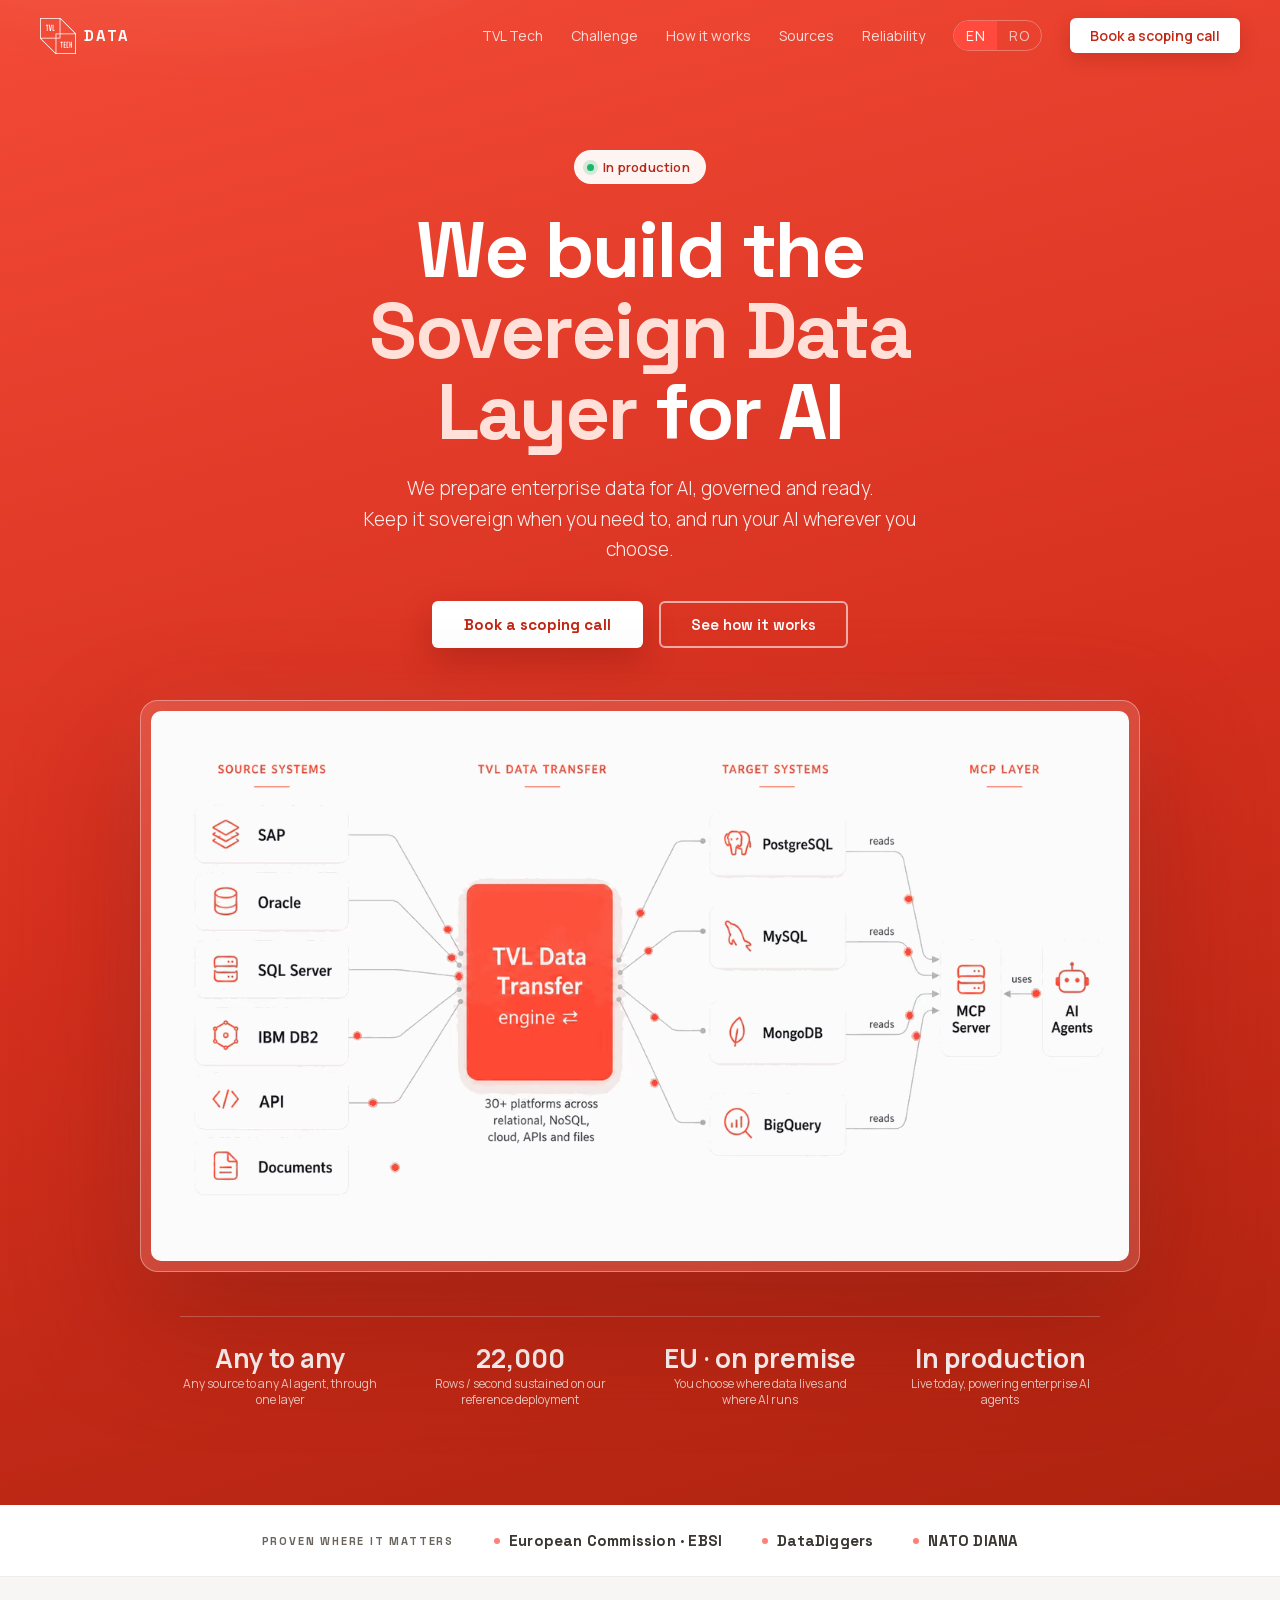
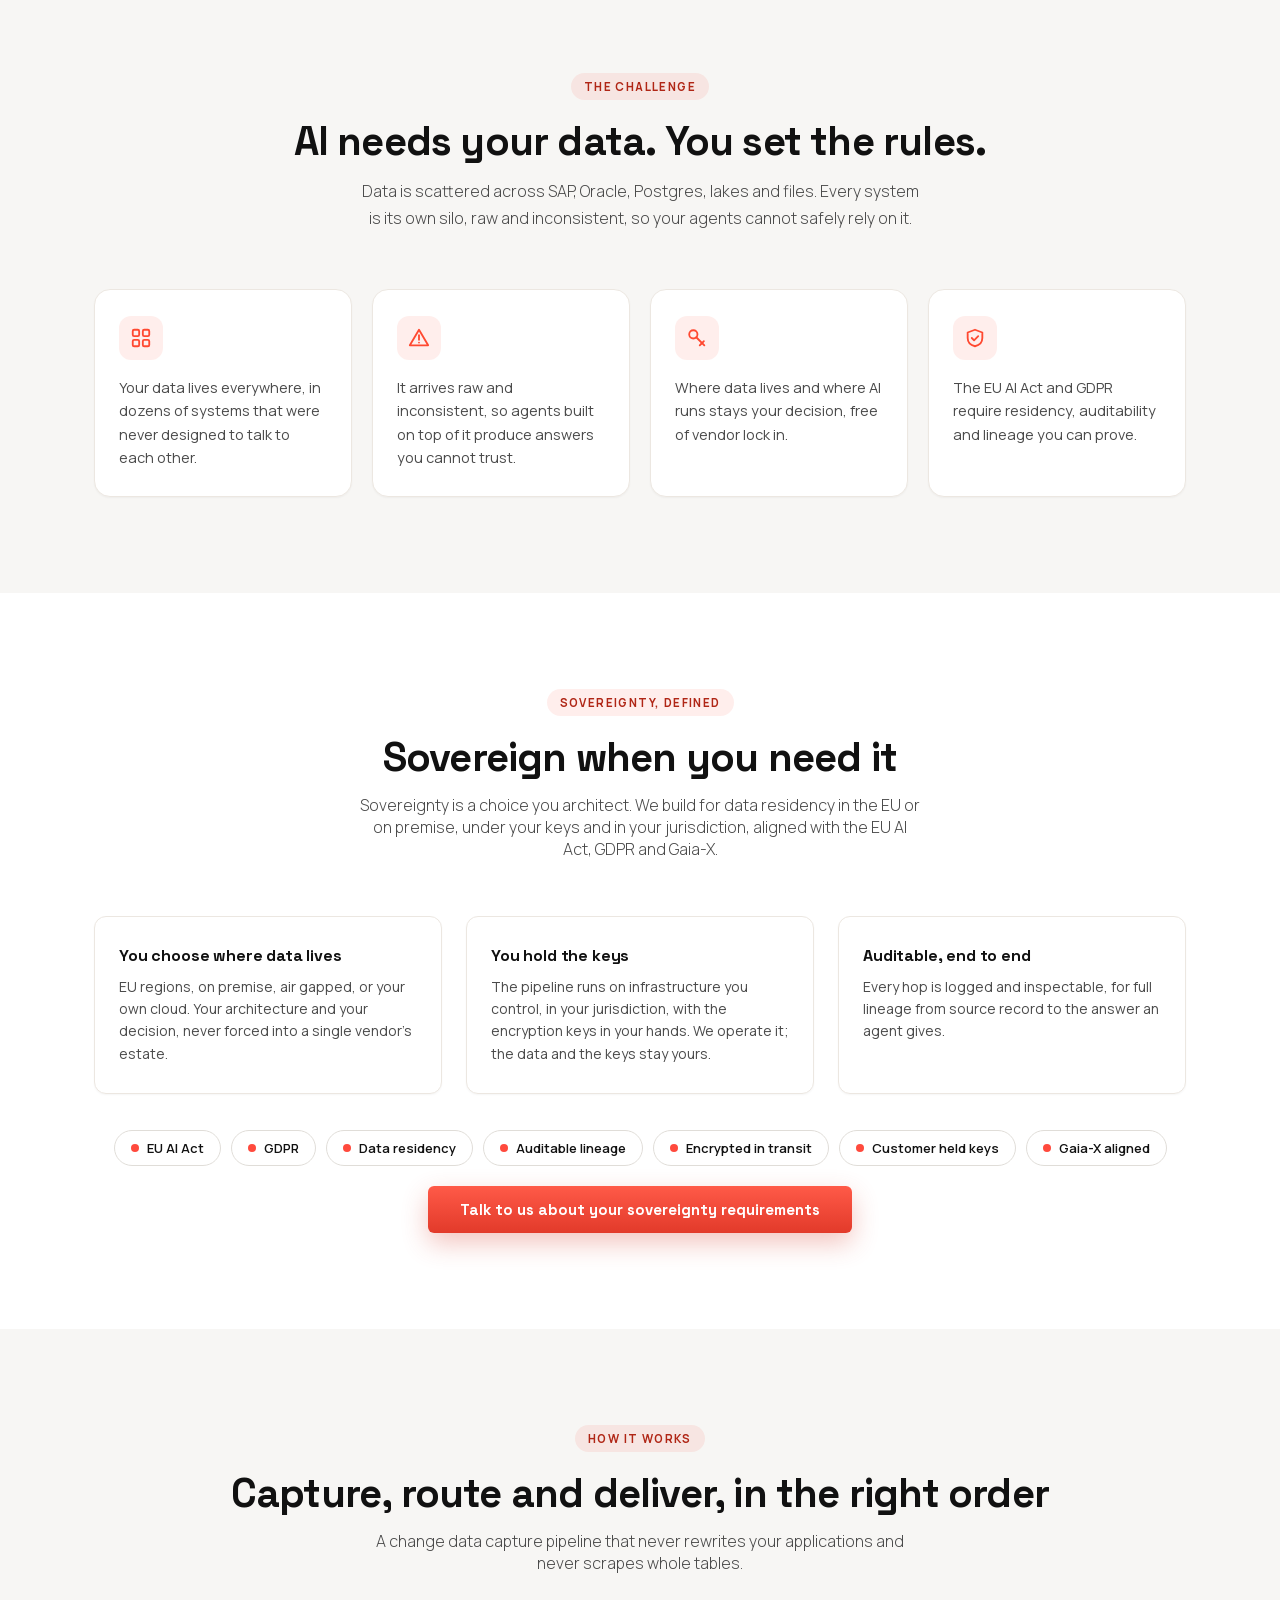
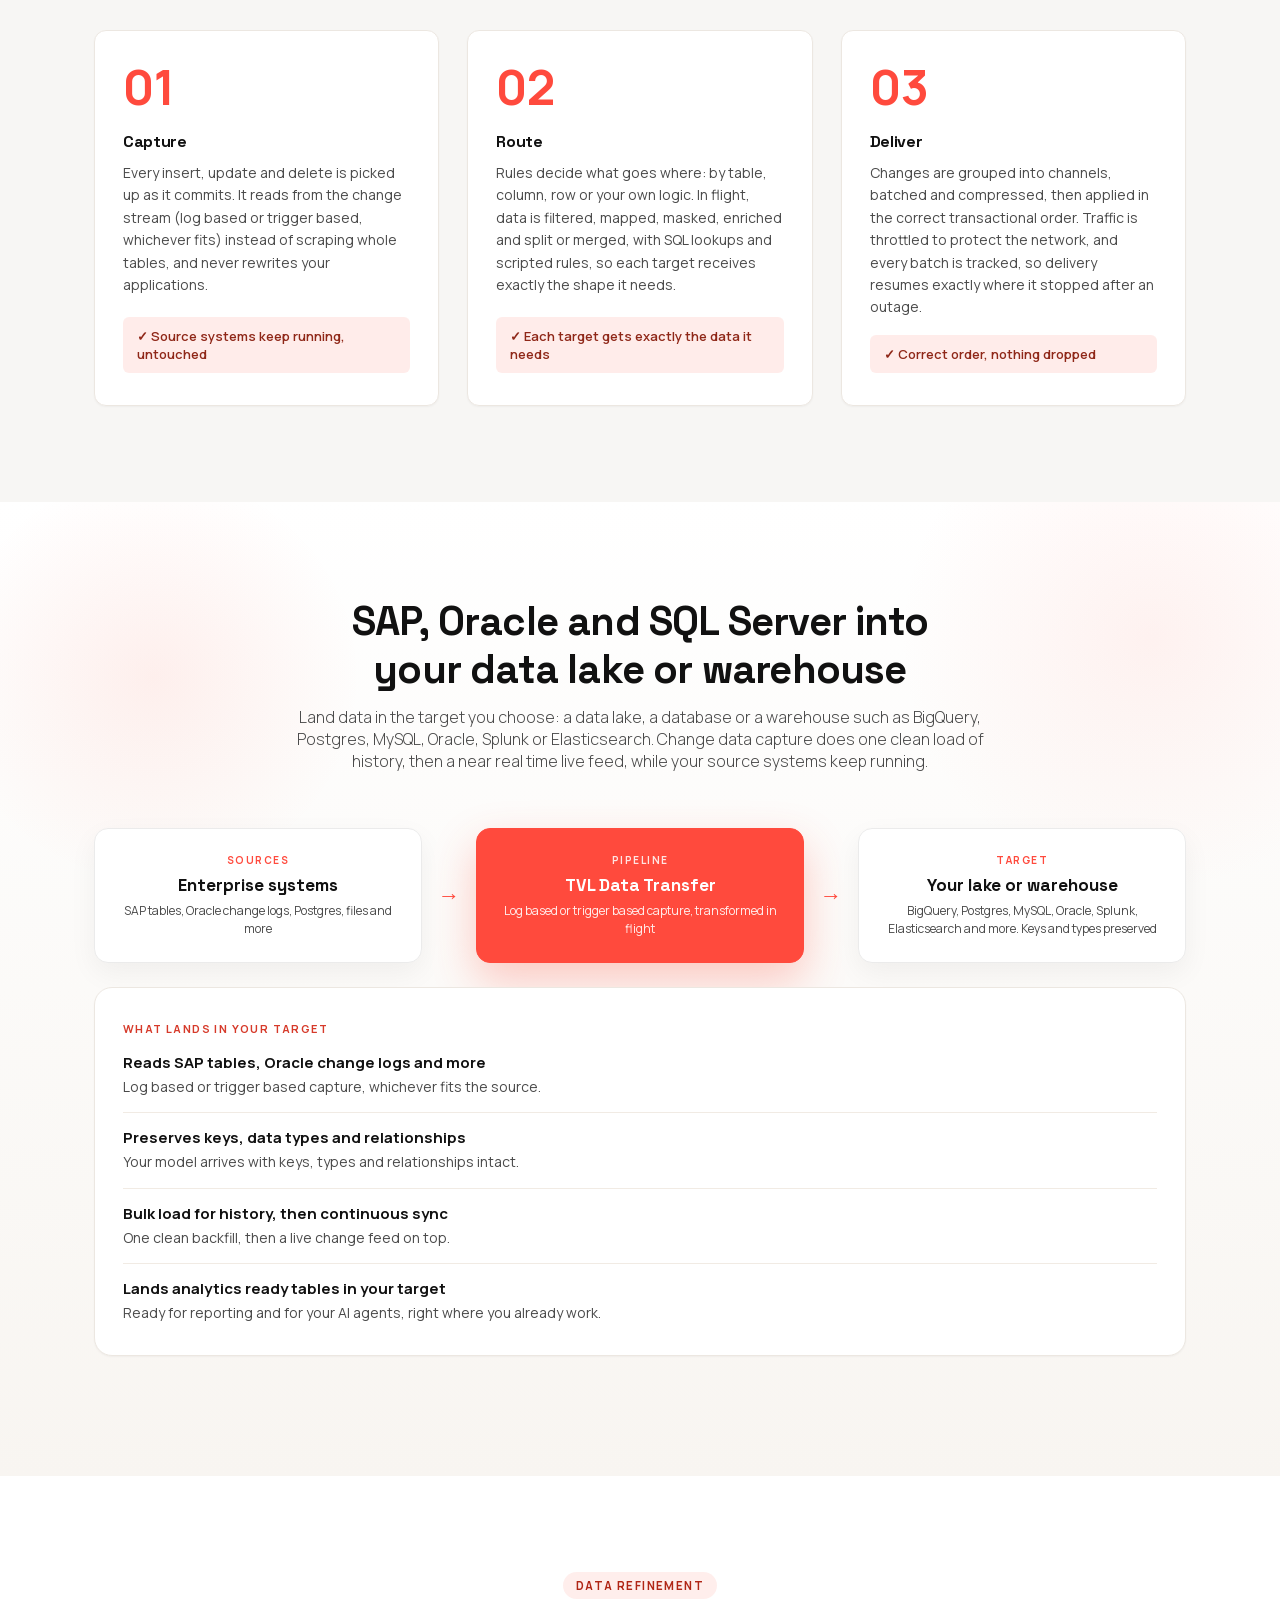
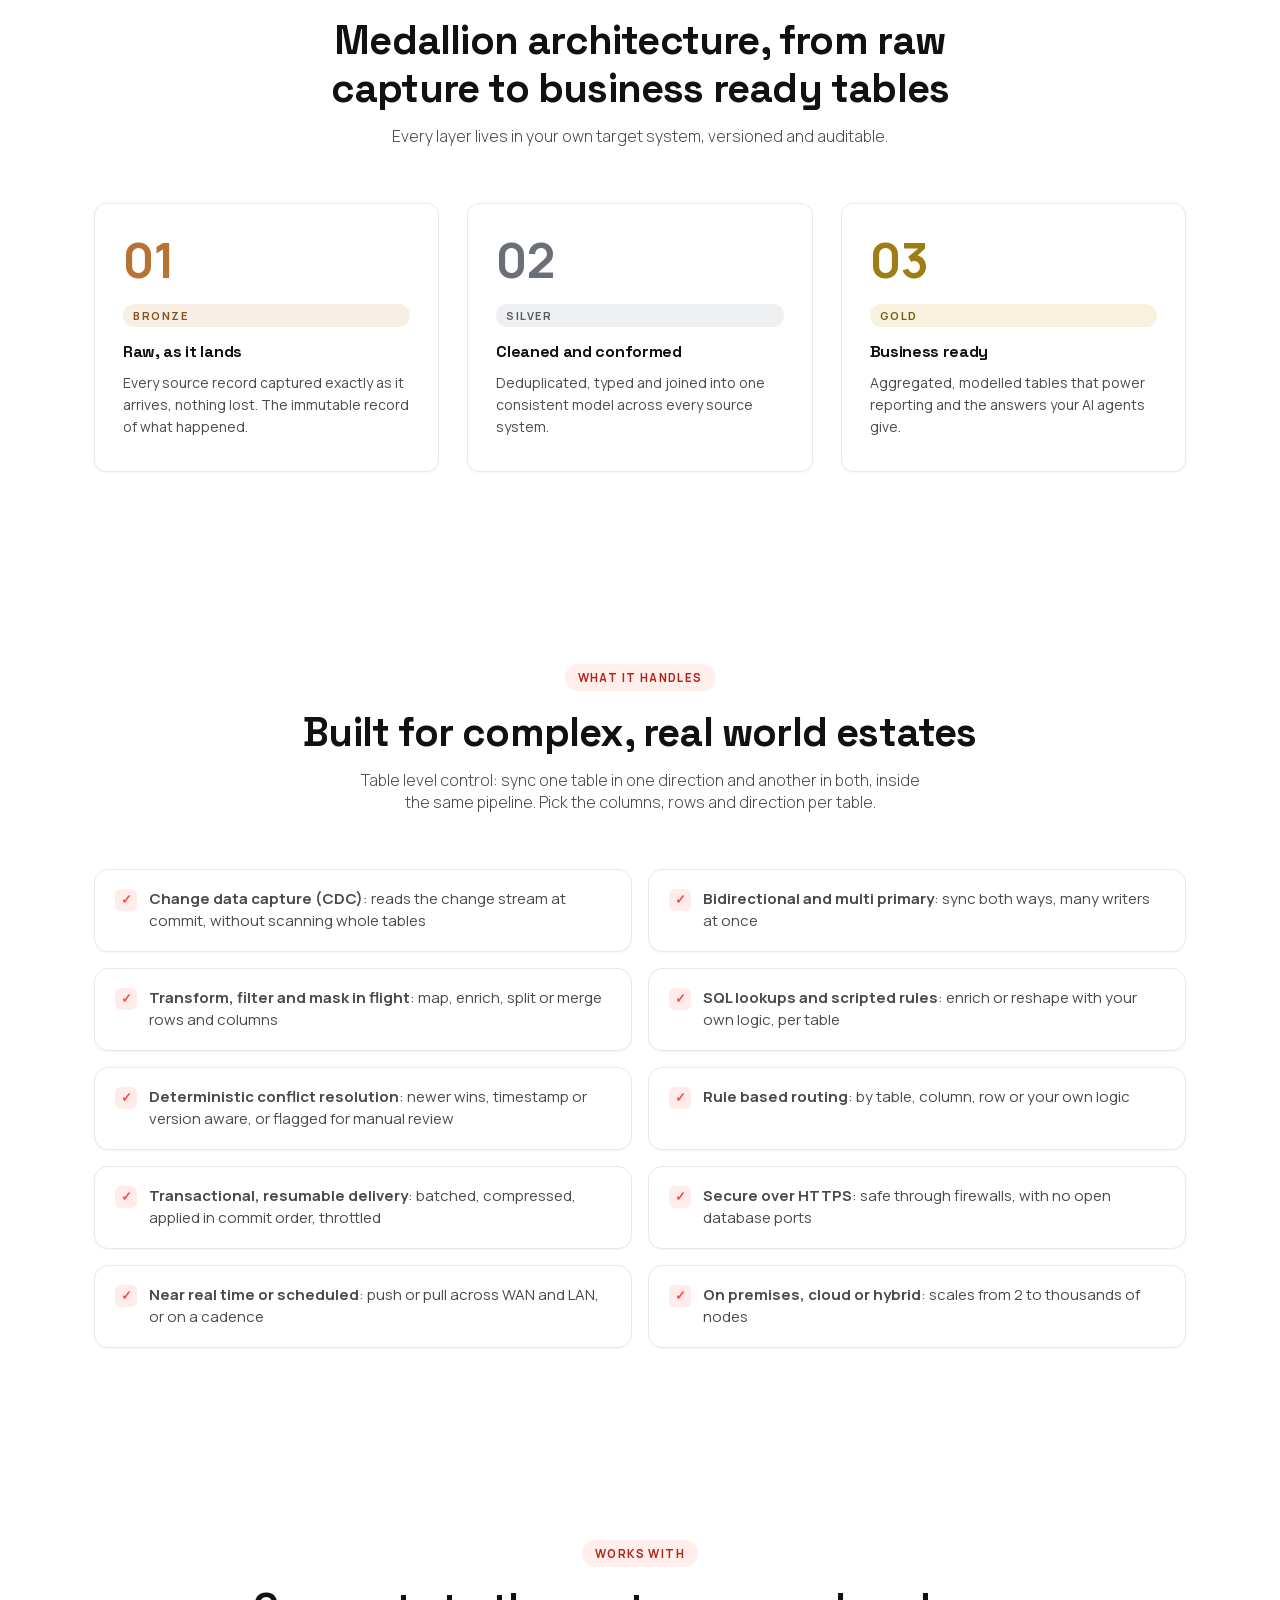
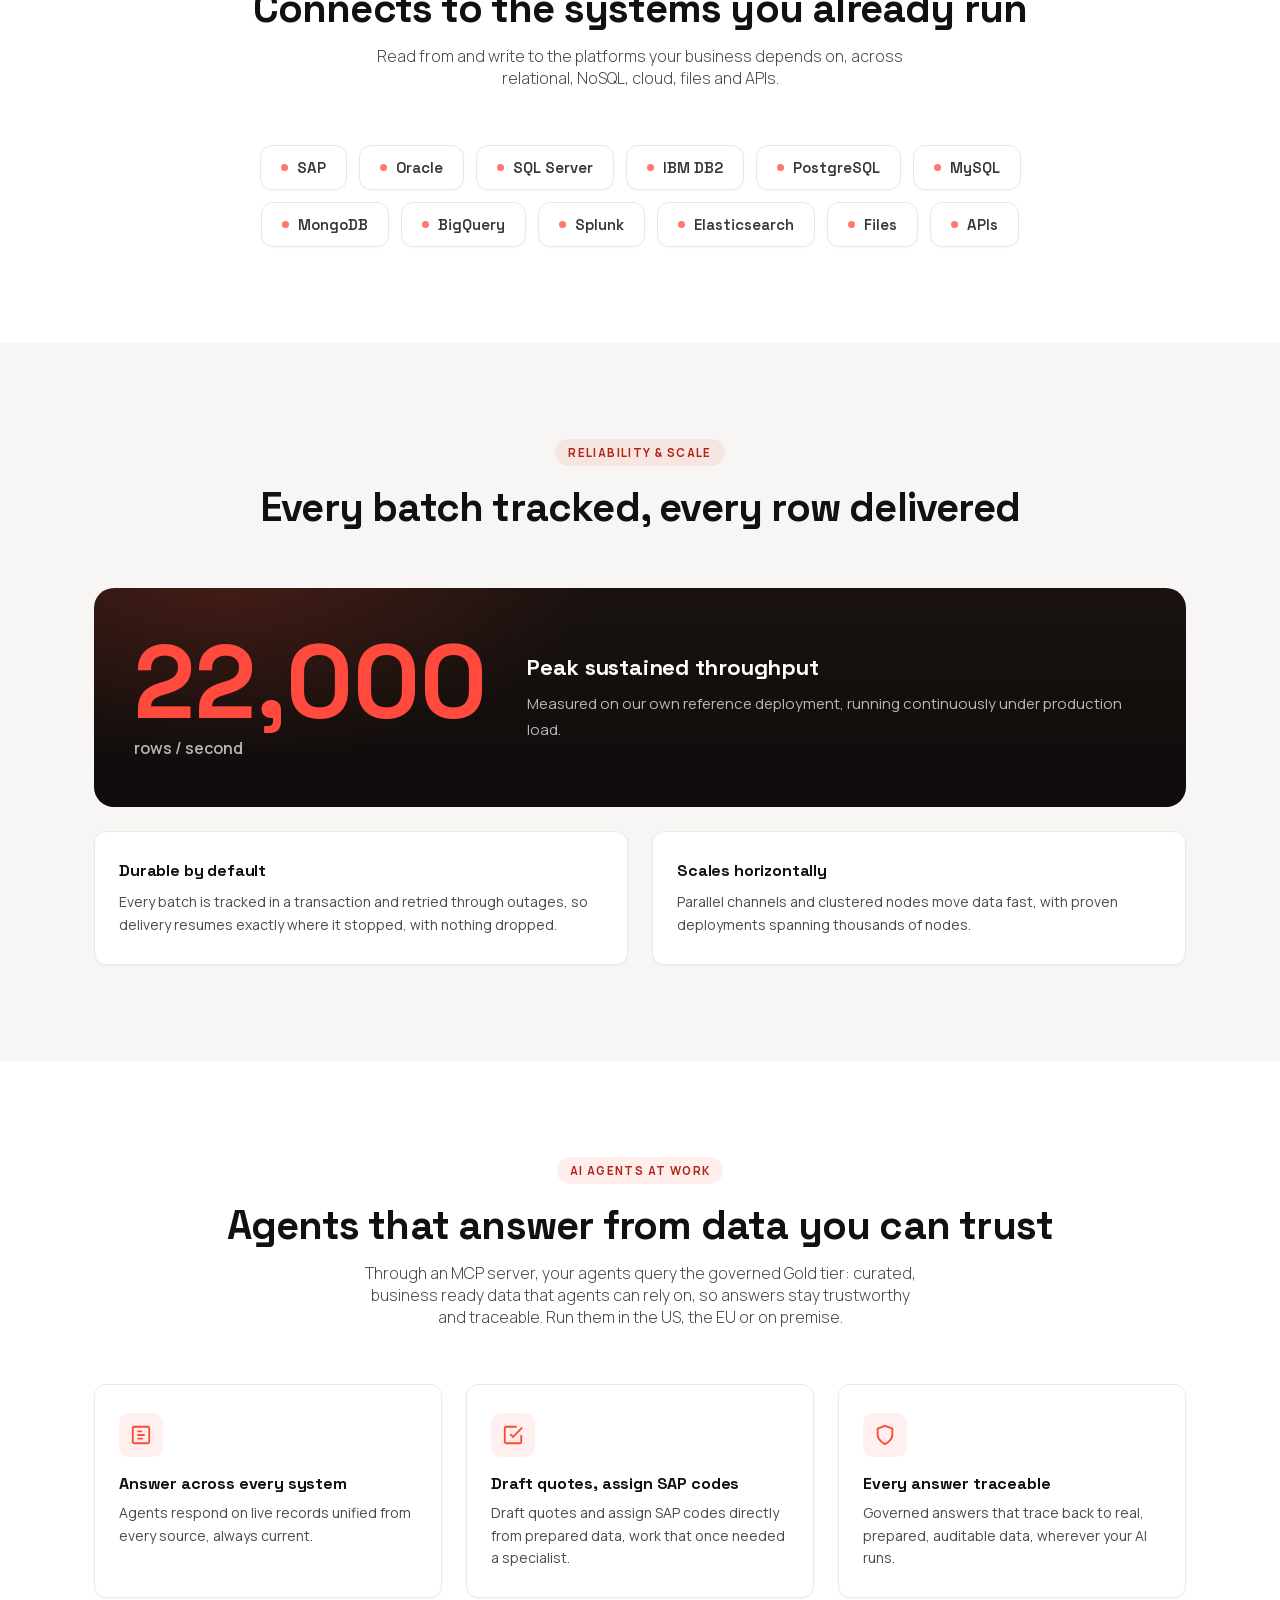
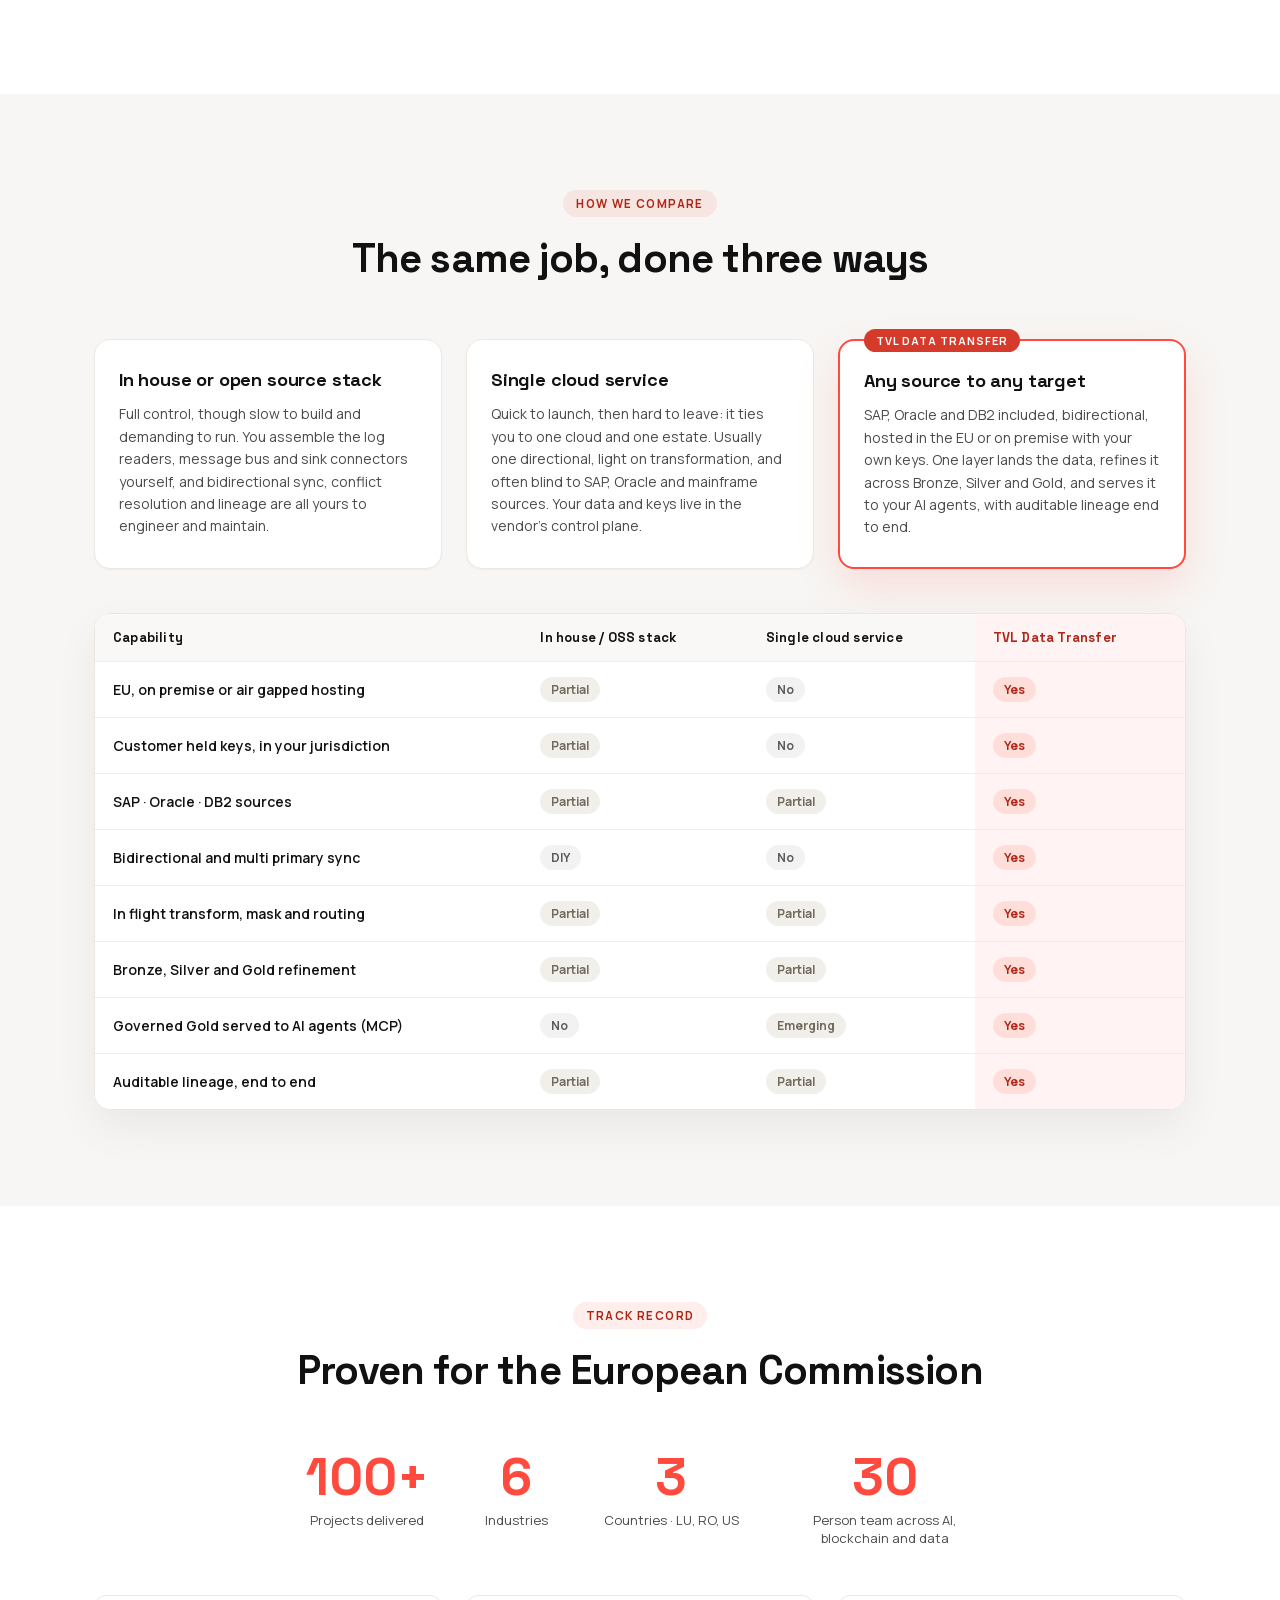
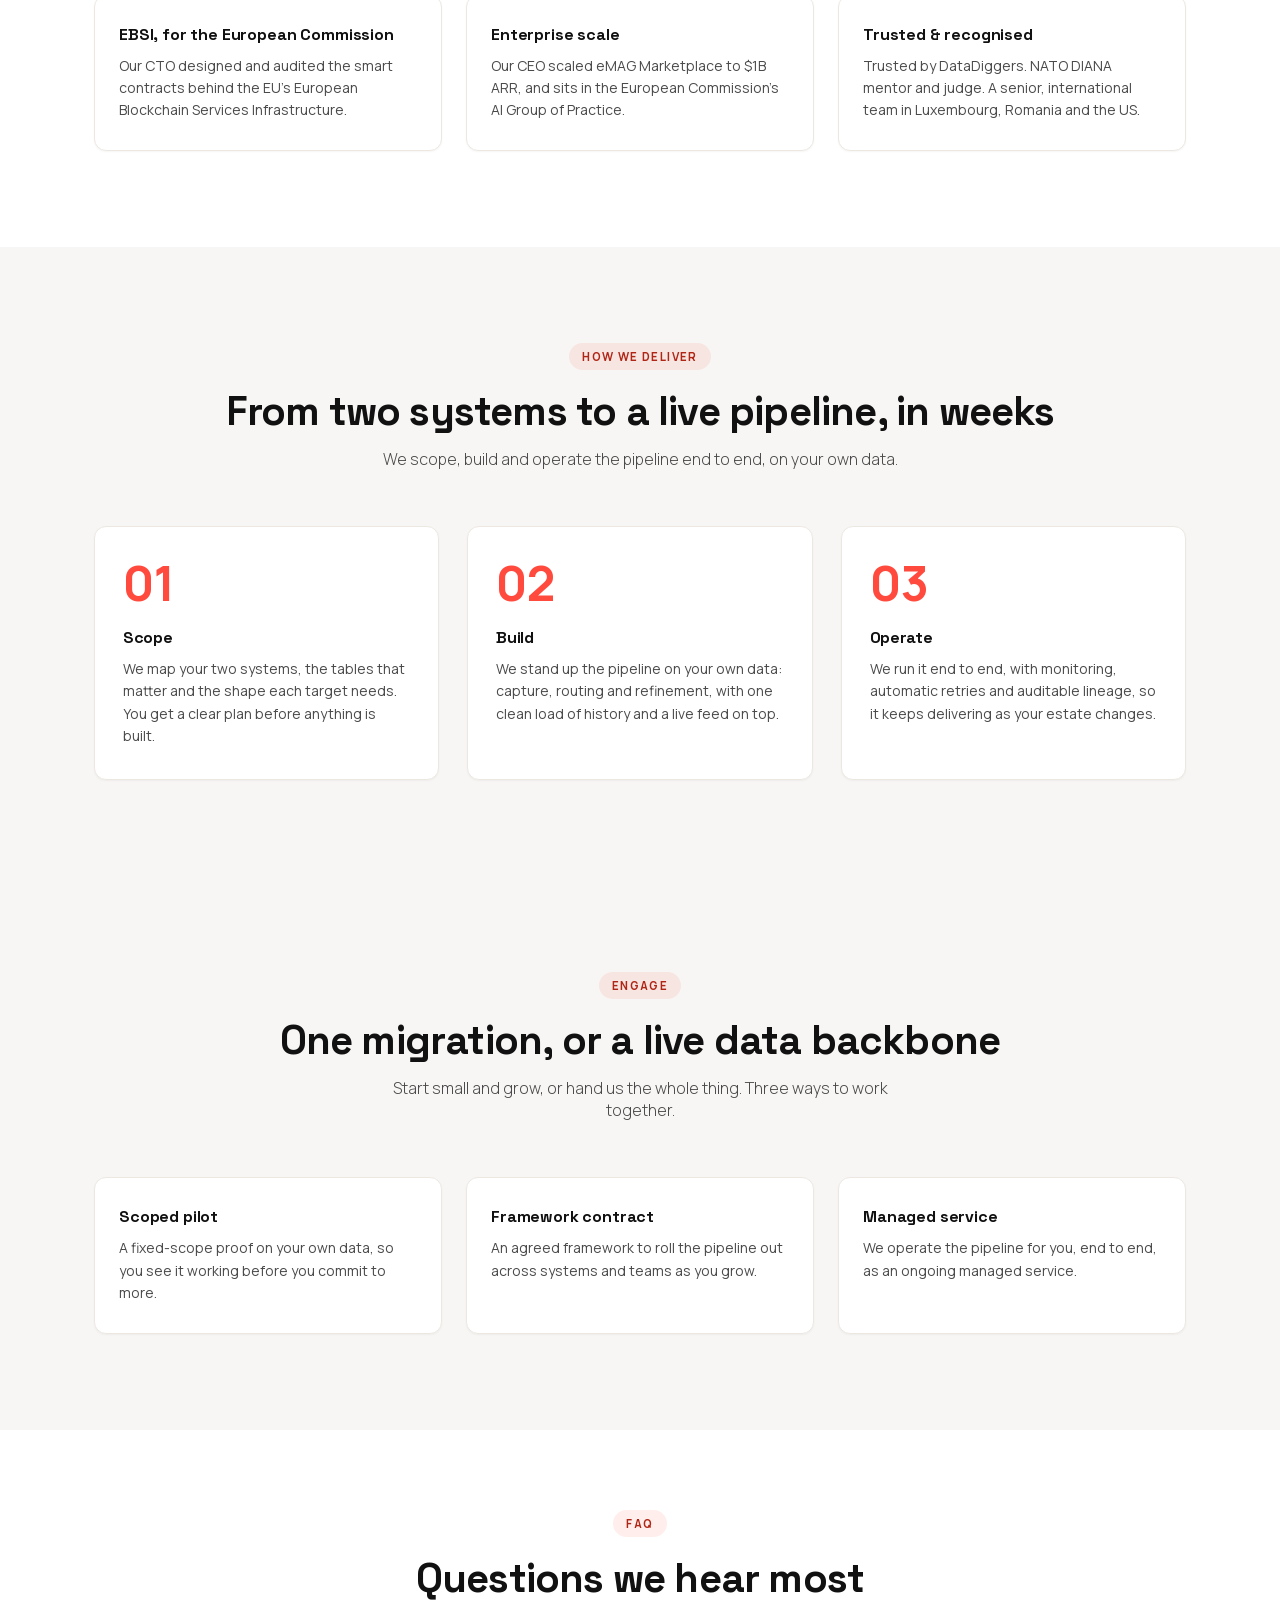
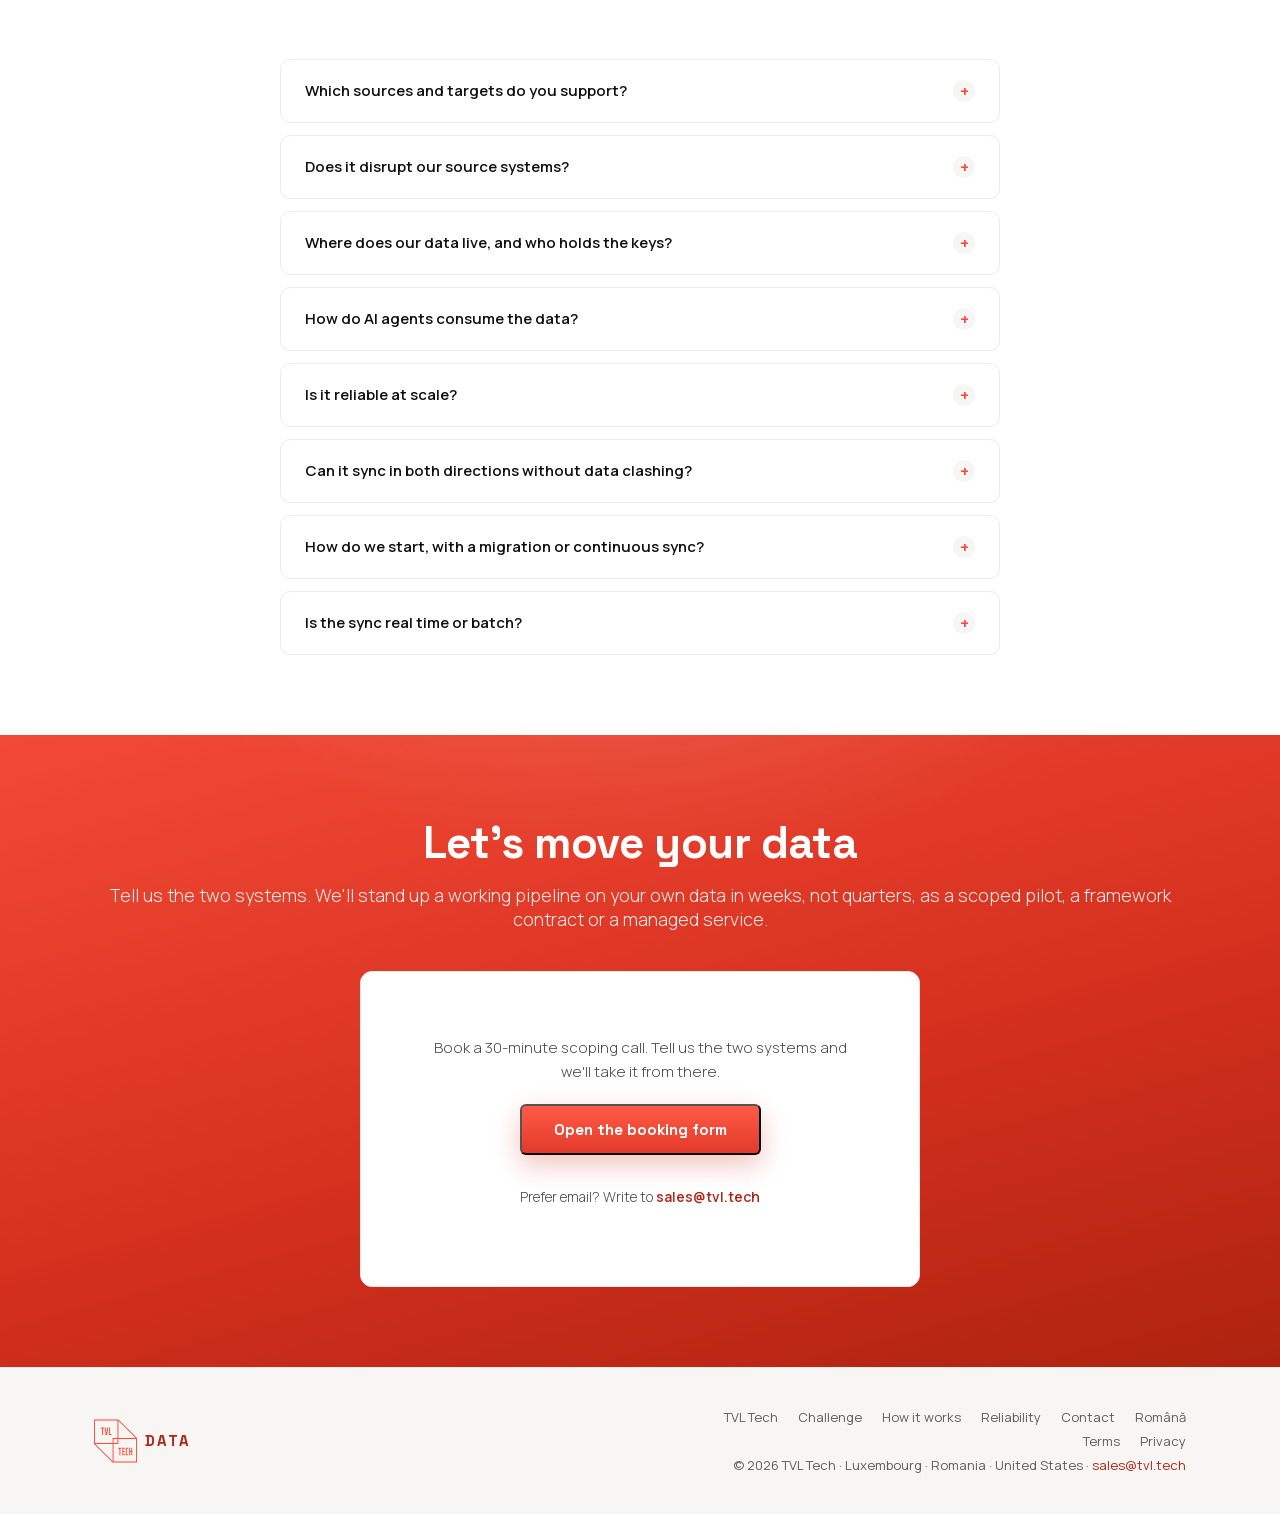
<file: index.html>
<!DOCTYPE html>
<html lang="en">
<head>
  <meta charset="UTF-8">
  <link rel="icon" type="image/svg+xml" href="favicon.svg">
  <link rel="apple-touch-icon" href="favicon.svg">
  <meta name="viewport" content="width=device-width, initial-scale=1.0">
  <meta name="theme-color" content="#ff4a3d">
  <link rel="preload" href="/fonts/space-grotesk-latin.woff2" as="font" type="font/woff2" crossorigin>
  <link rel="preload" href="/fonts/manrope-latin.woff2" as="font" type="font/woff2" crossorigin>
  <link rel="preload" as="image" href="/images/architecture-static.webp" fetchpriority="high">
  <title>TVL Data Transfer | The Sovereign Data Layer for AI</title>
  <meta name="description" content="Near real time change data capture from SAP, Oracle and SQL Server into your data lake, database or warehouse, refined and served to AI agents via MCP. Your data, your keys, your region.">
  <meta property="og:title" content="TVL Data Transfer: The Sovereign Data Layer for AI">
  <meta property="og:description" content="Any source to any AI agent, governed and ready. CDC into your lake, database or warehouse, refined and auditable, queried through an MCP server. EU AI Act and GDPR aligned.">
  <meta property="og:type" content="website">
  <meta property="og:url" content="https://data.tvl.tech/">
  <meta property="og:image" content="https://data.tvl.tech/images/architecture-static.png">
  <meta property="og:image:width" content="1280">
  <meta property="og:image:height" content="720">
  <meta property="og:image:alt" content="TVL Data Transfer architecture: enterprise sources through the engine into your target, served to AI agents via an MCP server.">
  <meta property="og:locale" content="en_US">
  <meta property="og:locale:alternate" content="ro_RO">
  <meta property="og:site_name" content="TVL Data Transfer">

  <!-- Twitter Card -->
  <meta name="twitter:card" content="summary_large_image">
  <meta name="twitter:title" content="TVL Data Transfer: The Sovereign Data Layer for AI">
  <meta name="twitter:description" content="Any source to any AI agent, governed and ready. CDC into your lake, database or warehouse, refined and auditable, queried through an MCP server.">
  <meta name="twitter:image" content="https://data.tvl.tech/images/architecture-static.png">

  <!-- Canonical + alternates -->
  <link rel="canonical" href="https://data.tvl.tech/">
  <link rel="alternate" hreflang="en" href="https://data.tvl.tech/">
  <link rel="alternate" hreflang="ro" href="https://data.tvl.tech/ro/">
  <link rel="alternate" hreflang="x-default" href="https://data.tvl.tech/">

  <!-- Robots -->
  <meta name="robots" content="index, follow, max-image-preview:large, max-snippet:-1">
  <meta name="author" content="TVL Tech">

  <!-- Schema.org JSON-LD -->
  <script type="application/ld+json">
  {
    "@context": "https://schema.org",
    "@type": "SoftwareApplication",
    "name": "TVL Data Transfer",
    "applicationCategory": "BusinessApplication",
    "operatingSystem": "Cloud, on premise, hybrid",
    "description": "The sovereign data layer for AI. Change data capture from enterprise sources into your data lake, database or warehouse, refined across Bronze, Silver and Gold and queried by AI agents through an MCP server. EU AI Act and GDPR aligned.",
    "provider": {
      "@type": "Organization",
      "name": "TVL Tech",
      "url": "https://tvl.tech/",
      "logo": "https://data.tvl.tech/favicon.svg",
      "areaServed": ["LU", "RO", "US", "EU"]
    },
    "offers": {
      "@type": "Offer",
      "availability": "https://schema.org/InStock"
    }
  }
  </script>

  <!-- FAQ structured data (rich results + AI answer engines) -->
  <script type="application/ld+json">
  {
    "@context": "https://schema.org",
    "@type": "FAQPage",
    "inLanguage": "en",
    "mainEntity": [
      { "@type": "Question", "name": "Which sources and targets do you support?", "acceptedAnswer": { "@type": "Answer", "text": "Enterprise sources such as SAP, Oracle, SQL Server, DB2, Postgres, data lakes and files, captured log based or trigger based. Targets are yours to choose: BigQuery, Postgres, MySQL, Oracle, Splunk, Elasticsearch and other lakes, databases and warehouses, refined across Bronze, Silver and Gold. Any source to any target." } },
      { "@type": "Question", "name": "Does it disrupt our source systems?", "acceptedAnswer": { "@type": "Answer", "text": "No. It reads from the change stream rather than scraping whole tables, and never rewrites your applications. We do one clean bulk load of history, then a continuous live sync on top, while your systems keep running throughout." } },
      { "@type": "Question", "name": "Where does our data live, and who holds the keys?", "acceptedAnswer": { "@type": "Answer", "text": "Wherever you decide: EU regions, on premise, or your own cloud. You keep your infrastructure and your encryption keys; we operate the pipeline while you keep control. Every hop is logged for full, auditable lineage." } },
      { "@type": "Question", "name": "How do AI agents consume the data?", "acceptedAnswer": { "@type": "Answer", "text": "Through an MCP server, your agents query the governed Gold tier data directly. They run in the US, the EU or on premise, and every answer is traceable to real, prepared, auditable records." } },
      { "@type": "Question", "name": "Is it reliable at scale?", "acceptedAnswer": { "@type": "Answer", "text": "Every batch is tracked in a transaction and retried through outages, so delivery resumes where it stopped with nothing dropped. Peak sustained throughput on our reference deployment is 22,000 rows per second, and it scales from 2 to thousands of nodes." } },
      { "@type": "Question", "name": "Can it sync in both directions without data clashing?", "acceptedAnswer": { "@type": "Answer", "text": "Yes. The pipeline runs bidirectional and multi primary, so several systems can write at once. Conflicts are detected on the primary key, changed data, or a timestamp or version column, then resolved with a deterministic strategy such as newer wins, or flagged for manual review, and you set the rule per table." } },
      { "@type": "Question", "name": "How do we start, with a migration or continuous sync?", "acceptedAnswer": { "@type": "Answer", "text": "Either. We scope, build and operate the pipeline end to end: a single migration off a legacy system, a continuous sync between platforms, or a permanent integration layer. Tell us the two systems and we stand up a working pipeline on your own data in weeks, not quarters." } },
      { "@type": "Question", "name": "Is the sync real time or batch?", "acceptedAnswer": { "@type": "Answer", "text": "Near real time. Change data capture reads each committed change from the log or from triggers as it happens, not on a nightly schedule. Every change is tracked in a transaction and delivered in order, so your target stays current while your source systems keep running." } }
    ]
  }
  </script>

  <!-- Organization (entity grounding for search + AI answer engines) -->
  <script type="application/ld+json">
  {
    "@context": "https://schema.org",
    "@type": "Organization",
    "name": "TVL Tech",
    "url": "https://tvl.tech/",
    "logo": "https://data.tvl.tech/favicon.svg",
    "description": "TVL Tech builds the sovereign data layer for AI: it moves enterprise data from any source to any target and serves it to AI agents, governed and ready, in the EU or on premise.",
    "areaServed": ["Luxembourg", "Romania", "United States", "European Union"],
    "sameAs": ["https://tvltech.lu", "https://academy.tvl.tech"],
    "knowsAbout": ["change data capture", "data sovereignty", "EU AI Act", "Model Context Protocol", "data lakes", "BigQuery", "AI agents"]
  }
  </script>

  <!-- VideoObject for the architecture animation (video search + AI grounding) -->
  <script type="application/ld+json">
  {
    "@context": "https://schema.org",
    "@type": "VideoObject",
    "name": "How TVL Data Transfer moves enterprise data to AI agents",
    "description": "Animated architecture overview: enterprise sources (SAP, Oracle, SQL Server, DB2, APIs, files) flow through the TVL Data Transfer engine into your target (BigQuery, Postgres, MySQL, MongoDB and more), then an MCP server serves the governed data to AI agents.",
    "thumbnailUrl": "https://data.tvl.tech/images/architecture-static.png",
    "contentUrl": "https://data.tvl.tech/images/architecture.mp4",
    "uploadDate": "2026-08-07",
    "inLanguage": "en"
  }
  </script>
  <link rel="stylesheet" href="index.css">
</head>
<body>

<a class="skip-link" href="#main">Skip to content</a>

<!-- ── NAV ── -->
<nav aria-label="Primary">
  <a class="nav-logo" href="#">
    <svg height="40" width="36" viewBox="107 107 786 786" fill="none" xmlns="http://www.w3.org/2000/svg">
      <path d="M892.95 447.19L552.77 107.06V106.92H106.92V552.81L447.19 893.07H893.08L892.95 447.18V447.19ZM868.91 447.19H552.78V131.19L868.91 447.18V447.19ZM123.99 123.99H535.71V447.19H447.19V535.75H123.99V123.99ZM535.71 464.25V535.75H464.25V464.25H535.71ZM131.04 552.81H447.19V868.94L131.04 552.81ZM876.01 876.01H464.25V552.81H552.77V464.25H876.01V876.01Z" fill="#FF4931"/>
      <path d="M290.55 255.08V272.11H273.12V389.18H255.88V281.12L236.53 272.11V255.08H290.55Z" fill="#FF4931"/>
      <path d="M366.8 255.08L346.7 389.18H321.03L300.92 255.08H318.53L329.85 330.57L331.7 342.92H336.02L337.88 330.57L349.19 255.08H366.8Z" fill="#FF4931"/>
      <path d="M424.68 372.12V389.18H382.92V255.08H400.17V372.12H424.68Z" fill="#FF4931"/>
      <path d="M552.77 641.5L572.22 650.55V759.11H589.54V658.63V641.5H607.06V624.37H552.77V641.5Z" fill="#FF4931"/>
      <path d="M642.28 700.21H668.27V683.08H642.28L641.92 641.5H668.84V624.37H636.12H624.96V641.5V651.53V759.11H626.91H668.84H669.45V741.98H642.28V700.21Z" fill="#FF4931"/>
      <path d="M687.35 741.98V759.11H729.89V741.98H704.67V641.5H729.89V624.37H687.35V741.98Z" fill="#FF4931"/>
      <path d="M788.8 624.37V683.08H767.63V624.37H750.3V759.11H767.63V700.21H788.8V759.11H806.12V624.37H788.8Z" fill="#FF4931"/>
    </svg>
    <span class="nav-logo-text">DATA</span>
  </a>
  <button class="hamburger" id="hamburger" aria-label="Open menu" aria-expanded="false" aria-controls="nav-links">
    <span></span><span></span><span></span>
  </button>
  <div class="nav-links" id="nav-links">
    <a href="https://tvl.tech" target="_blank" rel="noopener">TVL Tech</a>
    <a href="#challenge">Challenge</a>
    <a href="#how">How it works</a>
    <a href="#sources">Sources</a>
    <a href="#reliability">Reliability</a>
    <span class="lang-toggle" role="group" aria-label="Language">
      <a href="/" class="active" hreflang="en" aria-current="true">EN</a>
      <a href="/ro/" hreflang="ro" aria-label="Switch to Romanian">RO</a>
    </span>
    <a href="#contact" class="btn-nav">Book a scoping call</a>
  </div>
</nav>

<main id="main">

<!-- ── HERO ── -->
<section class="hero">
  <div class="hero-content">
    <div class="hero-pill"><span class="dot"></span>In production</div>
    <div class="hero-label">Data Sovereignty · AI · TVL Tech</div>
    <h1>We build the <span>Sovereign Data Layer</span> for AI</h1>
    <p>We prepare enterprise data for AI, governed and ready.<br>Keep it sovereign when you need to, and run your AI wherever you choose.</p>
    <div class="hero-btns">
      <a href="#contact" class="btn-primary">Book a scoping call</a>
      <a href="#how" class="btn-ghost">See how it works</a>
    </div>
    <figure class="hero-architecture">
      <video class="motion" autoplay muted loop playsinline width="1280" height="720" poster="images/architecture-static.webp" aria-label="TVL Data Transfer architecture: source systems (SAP, Oracle, SQL Server, IBM DB2, APIs, documents) flow through the TVL Data Transfer engine into target databases (PostgreSQL, MySQL, MongoDB, BigQuery); an MCP server then serves the data to AI agents.">
        <source src="images/architecture.webm" type="video/webm">
        <source src="images/architecture.mp4" type="video/mp4">
      </video>
      <img class="static" src="images/architecture-static.webp" width="1280" height="720" alt="TVL Data Transfer architecture: source systems (SAP, Oracle, SQL Server, IBM DB2, APIs, documents) flow through the TVL Data Transfer engine into target databases (PostgreSQL, MySQL, MongoDB, BigQuery); an MCP server then serves the data to AI agents.">
    </figure>
    <div class="hero-stats">
      <div class="hero-stat">
        <div class="num">Any to any</div>
        <div class="lbl">Any source to any AI agent, through one layer</div>
      </div>
      <div class="hero-stat">
        <div class="num">22,000</div>
        <div class="lbl">Rows / second sustained on our reference deployment</div>
      </div>
      <div class="hero-stat">
        <div class="num">EU · on premise</div>
        <div class="lbl">You choose where data lives and where AI runs</div>
      </div>
      <div class="hero-stat">
        <div class="num">In production</div>
        <div class="lbl">Live today, powering enterprise AI agents</div>
      </div>
    </div>
  </div>
</section>

<!-- ── CREDIBILITY STRIP ── -->
<section class="cred-strip" aria-label="Proven with">
  <div class="container">
    <span class="cred-label">Proven where it matters</span>
    <span class="cred-item">European Commission · EBSI</span>
    <span class="cred-item">DataDiggers</span>
    <span class="cred-item">NATO DIANA</span>
  </div>
</section>

<!-- ── THE CHALLENGE ── -->
<section class="problema" id="challenge">
  <div class="container">
    <div class="section-title-center fade-in">
      <span class="red-label">The challenge</span>
      <h2 class="section-h2">AI needs your data. You set the rules.</h2>
      <p>Data is scattered across SAP, Oracle, Postgres, lakes and files. Every system is its own silo, raw and inconsistent, so your agents cannot safely rely on it.</p>
    </div>
    <div class="pain-grid">
      <div class="pain-card fade-in">
        <div class="pc-icon"><svg viewBox="0 0 24 24" fill="none" stroke="rgb(255,73,49)" stroke-width="2"><rect x="3" y="3" width="7" height="7" rx="1.5"/><rect x="14" y="3" width="7" height="7" rx="1.5"/><rect x="3" y="14" width="7" height="7" rx="1.5"/><rect x="14" y="14" width="7" height="7" rx="1.5"/></svg></div>
        <p>Your data lives everywhere, in dozens of systems that were never designed to talk to each other.</p>
      </div>
      <div class="pain-card fade-in">
        <div class="pc-icon"><svg viewBox="0 0 24 24" fill="none" stroke="rgb(255,73,49)" stroke-width="2" stroke-linejoin="round" stroke-linecap="round"><path d="M12 3 L22 20 H2 Z"/><line x1="12" y1="9" x2="12" y2="14"/><line x1="12" y1="17" x2="12" y2="17"/></svg></div>
        <p>It arrives raw and inconsistent, so agents built on top of it produce answers you cannot trust.</p>
      </div>
      <div class="pain-card fade-in">
        <div class="pc-icon"><svg viewBox="0 0 24 24" fill="none" stroke="rgb(255,73,49)" stroke-width="2" stroke-linecap="round"><circle cx="8" cy="8" r="4.5"/><path d="M11.2 11.2 L20 20"/><path d="M17.5 17.5 l2 -2"/><path d="M15 20 l2 -2"/></svg></div>
        <p>Where data lives and where AI runs stays your decision, free of vendor lock in.</p>
      </div>
      <div class="pain-card fade-in">
        <div class="pc-icon"><svg viewBox="0 0 24 24" fill="none" stroke="rgb(255,73,49)" stroke-width="2" stroke-linejoin="round" stroke-linecap="round"><path d="M12 3 l8 3 v6 c0 5 -4 8 -8 9 c-4 -1 -8 -4 -8 -9 V6 Z"/><path d="M8.5 12 l2.5 2.5 L15.5 10"/></svg></div>
        <p>The EU AI Act and GDPR require residency, auditability and lineage you can prove.</p>
      </div>
    </div>
  </div>
</section>

<!-- ── SOVEREIGNTY ── -->
<section class="de-ce-acum" id="sovereignty">
  <div class="container">
    <div class="section-title-center fade-in">
      <span class="red-label">Sovereignty, defined</span>
      <h2 class="section-h2">Sovereign when you need it</h2>
      <p>Sovereignty is a choice you architect. We build for data residency in the EU or on premise, under your keys and in your jurisdiction, aligned with the EU AI Act, GDPR and Gaia-X.</p>
    </div>
    <div class="urgenta-grid">
      <div class="urgenta-card fade-in">
        <h3>You choose where data lives</h3>
        <p>EU regions, on premise, air gapped, or your own cloud. Your architecture and your decision, never forced into a single vendor's estate.</p>
      </div>
      <div class="urgenta-card fade-in">
        <h3>You hold the keys</h3>
        <p>The pipeline runs on infrastructure you control, in your jurisdiction, with the encryption keys in your hands. We operate it; the data and the keys stay yours.</p>
      </div>
      <div class="urgenta-card fade-in">
        <h3>Auditable, end to end</h3>
        <p>Every hop is logged and inspectable, for full lineage from source record to the answer an agent gives.</p>
      </div>
    </div>
    <div class="standards-band fade-in">
      <span class="standards-chip">EU AI Act</span>
      <span class="standards-chip">GDPR</span>
      <span class="standards-chip">Data residency</span>
      <span class="standards-chip">Auditable lineage</span>
      <span class="standards-chip">Encrypted in transit</span>
      <span class="standards-chip">Customer held keys</span>
      <span class="standards-chip">Gaia-X aligned</span>
    </div>
    <div class="urgenta-cta fade-in">
      <a class="btn-primary" href="#contact">Talk to us about your sovereignty requirements</a>
    </div>
  </div>
</section>

<!-- ── HOW IT WORKS ── -->
<section class="cum" id="how">
  <div class="container">
    <div class="section-title-center fade-in">
      <span class="red-label">How it works</span>
      <h2 class="section-h2">Capture, route and deliver, in the right order</h2>
      <p>A change data capture pipeline that never rewrites your applications and never scrapes whole tables.</p>
    </div>
    <div class="steps-grid">
      <div class="step-card fade-in">
        <div class="step-num">01</div>
        <h3>Capture</h3>
        <p>Every insert, update and delete is picked up as it commits. It reads from the change stream (log based or trigger based, whichever fits) instead of scraping whole tables, and never rewrites your applications.</p>
        <div class="step-result">✓ Source systems keep running, untouched</div>
      </div>
      <div class="step-card fade-in">
        <div class="step-num">02</div>
        <h3>Route</h3>
        <p>Rules decide what goes where: by table, column, row or your own logic. In flight, data is filtered, mapped, masked, enriched and split or merged, with SQL lookups and scripted rules, so each target receives exactly the shape it needs.</p>
        <div class="step-result">✓ Each target gets exactly the data it needs</div>
      </div>
      <div class="step-card fade-in">
        <div class="step-num">03</div>
        <h3>Deliver</h3>
        <p>Changes are grouped into channels, batched and compressed, then applied in the correct transactional order. Traffic is throttled to protect the network, and every batch is tracked, so delivery resumes exactly where it stopped after an outage.</p>
        <div class="step-result">✓ Correct order, nothing dropped</div>
      </div>
    </div>
  </div>
</section>

<!-- ── SOURCES ── -->
<section class="sprint-focus" id="sources">
  <div class="container">
    <div class="section-title-center fade-in">
      <h2 class="section-h2">SAP, Oracle and SQL Server into your data lake or warehouse</h2>
      <p>Land data in the target you choose: a data lake, a database or a warehouse such as BigQuery, Postgres, MySQL, Oracle, Splunk or Elasticsearch. Change data capture does one clean load of history, then a near real time live feed, while your source systems keep running.</p>
    </div>

    <div class="flow-diagram fade-in">
      <div class="flow-node">
        <div class="flow-kicker">Sources</div>
        <div class="flow-title">Enterprise systems</div>
        <div class="flow-sub">SAP tables, Oracle change logs, Postgres, files and more</div>
      </div>
      <div class="flow-arrow">→</div>
      <div class="flow-node is-core">
        <div class="flow-kicker">Pipeline</div>
        <div class="flow-title">TVL Data Transfer</div>
        <div class="flow-sub">Log based or trigger based capture, transformed in flight</div>
      </div>
      <div class="flow-arrow">→</div>
      <div class="flow-node">
        <div class="flow-kicker">Target</div>
        <div class="flow-title">Your lake or warehouse</div>
        <div class="flow-sub">BigQuery, Postgres, MySQL, Oracle, Splunk, Elasticsearch and more. Keys and types preserved</div>
      </div>
    </div>

    <div class="sprint-top-grid" style="grid-template-columns:1fr;margin-top:24px;">
      <div class="sprint-overview-card fade-in">
        <span class="sprint-mini-label">What lands in your target</span>
        <div class="sprint-overview-notes" style="margin-top:0;padding-top:0;border-top:0;">
          <div class="sprint-overview-note">
            <strong>Reads SAP tables, Oracle change logs and more</strong>
            <p>Log based or trigger based capture, whichever fits the source.</p>
          </div>
          <div class="sprint-overview-note">
            <strong>Preserves keys, data types and relationships</strong>
            <p>Your model arrives with keys, types and relationships intact.</p>
          </div>
          <div class="sprint-overview-note">
            <strong>Bulk load for history, then continuous sync</strong>
            <p>One clean backfill, then a live change feed on top.</p>
          </div>
          <div class="sprint-overview-note">
            <strong>Lands analytics ready tables in your target</strong>
            <p>Ready for reporting and for your AI agents, right where you already work.</p>
          </div>
        </div>
      </div>
    </div>
  </div>
</section>

<!-- ── DATA REFINEMENT (MEDALLION) ── -->
<section class="cum" id="refinement" style="background:#fff;">
  <div class="container">
    <div class="section-title-center fade-in">
      <span class="red-label">Data refinement</span>
      <h2 class="section-h2">Medallion architecture, from raw capture to business ready tables</h2>
      <p>Every layer lives in your own target system, versioned and auditable.</p>
    </div>
    <div class="steps-grid">
      <div class="step-card tier-bronze fade-in">
        <div class="step-num">01</div>
        <span class="tier-badge">Bronze</span>
        <h3>Raw, as it lands</h3>
        <p>Every source record captured exactly as it arrives, nothing lost. The immutable record of what happened.</p>
      </div>
      <div class="step-card tier-silver fade-in">
        <div class="step-num">02</div>
        <span class="tier-badge">Silver</span>
        <h3>Cleaned and conformed</h3>
        <p>Deduplicated, typed and joined into one consistent model across every source system.</p>
      </div>
      <div class="step-card tier-gold fade-in">
        <div class="step-num">03</div>
        <span class="tier-badge">Gold</span>
        <h3>Business ready</h3>
        <p>Aggregated, modelled tables that power reporting and the answers your AI agents give.</p>
      </div>
    </div>
  </div>
</section>

<!-- ── WHAT IT HANDLES ── -->
<section class="customizat" id="capabilities">
  <div class="container">
    <div class="section-title-center fade-in">
      <span class="red-label">What it handles</span>
      <h2 class="section-h2">Built for complex, real world estates</h2>
      <p>Table level control: sync one table in one direction and another in both, inside the same pipeline. Pick the columns, rows and direction per table.</p>
    </div>
    <div class="capability-grid fade-in">
      <div class="capability-item"><span class="cap-check">✓</span><span><strong>Change data capture (CDC)</strong>: reads the change stream at commit, without scanning whole tables</span></div>
      <div class="capability-item"><span class="cap-check">✓</span><span><strong>Bidirectional and multi primary</strong>: sync both ways, many writers at once</span></div>
      <div class="capability-item"><span class="cap-check">✓</span><span><strong>Transform, filter and mask in flight</strong>: map, enrich, split or merge rows and columns</span></div>
      <div class="capability-item"><span class="cap-check">✓</span><span><strong>SQL lookups and scripted rules</strong>: enrich or reshape with your own logic, per table</span></div>
      <div class="capability-item"><span class="cap-check">✓</span><span><strong>Deterministic conflict resolution</strong>: newer wins, timestamp or version aware, or flagged for manual review</span></div>
      <div class="capability-item"><span class="cap-check">✓</span><span><strong>Rule based routing</strong>: by table, column, row or your own logic</span></div>
      <div class="capability-item"><span class="cap-check">✓</span><span><strong>Transactional, resumable delivery</strong>: batched, compressed, applied in commit order, throttled</span></div>
      <div class="capability-item"><span class="cap-check">✓</span><span><strong>Secure over HTTPS</strong>: safe through firewalls, with no open database ports</span></div>
      <div class="capability-item"><span class="cap-check">✓</span><span><strong>Near real time or scheduled</strong>: push or pull across WAN and LAN, or on a cadence</span></div>
      <div class="capability-item"><span class="cap-check">✓</span><span><strong>On premises, cloud or hybrid</strong>: scales from 2 to thousands of nodes</span></div>
    </div>
  </div>
</section>

<!-- ── WORKS WITH ── -->
<section class="cum" id="works-with" style="background:#fff;">
  <div class="container">
    <div class="section-title-center fade-in">
      <span class="red-label">Works with</span>
      <h2 class="section-h2">Connects to the systems you already run</h2>
      <p>Read from and write to the platforms your business depends on, across relational, NoSQL, cloud, files and APIs.</p>
    </div>
    <div class="logo-grid fade-in">
      <span class="logo-chip">SAP</span>
      <span class="logo-chip">Oracle</span>
      <span class="logo-chip">SQL Server</span>
      <span class="logo-chip">IBM DB2</span>
      <span class="logo-chip">PostgreSQL</span>
      <span class="logo-chip">MySQL</span>
      <span class="logo-chip">MongoDB</span>
      <span class="logo-chip">BigQuery</span>
      <span class="logo-chip">Splunk</span>
      <span class="logo-chip">Elasticsearch</span>
      <span class="logo-chip">Files</span>
      <span class="logo-chip">APIs</span>
    </div>
  </div>
</section>

<!-- ── RELIABILITY & SCALE ── -->
<section class="de-ce" id="reliability">
  <div class="container">
    <div class="section-title-center fade-in">
      <span class="red-label">Reliability &amp; scale</span>
      <h2 class="section-h2">Every batch tracked, every row delivered</h2>
    </div>
    <div class="metric-hero fade-in" style="margin-bottom:24px;">
      <div>
        <div class="metric-num">22,000</div>
        <div class="metric-unit">rows / second</div>
      </div>
      <div class="metric-copy">
        <h3>Peak sustained throughput</h3>
        <p>Measured on our own reference deployment, running continuously under production load.</p>
      </div>
    </div>
    <div class="urgenta-grid" style="grid-template-columns:repeat(2,1fr);">
      <div class="urgenta-card fade-in">
        <h3>Durable by default</h3>
        <p>Every batch is tracked in a transaction and retried through outages, so delivery resumes exactly where it stopped, with nothing dropped.</p>
      </div>
      <div class="urgenta-card fade-in">
        <h3>Scales horizontally</h3>
        <p>Parallel channels and clustered nodes move data fast, with proven deployments spanning thousands of nodes.</p>
      </div>
    </div>
  </div>
</section>

<!-- ── AI AGENTS AT WORK ── -->
<section class="avantaje" id="agents">
  <div class="container">
    <div class="section-title-center fade-in">
      <span class="red-label">AI agents at work</span>
      <h2 class="section-h2">Agents that answer from data you can trust</h2>
      <p>Through an MCP server, your agents query the governed Gold tier: curated, business ready data that agents can rely on, so answers stay trustworthy and traceable. Run them in the US, the EU or on premise.</p>
    </div>
    <div class="features-grid">
      <div class="feature-card fade-in">
        <div class="feature-icon">
          <svg viewBox="0 0 24 24" fill="none" stroke="rgb(255,73,49)" stroke-width="2"><rect x="3" y="3" width="18" height="18" rx="2"/><path d="M8 12h8M8 8h5M8 16h6"/></svg>
        </div>
        <h3>Answer across every system</h3>
        <p>Agents respond on live records unified from every source, always current.</p>
      </div>
      <div class="feature-card fade-in">
        <div class="feature-icon">
          <svg viewBox="0 0 24 24" fill="none" stroke="rgb(255,73,49)" stroke-width="2"><path d="M9 11l3 3L22 4"/><path d="M21 12v7a2 2 0 0 1-2 2H5a2 2 0 0 1-2-2V5a2 2 0 0 1 2-2h11"/></svg>
        </div>
        <h3>Draft quotes, assign SAP codes</h3>
        <p>Draft quotes and assign SAP codes directly from prepared data, work that once needed a specialist.</p>
      </div>
      <div class="feature-card fade-in">
        <div class="feature-icon">
          <svg viewBox="0 0 24 24" fill="none" stroke="rgb(255,73,49)" stroke-width="2"><path d="M12 22s8-4 8-10V5l-8-3-8 3v7c0 6 8 10 8 10z"/></svg>
        </div>
        <h3>Every answer traceable</h3>
        <p>Governed answers that trace back to real, prepared, auditable data, wherever your AI runs.</p>
      </div>
    </div>
  </div>
</section>

<!-- ── HOW WE COMPARE ── -->
<section class="cum" id="compare" style="background:var(--light-bg);">
  <div class="container">
    <div class="section-title-center fade-in">
      <span class="red-label">How we compare</span>
      <h2 class="section-h2">The same job, done three ways</h2>
    </div>
    <div class="compare-grid">
      <div class="compare-card fade-in">
        <h3>In house or open source stack</h3>
        <p>Full control, though slow to build and demanding to run. You assemble the log readers, message bus and sink connectors yourself, and bidirectional sync, conflict resolution and lineage are all yours to engineer and maintain.</p>
      </div>
      <div class="compare-card fade-in">
        <h3>Single cloud service</h3>
        <p>Quick to launch, then hard to leave: it ties you to one cloud and one estate. Usually one directional, light on transformation, and often blind to SAP, Oracle and mainframe sources. Your data and keys live in the vendor's control plane.</p>
      </div>
      <div class="compare-card is-winner fade-in">
        <span class="compare-badge">TVL Data Transfer</span>
        <h3>Any source to any target</h3>
        <p>SAP, Oracle and DB2 included, bidirectional, hosted in the EU or on premise with your own keys. One layer lands the data, refines it across Bronze, Silver and Gold, and serves it to your AI agents, with auditable lineage end to end.</p>
      </div>
    </div>

    <div class="sov-table-wrap fade-in">
      <table class="sov-table">
        <caption class="vh">How TVL Data Transfer compares with an in house or open source stack and a single cloud service, capability by capability.</caption>
        <thead>
          <tr>
            <th scope="col">Capability</th>
            <th scope="col">In house / OSS stack</th>
            <th scope="col">Single cloud service</th>
            <th scope="col" class="col-tvl">TVL Data Transfer</th>
          </tr>
        </thead>
        <tbody>
          <tr><th scope="row">EU, on premise or air gapped hosting</th><td><span class="cap-part">Partial</span></td><td><span class="cap-no">No</span></td><td class="col-tvl"><span class="cap-yes">Yes</span></td></tr>
          <tr><th scope="row">Customer held keys, in your jurisdiction</th><td><span class="cap-part">Partial</span></td><td><span class="cap-no">No</span></td><td class="col-tvl"><span class="cap-yes">Yes</span></td></tr>
          <tr><th scope="row">SAP · Oracle · DB2 sources</th><td><span class="cap-part">Partial</span></td><td><span class="cap-part">Partial</span></td><td class="col-tvl"><span class="cap-yes">Yes</span></td></tr>
          <tr><th scope="row">Bidirectional and multi primary sync</th><td><span class="cap-no">DIY</span></td><td><span class="cap-no">No</span></td><td class="col-tvl"><span class="cap-yes">Yes</span></td></tr>
          <tr><th scope="row">In flight transform, mask and routing</th><td><span class="cap-part">Partial</span></td><td><span class="cap-part">Partial</span></td><td class="col-tvl"><span class="cap-yes">Yes</span></td></tr>
          <tr><th scope="row">Bronze, Silver and Gold refinement</th><td><span class="cap-part">Partial</span></td><td><span class="cap-part">Partial</span></td><td class="col-tvl"><span class="cap-yes">Yes</span></td></tr>
          <tr><th scope="row">Governed Gold served to AI agents (MCP)</th><td><span class="cap-no">No</span></td><td><span class="cap-part">Emerging</span></td><td class="col-tvl"><span class="cap-yes">Yes</span></td></tr>
          <tr><th scope="row">Auditable lineage, end to end</th><td><span class="cap-part">Partial</span></td><td><span class="cap-part">Partial</span></td><td class="col-tvl"><span class="cap-yes">Yes</span></td></tr>
        </tbody>
      </table>
    </div>
  </div>
</section>

<!-- ── TRACK RECORD ── -->
<section class="trainer" id="track-record">
  <div class="container">
    <div class="section-title-center fade-in">
      <span class="red-label">Track record</span>
      <h2 class="section-h2" style="text-align:center;">Proven for the European Commission</h2>
    </div>
    <div class="record-band fade-in">
      <div class="record-stat">
        <div class="num">100+</div>
        <div class="lbl">Projects delivered</div>
      </div>
      <div class="record-stat">
        <div class="num">6</div>
        <div class="lbl">Industries</div>
      </div>
      <div class="record-stat">
        <div class="num">3</div>
        <div class="lbl">Countries · LU, RO, US</div>
      </div>
      <div class="record-stat">
        <div class="num">30</div>
        <div class="lbl">Person team across AI, blockchain and data</div>
      </div>
    </div>
    <div class="urgenta-grid">
      <div class="urgenta-card fade-in">
        <h3>EBSI, for the European Commission</h3>
        <p>Our CTO designed and audited the smart contracts behind the EU's European Blockchain Services Infrastructure.</p>
      </div>
      <div class="urgenta-card fade-in">
        <h3>Enterprise scale</h3>
        <p>Our CEO scaled eMAG Marketplace to $1B ARR, and sits in the European Commission's AI Group of Practice.</p>
      </div>
      <div class="urgenta-card fade-in">
        <h3>Trusted &amp; recognised</h3>
        <p>Trusted by DataDiggers. NATO DIANA mentor and judge. A senior, international team in Luxembourg, Romania and the US.</p>
      </div>
    </div>
  </div>
</section>

<!-- ── HOW WE DELIVER (process) ── -->
<section class="cum" id="process" style="background:var(--light-bg);">
  <div class="container">
    <div class="section-title-center fade-in">
      <span class="red-label">How we deliver</span>
      <h2 class="section-h2">From two systems to a live pipeline, in weeks</h2>
      <p>We scope, build and operate the pipeline end to end, on your own data.</p>
    </div>
    <div class="steps-grid">
      <div class="step-card fade-in">
        <div class="step-num">01</div>
        <h3>Scope</h3>
        <p>We map your two systems, the tables that matter and the shape each target needs. You get a clear plan before anything is built.</p>
      </div>
      <div class="step-card fade-in">
        <div class="step-num">02</div>
        <h3>Build</h3>
        <p>We stand up the pipeline on your own data: capture, routing and refinement, with one clean load of history and a live feed on top.</p>
      </div>
      <div class="step-card fade-in">
        <div class="step-num">03</div>
        <h3>Operate</h3>
        <p>We run it end to end, with monitoring, automatic retries and auditable lineage, so it keeps delivering as your estate changes.</p>
      </div>
    </div>
  </div>
</section>

<!-- ── HOW WE ENGAGE ── -->
<section class="de-ce" id="engage">
  <div class="container">
    <div class="section-title-center fade-in">
      <span class="red-label">Engage</span>
      <h2 class="section-h2">One migration, or a live data backbone</h2>
      <p>Start small and grow, or hand us the whole thing. Three ways to work together.</p>
    </div>
    <div class="urgenta-grid">
      <div class="urgenta-card fade-in">
        <h3>Scoped pilot</h3>
        <p>A fixed-scope proof on your own data, so you see it working before you commit to more.</p>
      </div>
      <div class="urgenta-card fade-in">
        <h3>Framework contract</h3>
        <p>An agreed framework to roll the pipeline out across systems and teams as you grow.</p>
      </div>
      <div class="urgenta-card fade-in">
        <h3>Managed service</h3>
        <p>We operate the pipeline for you, end to end, as an ongoing managed service.</p>
      </div>
    </div>
  </div>
</section>

<!-- ── FAQ ── -->
<section class="faq">
  <div class="container">
    <div class="section-title-center fade-in">
      <span class="red-label">FAQ</span>
      <h2 class="section-h2">Questions we hear most</h2>
    </div>
    <div class="faq-list">
      <div class="faq-item fade-in">
        <button class="faq-question" type="button">
          Which sources and targets do you support?
          <span class="faq-icon">+</span>
        </button>
        <div class="faq-answer">Enterprise sources such as SAP, Oracle, SQL Server, DB2, Postgres, data lakes and files, captured log based or trigger based. Targets are yours to choose: BigQuery, Postgres, MySQL, Oracle, Splunk, Elasticsearch and other lakes, databases and warehouses, refined across Bronze, Silver and Gold. Any source to any target.</div>
      </div>
      <div class="faq-item fade-in">
        <button class="faq-question" type="button">
          Does it disrupt our source systems?
          <span class="faq-icon">+</span>
        </button>
        <div class="faq-answer">No. It reads from the change stream rather than scraping whole tables, and never rewrites your applications. We do one clean bulk load of history, then a continuous live sync on top, while your systems keep running throughout.</div>
      </div>
      <div class="faq-item fade-in">
        <button class="faq-question" type="button">
          Where does our data live, and who holds the keys?
          <span class="faq-icon">+</span>
        </button>
        <div class="faq-answer">Wherever you decide: EU regions, on premise, or your own cloud. You keep your infrastructure and your encryption keys; we operate the pipeline while you keep control. Every hop is logged for full, auditable lineage.</div>
      </div>
      <div class="faq-item fade-in">
        <button class="faq-question" type="button">
          How do AI agents consume the data?
          <span class="faq-icon">+</span>
        </button>
        <div class="faq-answer">Through an MCP server, your agents query the governed Gold tier data directly. They run in the US, the EU or on premise, and every answer is traceable to real, prepared, auditable records.</div>
      </div>
      <div class="faq-item fade-in">
        <button class="faq-question" type="button">
          Is it reliable at scale?
          <span class="faq-icon">+</span>
        </button>
        <div class="faq-answer">Every batch is tracked in a transaction and retried through outages, so delivery resumes where it stopped with nothing dropped. Peak sustained throughput on our reference deployment is 22,000 rows/second, and it scales from 2 to thousands of nodes.</div>
      </div>
      <div class="faq-item fade-in">
        <button class="faq-question" type="button">
          Can it sync in both directions without data clashing?
          <span class="faq-icon">+</span>
        </button>
        <div class="faq-answer">Yes. The pipeline runs bidirectional and multi primary, so several systems can write at once. Conflicts are detected on the primary key, changed data, or a timestamp or version column, then resolved with a deterministic strategy such as newer wins, or flagged for manual review, and you set the rule per table.</div>
      </div>
      <div class="faq-item fade-in">
        <button class="faq-question" type="button">
          How do we start, with a migration or continuous sync?
          <span class="faq-icon">+</span>
        </button>
        <div class="faq-answer">Either. We scope, build and operate the pipeline end to end: a single migration off a legacy system, a continuous sync between platforms, or a permanent integration layer. Tell us the two systems and we stand up a working pipeline on your own data in weeks, not quarters.</div>
      </div>
      <div class="faq-item fade-in">
        <button class="faq-question" type="button">
          Is the sync real time or batch?
          <span class="faq-icon">+</span>
        </button>
        <div class="faq-answer">Near real time. Change data capture reads each committed change from the log or from triggers as it happens, not on a nightly schedule. Every change is tracked in a transaction and delivered in order, so your target stays current while your source systems keep running.</div>
      </div>
    </div>
  </div>
</section>

<!-- ── CTA + FORM ── -->
<section class="cta-section" id="contact">
  <div class="container">
    <div class="cta-inner">
      <h2>Let's move your data</h2>
      <p>Tell us the two systems. We'll stand up a working pipeline on your own data in weeks, not quarters, as a scoped pilot, a framework contract or a managed service.</p>
      <div class="contact-form-wrap">
        <!-- Click-to-load facade: the form (and its reCAPTCHA/Pipedrive payload in /form.html) only loads when the visitor opens it, keeping all third-party JS off the initial page. -->
        <div class="form-facade" id="form-facade">
          <p>Book a 30-minute scoping call. Tell us the two systems and we'll take it from there.</p>
          <button type="button" class="btn-primary" id="load-form-btn">Open the booking form</button>
        </div>
        <iframe id="pd-iframe" data-src="/form.html" title="Book a scoping call form" style="width:100%;min-height:600px;border:0;display:none;"></iframe>
        <p style="margin-top:18px;font-size:14px;color:var(--text-sec);">Prefer email? Write to <span id="emailLink" style="color:var(--red);cursor:pointer;font-weight:600;"></span></p>
      </div>
    </div>
  </div>
</section>

</main>

<!-- ── FOOTER ── -->
<footer>
  <div class="container">
    <div class="footer-inner">
      <a href="#" class="nav-logo" style="text-decoration:none;">
        <svg height="48" width="43" viewBox="107 107 786 786" fill="none" xmlns="http://www.w3.org/2000/svg">
          <path d="M892.95 447.19L552.77 107.06V106.92H106.92V552.81L447.19 893.07H893.08L892.95 447.18V447.19ZM868.91 447.19H552.78V131.19L868.91 447.18V447.19ZM123.99 123.99H535.71V447.19H447.19V535.75H123.99V123.99ZM535.71 464.25V535.75H464.25V464.25H535.71ZM131.04 552.81H447.19V868.94L131.04 552.81ZM876.01 876.01H464.25V552.81H552.77V464.25H876.01V876.01Z" fill="#FF4931"/>
          <path d="M290.55 255.08V272.11H273.12V389.18H255.88V281.12L236.53 272.11V255.08H290.55Z" fill="#FF4931"/>
          <path d="M366.8 255.08L346.7 389.18H321.03L300.92 255.08H318.53L329.85 330.57L331.7 342.92H336.02L337.88 330.57L349.19 255.08H366.8Z" fill="#FF4931"/>
          <path d="M424.68 372.12V389.18H382.92V255.08H400.17V372.12H424.68Z" fill="#FF4931"/>
          <path d="M552.77 641.5L572.22 650.55V759.11H589.54V658.63V641.5H607.06V624.37H552.77V641.5Z" fill="#FF4931"/>
          <path d="M642.28 700.21H668.27V683.08H642.28L641.92 641.5H668.84V624.37H636.12H624.96V641.5V651.53V759.11H626.91H668.84H669.45V741.98H642.28V700.21Z" fill="#FF4931"/>
          <path d="M687.35 741.98V759.11H729.89V741.98H704.67V641.5H729.89V624.37H687.35V741.98Z" fill="#FF4931"/>
          <path d="M788.8 624.37V683.08H767.63V624.37H750.3V759.11H767.63V700.21H788.8V759.11H806.12V624.37H788.8Z" fill="#FF4931"/>
        </svg>
        <span class="nav-logo-text">DATA</span>
      </a>
      <div style="display:flex;flex-direction:column;gap:6px;align-items:flex-end;">
        <div style="display:flex;gap:20px;flex-wrap:wrap;justify-content:flex-end;">
          <a href="https://tvl.tech" target="_blank" rel="noopener">TVL Tech</a>
          <a href="#challenge">Challenge</a>
          <a href="#how">How it works</a>
          <a href="#reliability">Reliability</a>
          <a href="#contact">Contact</a>
          <a href="/ro/">Română</a>
        </div>
        <div style="display:flex;gap:20px;flex-wrap:wrap;justify-content:flex-end;">
          <a href="https://www.tvl.tech/terms-and-conditions" target="_blank" rel="noopener">Terms</a>
          <a href="https://www.tvl.tech/terms-and-conditions#Confidentialitate" target="_blank" rel="noopener">Privacy</a>
        </div>
        <p>© <span id="year"></span> TVL Tech · Luxembourg · Romania · United States · <span id="emailLink2" style="color:#888;cursor:pointer;"></span></p>
      </div>
    </div>
  </div>
</footer>

<script src="index.js"></script>
</body>
</html>
</file>
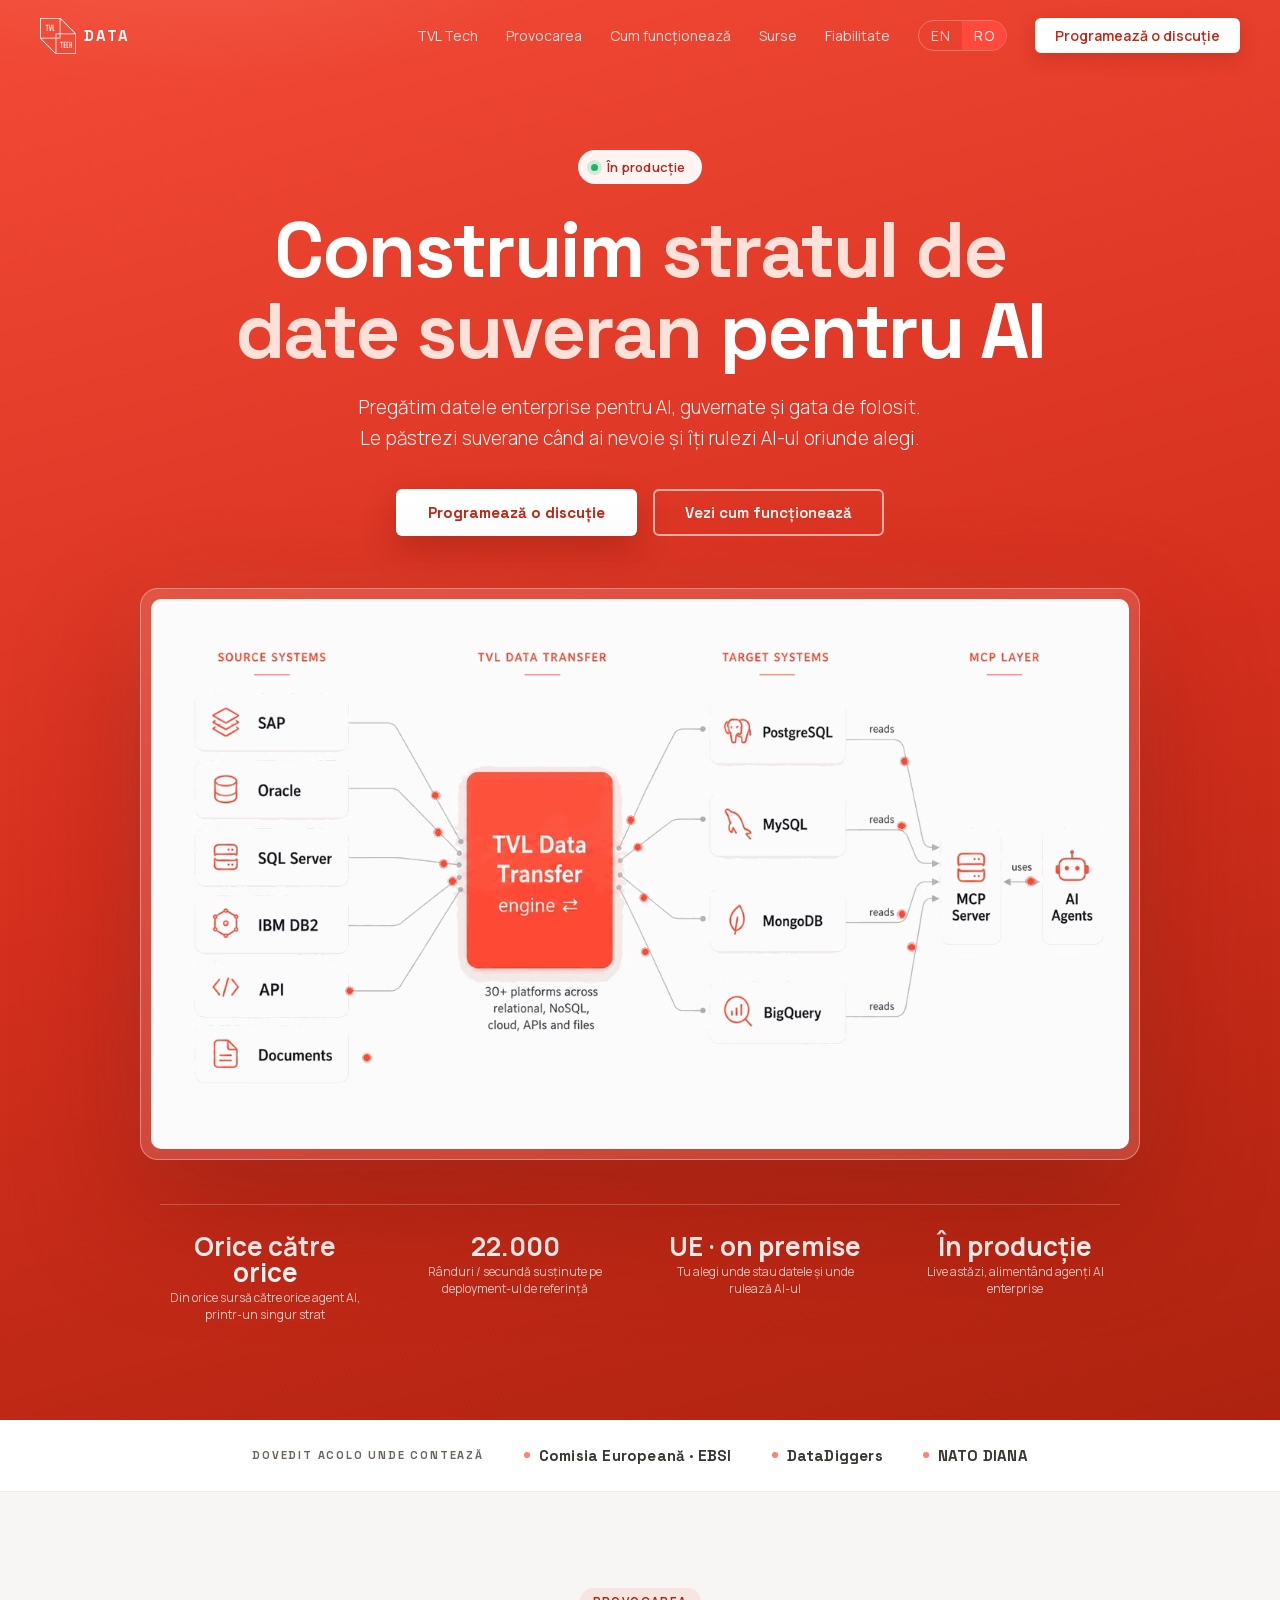
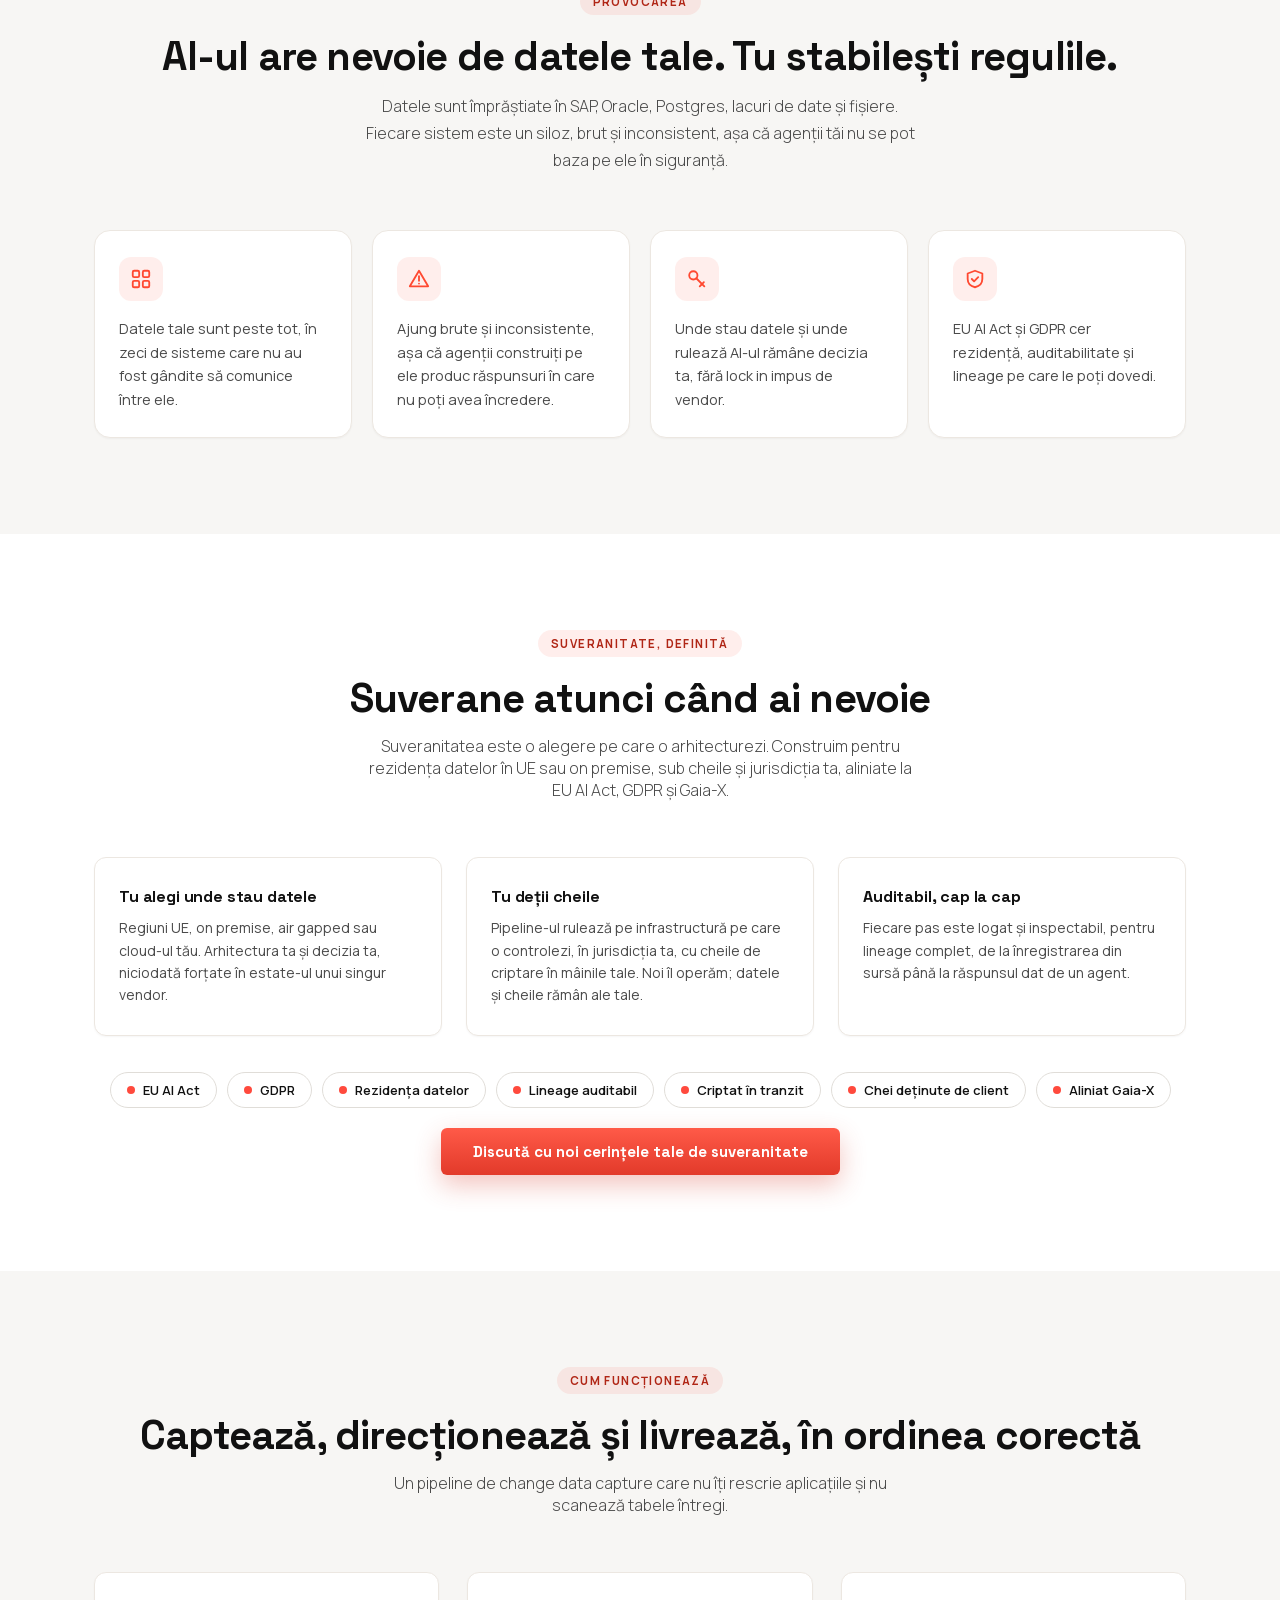
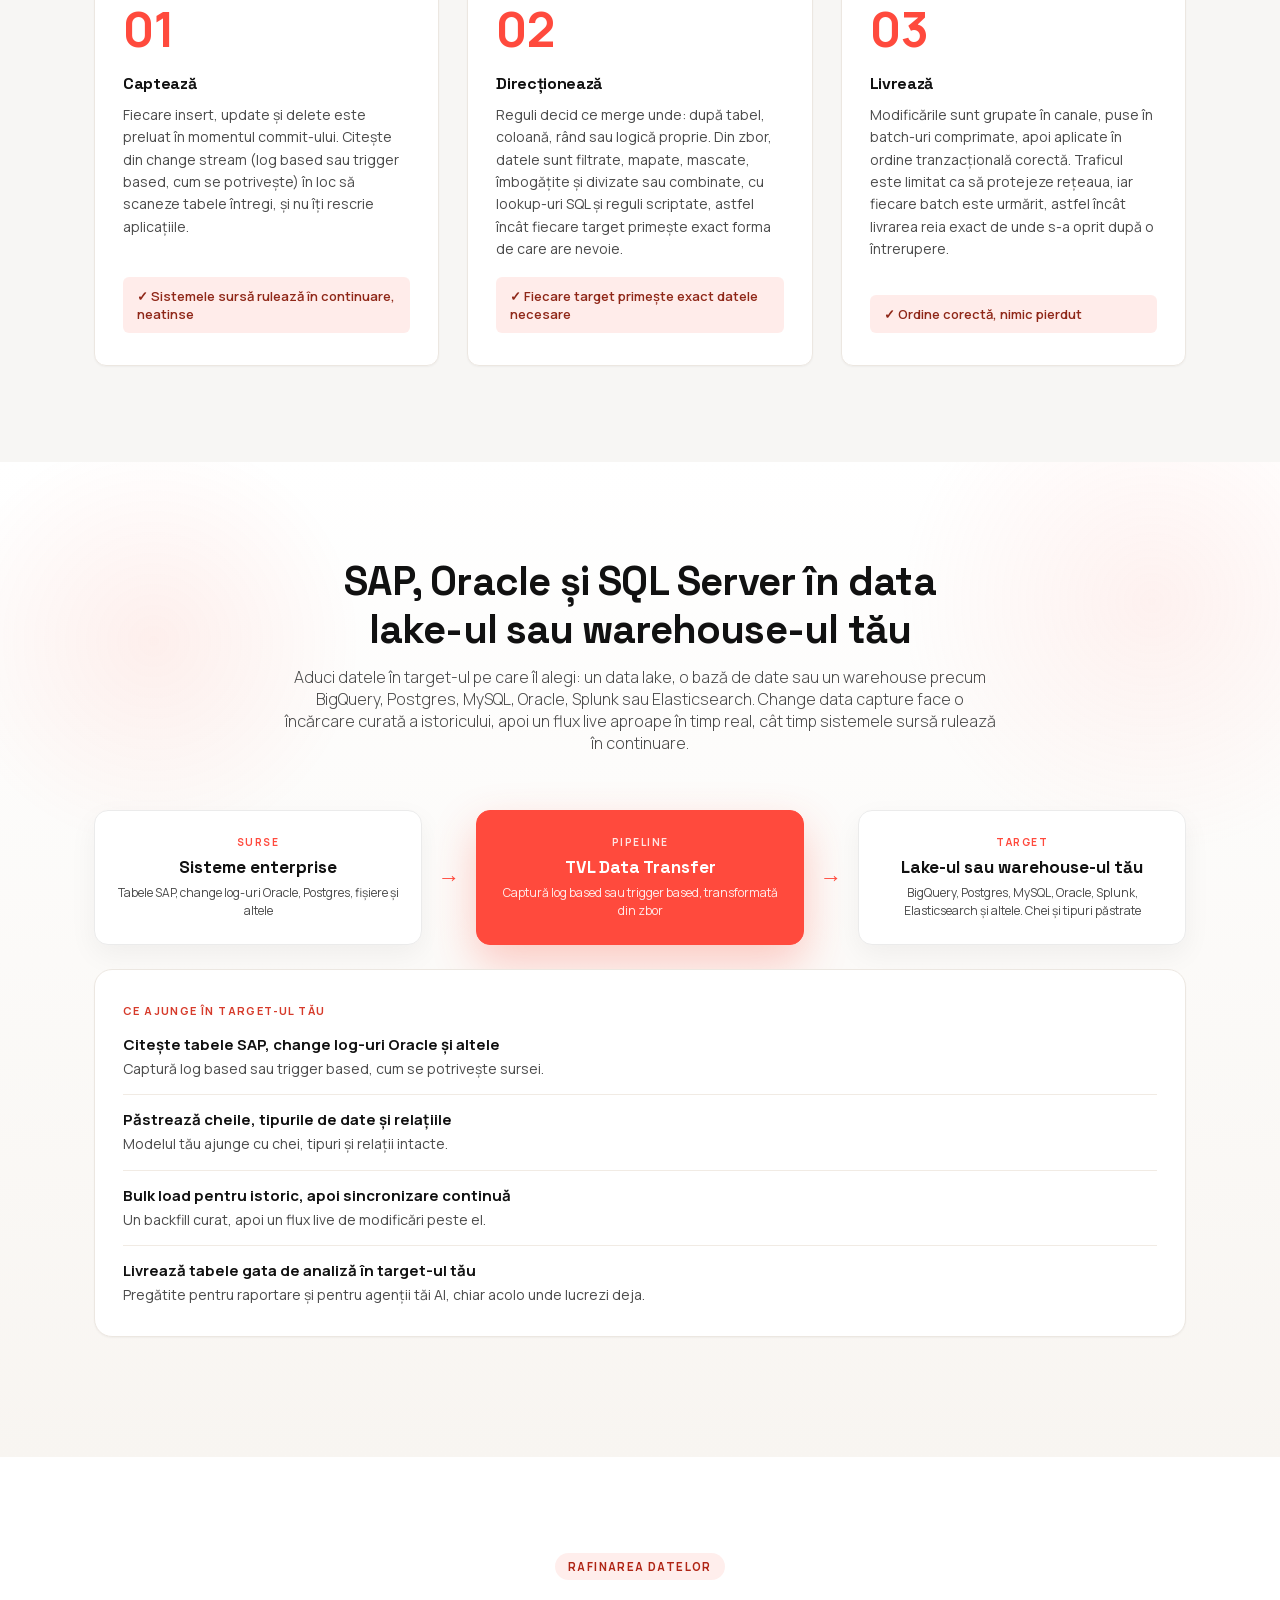
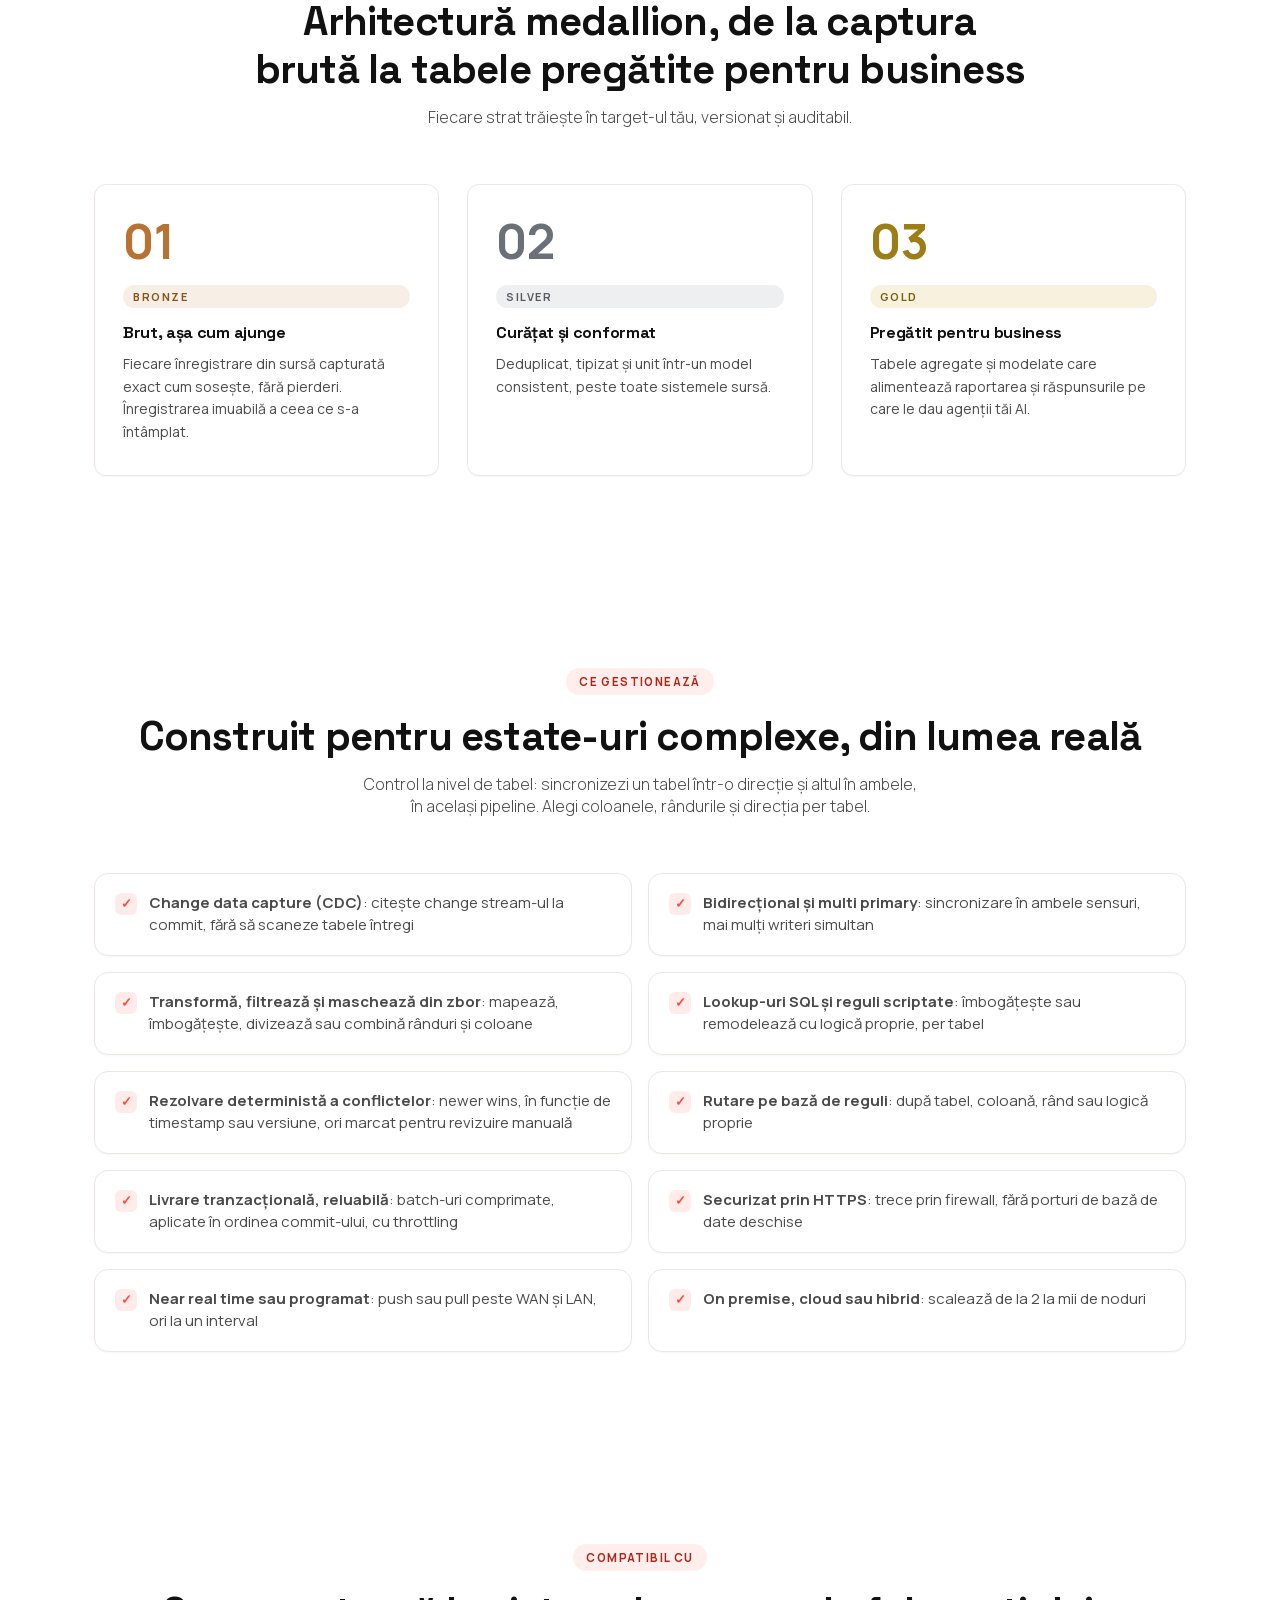
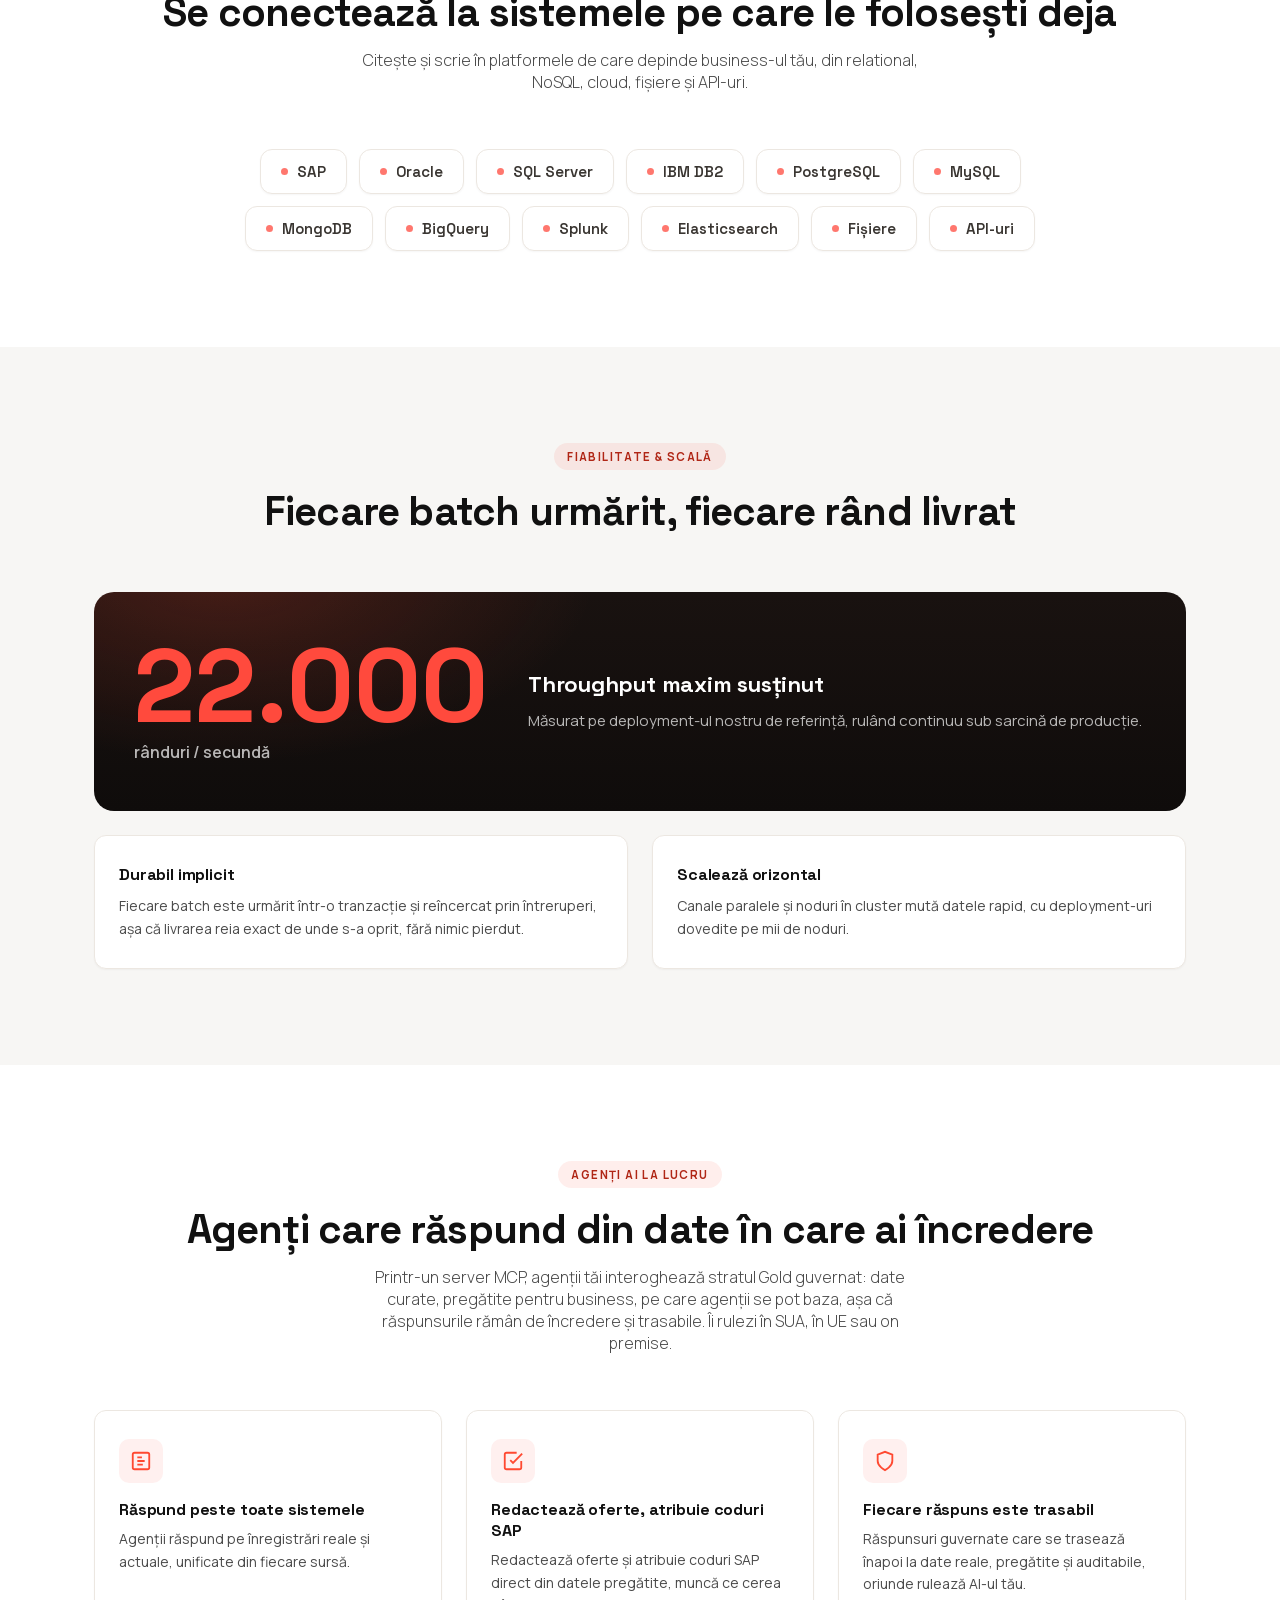
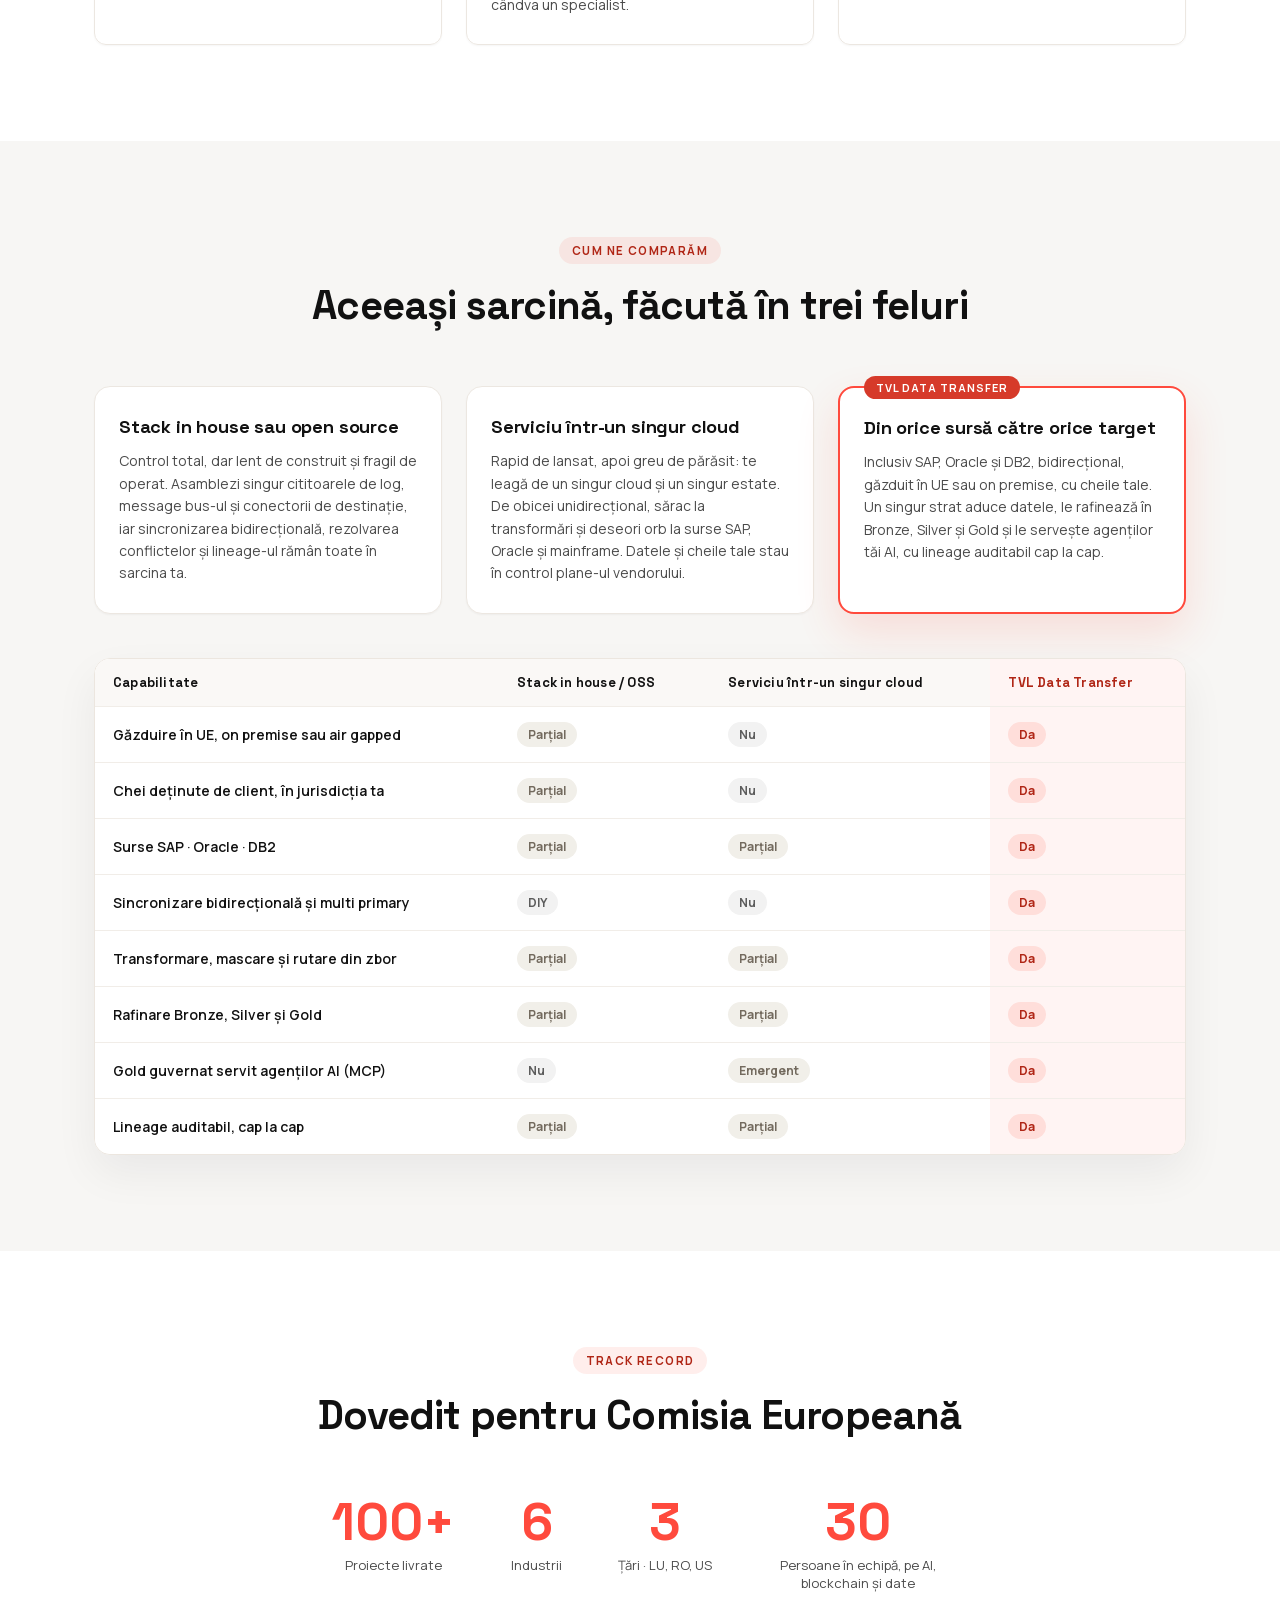
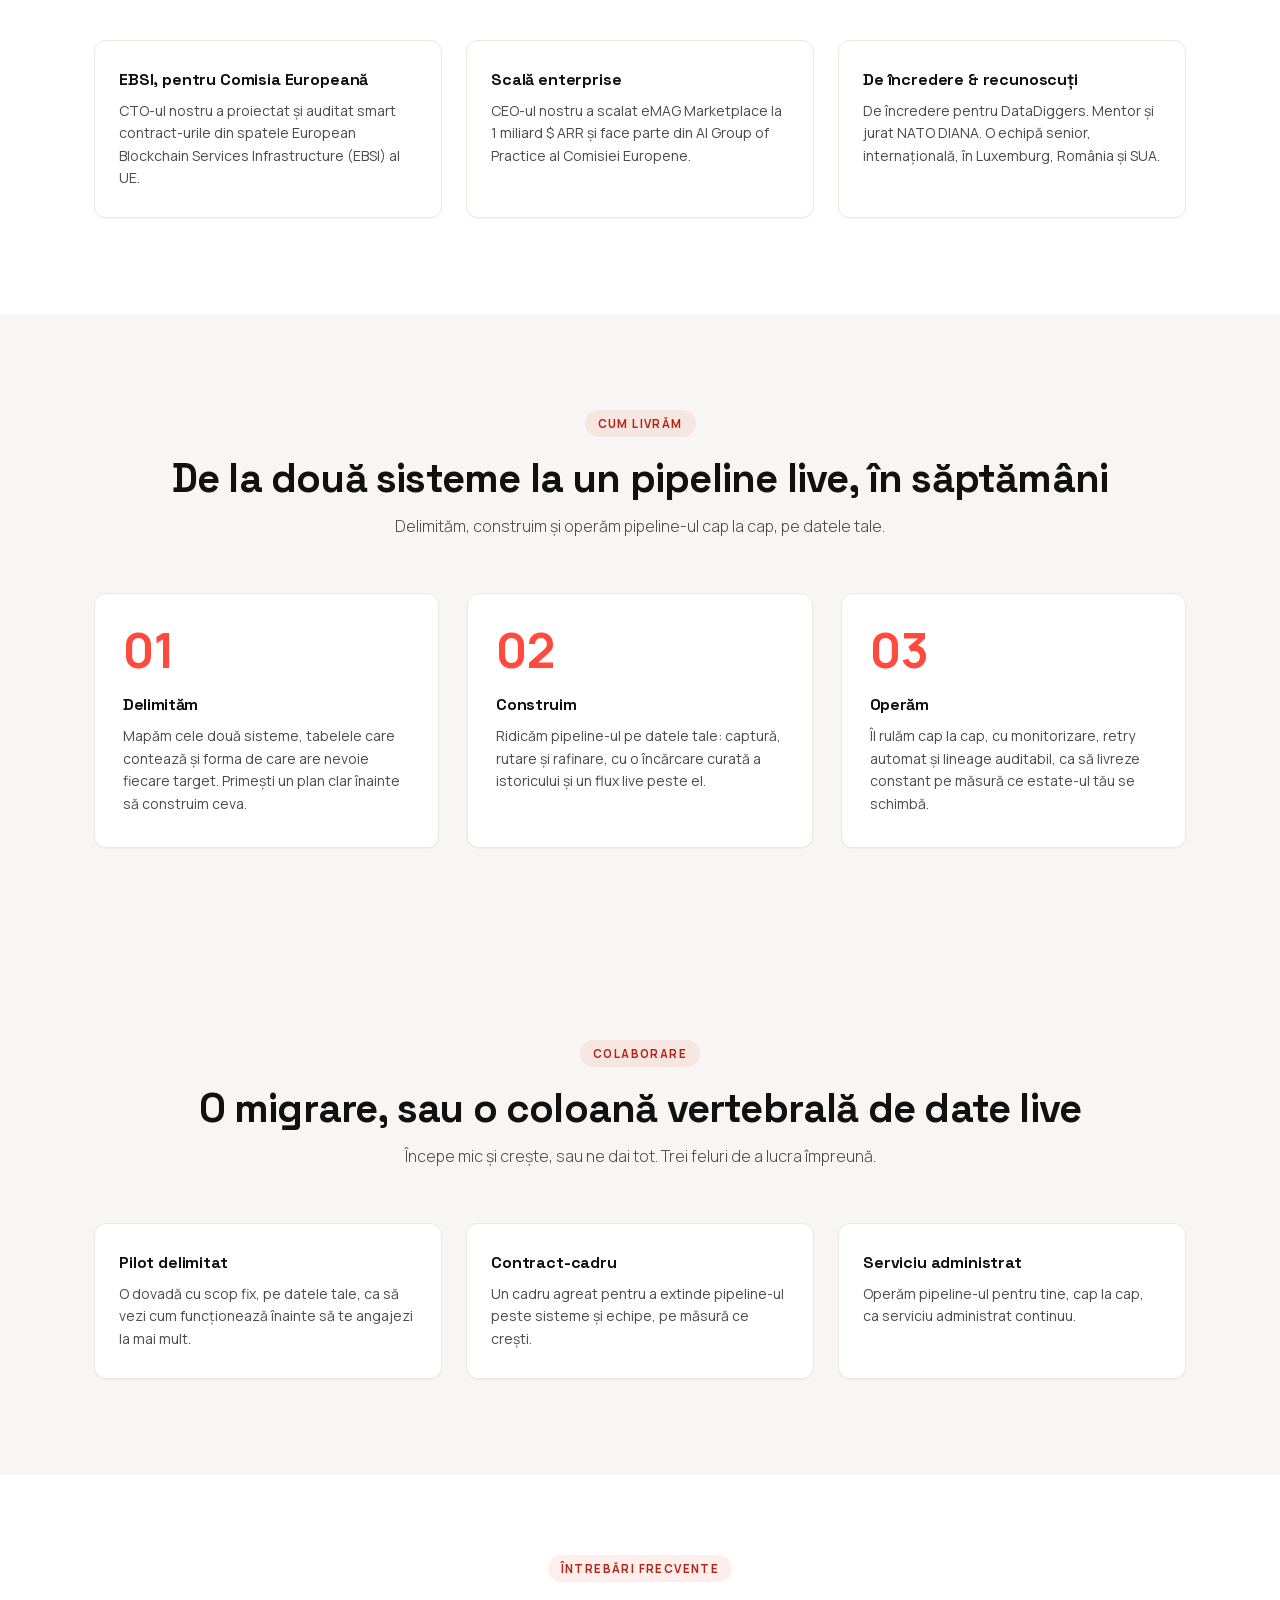
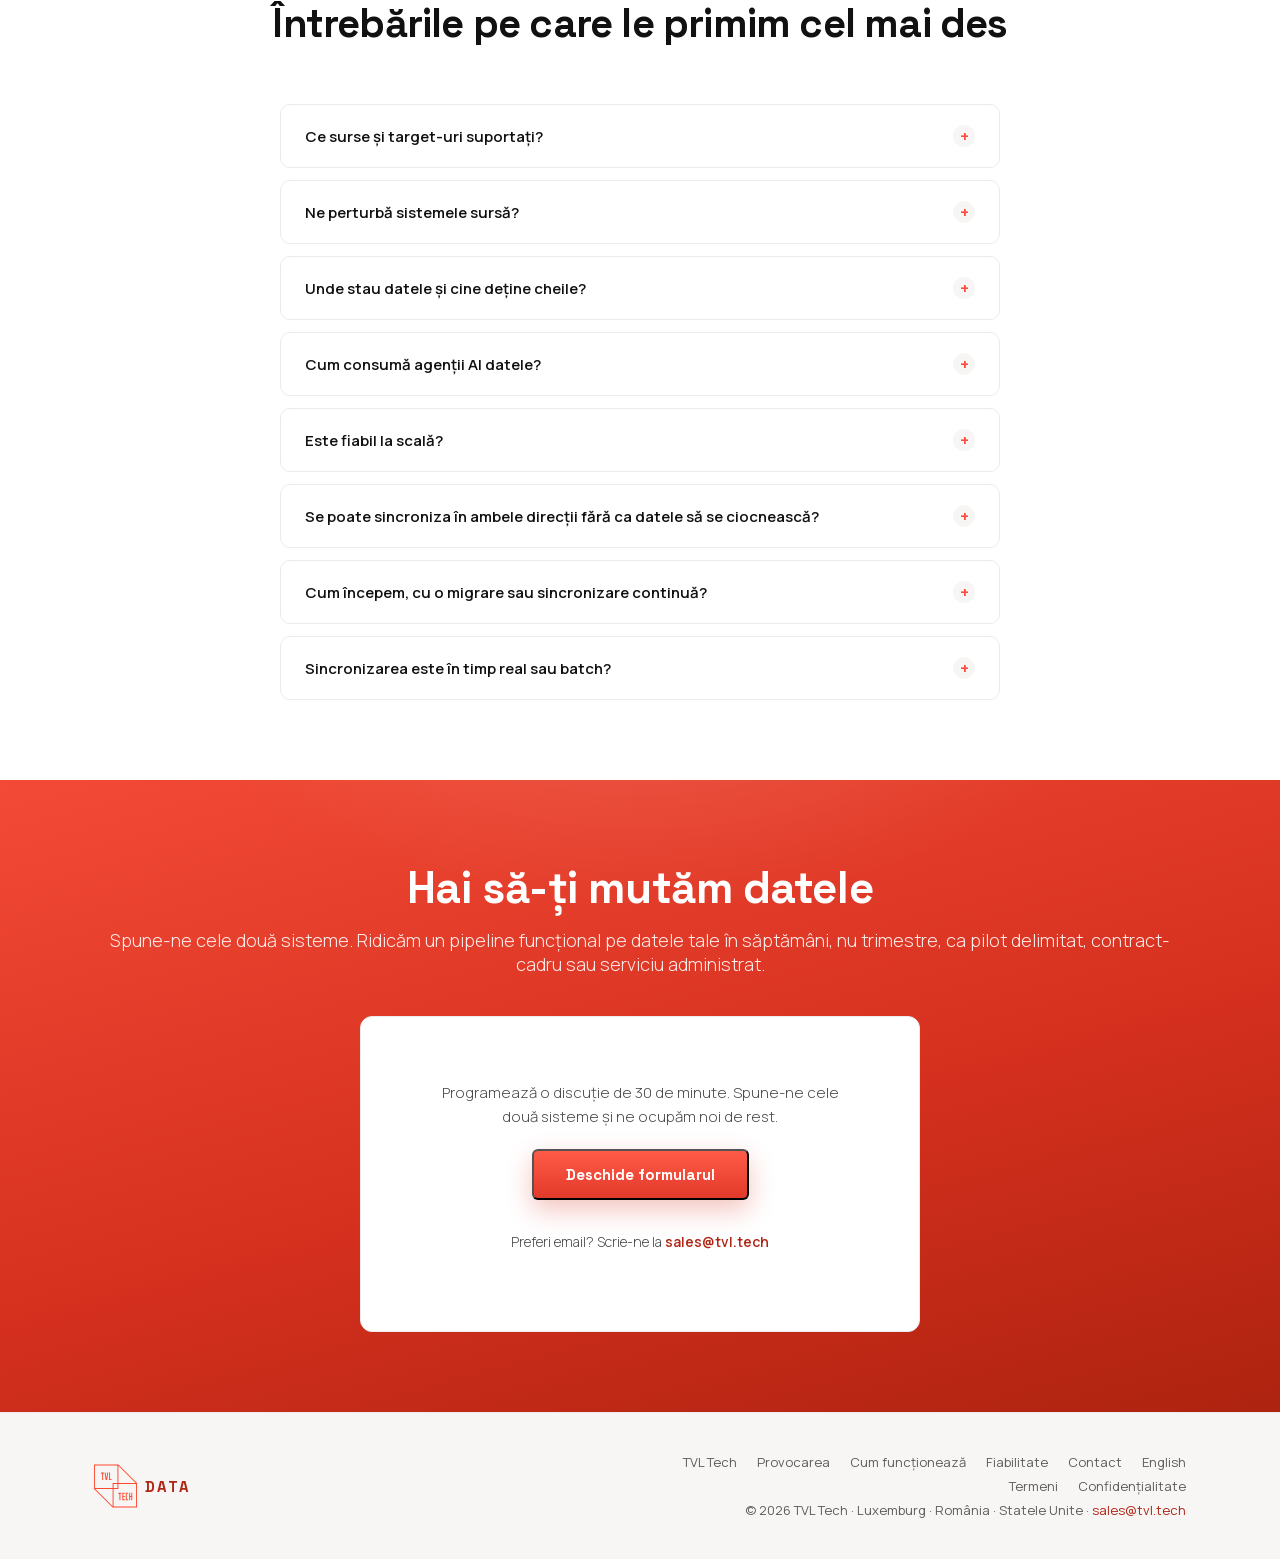
<file: ro/index.html>
<!DOCTYPE html>
<html lang="ro">
<head>
  <meta charset="UTF-8">
  <link rel="icon" type="image/svg+xml" href="../favicon.svg">
  <link rel="apple-touch-icon" href="../favicon.svg">
  <meta name="viewport" content="width=device-width, initial-scale=1.0">
  <meta name="theme-color" content="#ff4a3d">
  <link rel="preload" href="/fonts/space-grotesk-latin.woff2" as="font" type="font/woff2" crossorigin>
  <link rel="preload" href="/fonts/manrope-latin.woff2" as="font" type="font/woff2" crossorigin>
  <link rel="preload" as="image" href="/images/architecture-static.webp" fetchpriority="high">
  <title>TVL Data Transfer | Stratul de date suveran pentru AI</title>
  <meta name="description" content="Change data capture aproape în timp real din SAP, Oracle și SQL Server în data lake-ul, baza de date sau warehouse-ul tău, servite agenților AI prin MCP. Datele tale, cheile tale, regiunea ta.">
  <meta property="og:title" content="TVL Data Transfer: Stratul de date suveran pentru AI">
  <meta property="og:description" content="Din orice sursă către orice agent AI, guvernate și pregătite. CDC în lake-ul, baza de date sau warehouse-ul tău, rafinate și auditabile, interogate printr-un server MCP. Aliniat la EU AI Act și GDPR.">
  <meta property="og:type" content="website">
  <meta property="og:url" content="https://data.tvl.tech/ro/">
  <meta property="og:image" content="https://data.tvl.tech/images/architecture-static.png">
  <meta property="og:image:width" content="1280">
  <meta property="og:image:height" content="720">
  <meta property="og:image:alt" content="Arhitectura TVL Data Transfer: surse enterprise prin motor către target-ul tău, servite agenților AI printr-un server MCP.">
  <meta property="og:locale" content="ro_RO">
  <meta property="og:locale:alternate" content="en_US">
  <meta property="og:site_name" content="TVL Data Transfer">

  <!-- Twitter Card -->
  <meta name="twitter:card" content="summary_large_image">
  <meta name="twitter:title" content="TVL Data Transfer: Stratul de date suveran pentru AI">
  <meta name="twitter:description" content="Din orice sursă către orice agent AI, guvernate și pregătite. CDC în lake-ul, baza de date sau warehouse-ul tău, rafinate și auditabile, interogate printr-un server MCP.">
  <meta name="twitter:image" content="https://data.tvl.tech/images/architecture-static.png">

  <!-- Canonical + alternates -->
  <link rel="canonical" href="https://data.tvl.tech/ro/">
  <link rel="alternate" hreflang="en" href="https://data.tvl.tech/">
  <link rel="alternate" hreflang="ro" href="https://data.tvl.tech/ro/">
  <link rel="alternate" hreflang="x-default" href="https://data.tvl.tech/">

  <!-- Robots -->
  <meta name="robots" content="index, follow, max-image-preview:large, max-snippet:-1">
  <meta name="author" content="TVL Tech">

  <!-- Schema.org JSON-LD -->
  <script type="application/ld+json">
  {
    "@context": "https://schema.org",
    "@type": "SoftwareApplication",
    "name": "TVL Data Transfer",
    "applicationCategory": "BusinessApplication",
    "operatingSystem": "Cloud, on premise, hibrid",
    "description": "Stratul de date suveran pentru AI. Change data capture din surse enterprise în data lake-ul, baza de date sau warehouse-ul tău, rafinate în Bronze, Silver și Gold și interogate de agenți AI printr-un server MCP. Aliniat la EU AI Act și GDPR.",
    "provider": {
      "@type": "Organization",
      "name": "TVL Tech",
      "url": "https://tvl.tech/",
      "logo": "https://data.tvl.tech/favicon.svg",
      "areaServed": ["LU", "RO", "US", "EU"]
    },
    "offers": {
      "@type": "Offer",
      "availability": "https://schema.org/InStock"
    }
  }
  </script>

  <!-- Date structurate FAQ (rich results + motoare AI) -->
  <script type="application/ld+json">
  {
    "@context": "https://schema.org",
    "@type": "FAQPage",
    "inLanguage": "ro",
    "mainEntity": [
      { "@type": "Question", "name": "Ce surse și target-uri suportați?", "acceptedAnswer": { "@type": "Answer", "text": "Surse enterprise precum SAP, Oracle, SQL Server, DB2, Postgres, data lakes și fișiere, capturate log based sau trigger based. Target-urile le alegi tu: BigQuery, Postgres, MySQL, Oracle, Splunk, Elasticsearch și alte lake-uri, baze de date și warehouse-uri, rafinate în Bronze, Silver și Gold. Din orice sursă către orice target." } },
      { "@type": "Question", "name": "Ne perturbă sistemele sursă?", "acceptedAnswer": { "@type": "Answer", "text": "Nu. Citește din change stream în loc să scaneze tabele întregi și nu îți rescrie aplicațiile. Facem o încărcare curată a istoricului, apoi o sincronizare live continuă peste el, cât timp sistemele tale rulează în continuare." } },
      { "@type": "Question", "name": "Unde stau datele și cine deține cheile?", "acceptedAnswer": { "@type": "Answer", "text": "Unde decizi tu: regiuni UE, on premise sau cloud-ul tău. Îți păstrezi infrastructura și cheile de criptare; noi operăm pipeline-ul, tu păstrezi controlul. Fiecare pas este logat pentru lineage complet și auditabil." } },
      { "@type": "Question", "name": "Cum consumă agenții AI datele?", "acceptedAnswer": { "@type": "Answer", "text": "Printr-un server MCP, agenții tăi interoghează direct datele guvernate din stratul Gold. Rulează în SUA, în UE sau on premise, iar fiecare răspuns este trasabil la înregistrări reale, pregătite și auditabile." } },
      { "@type": "Question", "name": "Este fiabil la scală?", "acceptedAnswer": { "@type": "Answer", "text": "Fiecare batch este urmărit într-o tranzacție și reîncercat prin întreruperi, așa că livrarea reia de unde s-a oprit, fără nimic pierdut. Throughput-ul maxim susținut pe deployment-ul de referință este de 22.000 rânduri pe secundă și scalează de la 2 la mii de noduri." } },
      { "@type": "Question", "name": "Se poate sincroniza în ambele direcții fără ca datele să se ciocnească?", "acceptedAnswer": { "@type": "Answer", "text": "Da. Pipeline-ul rulează bidirecțional și multi primary, așa că mai multe sisteme pot scrie simultan. Conflictele sunt detectate pe cheia primară, pe datele modificate sau pe o coloană de timestamp ori versiune, apoi rezolvate cu o strategie deterministă precum newer wins, ori marcate pentru revizuire manuală, iar tu stabilești regula per tabel." } },
      { "@type": "Question", "name": "Cum începem, cu o migrare sau sincronizare continuă?", "acceptedAnswer": { "@type": "Answer", "text": "Oricare. Delimităm, construim și operăm pipeline-ul cap la cap: o migrare unică de pe un sistem legacy, o sincronizare continuă între platforme sau un strat de integrare permanent. Spune-ne cele două sisteme și ridicăm un pipeline funcțional pe datele tale în săptămâni, nu trimestre." } },
      { "@type": "Question", "name": "Sincronizarea este în timp real sau batch?", "acceptedAnswer": { "@type": "Answer", "text": "Aproape în timp real. Change data capture citește fiecare schimbare confirmată din log sau din triggere pe măsură ce se produce, nu pe un program nocturn. Fiecare schimbare este urmărită într-o tranzacție și livrată în ordine, așa că target-ul tău rămâne actual cât timp sistemele sursă rulează în continuare." } }
    ]
  }
  </script>

  <!-- Organization (entity grounding for search + AI answer engines) -->
  <script type="application/ld+json">
  {
    "@context": "https://schema.org",
    "@type": "Organization",
    "name": "TVL Tech",
    "url": "https://tvl.tech/",
    "logo": "https://data.tvl.tech/favicon.svg",
    "description": "TVL Tech construiește stratul de date suveran pentru AI: mută datele enterprise din orice sursă către orice target și le servește agenților AI, guvernate și pregătite, în UE sau on premise.",
    "areaServed": ["Luxembourg", "Romania", "United States", "European Union"],
    "sameAs": ["https://tvltech.lu", "https://academy.tvl.tech"],
    "knowsAbout": ["change data capture", "data sovereignty", "EU AI Act", "Model Context Protocol", "data lakes", "BigQuery", "AI agents"]
  }
  </script>

  <!-- VideoObject pentru animația arhitecturii (video search + grounding AI) -->
  <script type="application/ld+json">
  {
    "@context": "https://schema.org",
    "@type": "VideoObject",
    "name": "Cum mută TVL Data Transfer datele enterprise către agenți AI",
    "description": "Prezentare animată a arhitecturii: surse enterprise (SAP, Oracle, SQL Server, DB2, API-uri, fișiere) trec prin motorul TVL Data Transfer către target-ul tău (BigQuery, Postgres, MySQL, MongoDB și altele), apoi un server MCP servește datele guvernate către agenți AI.",
    "thumbnailUrl": "https://data.tvl.tech/images/architecture-static.png",
    "contentUrl": "https://data.tvl.tech/images/architecture.mp4",
    "uploadDate": "2026-08-07",
    "inLanguage": "ro"
  }
  </script>
  <link rel="stylesheet" href="../index.css">
</head>
<body>

<a class="skip-link" href="#main">Sari la conținut</a>

<!-- ── NAV ── -->
<nav aria-label="Principal">
  <a class="nav-logo" href="#">
    <svg height="40" width="36" viewBox="107 107 786 786" fill="none" xmlns="http://www.w3.org/2000/svg">
      <path d="M892.95 447.19L552.77 107.06V106.92H106.92V552.81L447.19 893.07H893.08L892.95 447.18V447.19ZM868.91 447.19H552.78V131.19L868.91 447.18V447.19ZM123.99 123.99H535.71V447.19H447.19V535.75H123.99V123.99ZM535.71 464.25V535.75H464.25V464.25H535.71ZM131.04 552.81H447.19V868.94L131.04 552.81ZM876.01 876.01H464.25V552.81H552.77V464.25H876.01V876.01Z" fill="#FF4931"/>
      <path d="M290.55 255.08V272.11H273.12V389.18H255.88V281.12L236.53 272.11V255.08H290.55Z" fill="#FF4931"/>
      <path d="M366.8 255.08L346.7 389.18H321.03L300.92 255.08H318.53L329.85 330.57L331.7 342.92H336.02L337.88 330.57L349.19 255.08H366.8Z" fill="#FF4931"/>
      <path d="M424.68 372.12V389.18H382.92V255.08H400.17V372.12H424.68Z" fill="#FF4931"/>
      <path d="M552.77 641.5L572.22 650.55V759.11H589.54V658.63V641.5H607.06V624.37H552.77V641.5Z" fill="#FF4931"/>
      <path d="M642.28 700.21H668.27V683.08H642.28L641.92 641.5H668.84V624.37H636.12H624.96V641.5V651.53V759.11H626.91H668.84H669.45V741.98H642.28V700.21Z" fill="#FF4931"/>
      <path d="M687.35 741.98V759.11H729.89V741.98H704.67V641.5H729.89V624.37H687.35V741.98Z" fill="#FF4931"/>
      <path d="M788.8 624.37V683.08H767.63V624.37H750.3V759.11H767.63V700.21H788.8V759.11H806.12V624.37H788.8Z" fill="#FF4931"/>
    </svg>
    <span class="nav-logo-text">DATA</span>
  </a>
  <button class="hamburger" id="hamburger" aria-label="Deschide meniul" aria-expanded="false" aria-controls="nav-links">
    <span></span><span></span><span></span>
  </button>
  <div class="nav-links" id="nav-links">
    <a href="https://tvl.tech" target="_blank" rel="noopener">TVL Tech</a>
    <a href="#challenge">Provocarea</a>
    <a href="#how">Cum funcționează</a>
    <a href="#sources">Surse</a>
    <a href="#reliability">Fiabilitate</a>
    <span class="lang-toggle" role="group" aria-label="Limbă">
      <a href="/" hreflang="en" aria-label="Switch to English">EN</a>
      <a href="/ro/" class="active" hreflang="ro" aria-current="true">RO</a>
    </span>
    <a href="#contact" class="btn-nav">Programează o discuție</a>
  </div>
</nav>

<main id="main">

<!-- ── HERO ── -->
<section class="hero">
  <div class="hero-content">
    <div class="hero-pill"><span class="dot"></span>În producție</div>
    <div class="hero-label">Suveranitatea datelor · AI · TVL Tech</div>
    <h1>Construim <span>stratul de date suveran</span> pentru AI</h1>
    <p>Pregătim datele enterprise pentru AI, guvernate și gata de folosit.<br>Le păstrezi suverane când ai nevoie și îți rulezi AI-ul oriunde alegi.</p>
    <div class="hero-btns">
      <a href="#contact" class="btn-primary">Programează o discuție</a>
      <a href="#how" class="btn-ghost">Vezi cum funcționează</a>
    </div>
    <figure class="hero-architecture">
      <video class="motion" autoplay muted loop playsinline width="1280" height="720" poster="../images/architecture-static.webp" aria-label="Arhitectura TVL Data Transfer: sisteme sursă (SAP, Oracle, SQL Server, IBM DB2, API-uri, documente) trec prin motorul TVL Data Transfer către baze de date țintă (PostgreSQL, MySQL, MongoDB, BigQuery); un server MCP servește apoi datele către agenți AI.">
        <source src="../images/architecture.webm" type="video/webm">
        <source src="../images/architecture.mp4" type="video/mp4">
      </video>
      <img class="static" src="../images/architecture-static.webp" width="1280" height="720" alt="Arhitectura TVL Data Transfer: sisteme sursă (SAP, Oracle, SQL Server, IBM DB2, API-uri, documente) trec prin motorul TVL Data Transfer către baze de date țintă (PostgreSQL, MySQL, MongoDB, BigQuery); un server MCP servește apoi datele către agenți AI.">
    </figure>
    <div class="hero-stats">
      <div class="hero-stat">
        <div class="num">Orice către orice</div>
        <div class="lbl">Din orice sursă către orice agent AI, printr-un singur strat</div>
      </div>
      <div class="hero-stat">
        <div class="num">22.000</div>
        <div class="lbl">Rânduri / secundă susținute pe deployment-ul de referință</div>
      </div>
      <div class="hero-stat">
        <div class="num">UE · on premise</div>
        <div class="lbl">Tu alegi unde stau datele și unde rulează AI-ul</div>
      </div>
      <div class="hero-stat">
        <div class="num">În producție</div>
        <div class="lbl">Live astăzi, alimentând agenți AI enterprise</div>
      </div>
    </div>
  </div>
</section>

<!-- ── STRIP DE CREDIBILITATE ── -->
<section class="cred-strip" aria-label="Dovedit cu">
  <div class="container">
    <span class="cred-label">Dovedit acolo unde contează</span>
    <span class="cred-item">Comisia Europeană · EBSI</span>
    <span class="cred-item">DataDiggers</span>
    <span class="cred-item">NATO DIANA</span>
  </div>
</section>

<!-- ── PROVOCAREA ── -->
<section class="problema" id="challenge">
  <div class="container">
    <div class="section-title-center fade-in">
      <span class="red-label">Provocarea</span>
      <h2 class="section-h2">AI-ul are nevoie de datele tale. Tu stabilești regulile.</h2>
      <p>Datele sunt împrăștiate în SAP, Oracle, Postgres, lacuri de date și fișiere. Fiecare sistem este un siloz, brut și inconsistent, așa că agenții tăi nu se pot baza pe ele în siguranță.</p>
    </div>
    <div class="pain-grid">
      <div class="pain-card fade-in">
        <div class="pc-icon"><svg viewBox="0 0 24 24" fill="none" stroke="rgb(255,73,49)" stroke-width="2"><rect x="3" y="3" width="7" height="7" rx="1.5"/><rect x="14" y="3" width="7" height="7" rx="1.5"/><rect x="3" y="14" width="7" height="7" rx="1.5"/><rect x="14" y="14" width="7" height="7" rx="1.5"/></svg></div>
        <p>Datele tale sunt peste tot, în zeci de sisteme care nu au fost gândite să comunice între ele.</p>
      </div>
      <div class="pain-card fade-in">
        <div class="pc-icon"><svg viewBox="0 0 24 24" fill="none" stroke="rgb(255,73,49)" stroke-width="2" stroke-linejoin="round" stroke-linecap="round"><path d="M12 3 L22 20 H2 Z"/><line x1="12" y1="9" x2="12" y2="14"/><line x1="12" y1="17" x2="12" y2="17"/></svg></div>
        <p>Ajung brute și inconsistente, așa că agenții construiți pe ele produc răspunsuri în care nu poți avea încredere.</p>
      </div>
      <div class="pain-card fade-in">
        <div class="pc-icon"><svg viewBox="0 0 24 24" fill="none" stroke="rgb(255,73,49)" stroke-width="2" stroke-linecap="round"><circle cx="8" cy="8" r="4.5"/><path d="M11.2 11.2 L20 20"/><path d="M17.5 17.5 l2 -2"/><path d="M15 20 l2 -2"/></svg></div>
        <p>Unde stau datele și unde rulează AI-ul rămâne decizia ta, fără lock in impus de vendor.</p>
      </div>
      <div class="pain-card fade-in">
        <div class="pc-icon"><svg viewBox="0 0 24 24" fill="none" stroke="rgb(255,73,49)" stroke-width="2" stroke-linejoin="round" stroke-linecap="round"><path d="M12 3 l8 3 v6 c0 5 -4 8 -8 9 c-4 -1 -8 -4 -8 -9 V6 Z"/><path d="M8.5 12 l2.5 2.5 L15.5 10"/></svg></div>
        <p>EU AI Act și GDPR cer rezidență, auditabilitate și lineage pe care le poți dovedi.</p>
      </div>
    </div>
  </div>
</section>

<!-- ── SUVERANITATE ── -->
<section class="de-ce-acum" id="sovereignty">
  <div class="container">
    <div class="section-title-center fade-in">
      <span class="red-label">Suveranitate, definită</span>
      <h2 class="section-h2">Suverane atunci când ai nevoie</h2>
      <p>Suveranitatea este o alegere pe care o arhitecturezi. Construim pentru rezidența datelor în UE sau on premise, sub cheile și jurisdicția ta, aliniate la EU AI Act, GDPR și Gaia-X.</p>
    </div>
    <div class="urgenta-grid">
      <div class="urgenta-card fade-in">
        <h3>Tu alegi unde stau datele</h3>
        <p>Regiuni UE, on premise, air gapped sau cloud-ul tău. Arhitectura ta și decizia ta, niciodată forțate în estate-ul unui singur vendor.</p>
      </div>
      <div class="urgenta-card fade-in">
        <h3>Tu deții cheile</h3>
        <p>Pipeline-ul rulează pe infrastructură pe care o controlezi, în jurisdicția ta, cu cheile de criptare în mâinile tale. Noi îl operăm; datele și cheile rămân ale tale.</p>
      </div>
      <div class="urgenta-card fade-in">
        <h3>Auditabil, cap la cap</h3>
        <p>Fiecare pas este logat și inspectabil, pentru lineage complet, de la înregistrarea din sursă până la răspunsul dat de un agent.</p>
      </div>
    </div>
    <div class="standards-band fade-in">
      <span class="standards-chip">EU AI Act</span>
      <span class="standards-chip">GDPR</span>
      <span class="standards-chip">Rezidența datelor</span>
      <span class="standards-chip">Lineage auditabil</span>
      <span class="standards-chip">Criptat în tranzit</span>
      <span class="standards-chip">Chei deținute de client</span>
      <span class="standards-chip">Aliniat Gaia-X</span>
    </div>
    <div class="urgenta-cta fade-in">
      <a class="btn-primary" href="#contact">Discută cu noi cerințele tale de suveranitate</a>
    </div>
  </div>
</section>

<!-- ── CUM FUNCȚIONEAZĂ ── -->
<section class="cum" id="how">
  <div class="container">
    <div class="section-title-center fade-in">
      <span class="red-label">Cum funcționează</span>
      <h2 class="section-h2">Captează, direcționează și livrează, în ordinea corectă</h2>
      <p>Un pipeline de change data capture care nu îți rescrie aplicațiile și nu scanează tabele întregi.</p>
    </div>
    <div class="steps-grid">
      <div class="step-card fade-in">
        <div class="step-num">01</div>
        <h3>Captează</h3>
        <p>Fiecare insert, update și delete este preluat în momentul commit-ului. Citește din change stream (log based sau trigger based, cum se potrivește) în loc să scaneze tabele întregi, și nu îți rescrie aplicațiile.</p>
        <div class="step-result">✓ Sistemele sursă rulează în continuare, neatinse</div>
      </div>
      <div class="step-card fade-in">
        <div class="step-num">02</div>
        <h3>Direcționează</h3>
        <p>Reguli decid ce merge unde: după tabel, coloană, rând sau logică proprie. Din zbor, datele sunt filtrate, mapate, mascate, îmbogățite și divizate sau combinate, cu lookup-uri SQL și reguli scriptate, astfel încât fiecare target primește exact forma de care are nevoie.</p>
        <div class="step-result">✓ Fiecare target primește exact datele necesare</div>
      </div>
      <div class="step-card fade-in">
        <div class="step-num">03</div>
        <h3>Livrează</h3>
        <p>Modificările sunt grupate în canale, puse în batch-uri comprimate, apoi aplicate în ordine tranzacțională corectă. Traficul este limitat ca să protejeze rețeaua, iar fiecare batch este urmărit, astfel încât livrarea reia exact de unde s-a oprit după o întrerupere.</p>
        <div class="step-result">✓ Ordine corectă, nimic pierdut</div>
      </div>
    </div>
  </div>
</section>

<!-- ── SURSE ── -->
<section class="sprint-focus" id="sources">
  <div class="container">
    <div class="section-title-center fade-in">
      <h2 class="section-h2">SAP, Oracle și SQL Server în data lake-ul sau warehouse-ul tău</h2>
      <p>Aduci datele în target-ul pe care îl alegi: un data lake, o bază de date sau un warehouse precum BigQuery, Postgres, MySQL, Oracle, Splunk sau Elasticsearch. Change data capture face o încărcare curată a istoricului, apoi un flux live aproape în timp real, cât timp sistemele sursă rulează în continuare.</p>
    </div>

    <div class="flow-diagram fade-in">
      <div class="flow-node">
        <div class="flow-kicker">Surse</div>
        <div class="flow-title">Sisteme enterprise</div>
        <div class="flow-sub">Tabele SAP, change log-uri Oracle, Postgres, fișiere și altele</div>
      </div>
      <div class="flow-arrow">→</div>
      <div class="flow-node is-core">
        <div class="flow-kicker">Pipeline</div>
        <div class="flow-title">TVL Data Transfer</div>
        <div class="flow-sub">Captură log based sau trigger based, transformată din zbor</div>
      </div>
      <div class="flow-arrow">→</div>
      <div class="flow-node">
        <div class="flow-kicker">Target</div>
        <div class="flow-title">Lake-ul sau warehouse-ul tău</div>
        <div class="flow-sub">BigQuery, Postgres, MySQL, Oracle, Splunk, Elasticsearch și altele. Chei și tipuri păstrate</div>
      </div>
    </div>

    <div class="sprint-top-grid" style="grid-template-columns:1fr;margin-top:24px;">
      <div class="sprint-overview-card fade-in">
        <span class="sprint-mini-label">Ce ajunge în target-ul tău</span>
        <div class="sprint-overview-notes" style="margin-top:0;padding-top:0;border-top:0;">
          <div class="sprint-overview-note">
            <strong>Citește tabele SAP, change log-uri Oracle și altele</strong>
            <p>Captură log based sau trigger based, cum se potrivește sursei.</p>
          </div>
          <div class="sprint-overview-note">
            <strong>Păstrează cheile, tipurile de date și relațiile</strong>
            <p>Modelul tău ajunge cu chei, tipuri și relații intacte.</p>
          </div>
          <div class="sprint-overview-note">
            <strong>Bulk load pentru istoric, apoi sincronizare continuă</strong>
            <p>Un backfill curat, apoi un flux live de modificări peste el.</p>
          </div>
          <div class="sprint-overview-note">
            <strong>Livrează tabele gata de analiză în target-ul tău</strong>
            <p>Pregătite pentru raportare și pentru agenții tăi AI, chiar acolo unde lucrezi deja.</p>
          </div>
        </div>
      </div>
    </div>
  </div>
</section>

<!-- ── RAFINAREA DATELOR (MEDALLION) ── -->
<section class="cum" id="refinement" style="background:#fff;">
  <div class="container">
    <div class="section-title-center fade-in">
      <span class="red-label">Rafinarea datelor</span>
      <h2 class="section-h2">Arhitectură medallion, de la captura brută la tabele pregătite pentru business</h2>
      <p>Fiecare strat trăiește în target-ul tău, versionat și auditabil.</p>
    </div>
    <div class="steps-grid">
      <div class="step-card tier-bronze fade-in">
        <div class="step-num">01</div>
        <span class="tier-badge">Bronze</span>
        <h3>Brut, așa cum ajunge</h3>
        <p>Fiecare înregistrare din sursă capturată exact cum sosește, fără pierderi. Înregistrarea imuabilă a ceea ce s-a întâmplat.</p>
      </div>
      <div class="step-card tier-silver fade-in">
        <div class="step-num">02</div>
        <span class="tier-badge">Silver</span>
        <h3>Curățat și conformat</h3>
        <p>Deduplicat, tipizat și unit într-un model consistent, peste toate sistemele sursă.</p>
      </div>
      <div class="step-card tier-gold fade-in">
        <div class="step-num">03</div>
        <span class="tier-badge">Gold</span>
        <h3>Pregătit pentru business</h3>
        <p>Tabele agregate și modelate care alimentează raportarea și răspunsurile pe care le dau agenții tăi AI.</p>
      </div>
    </div>
  </div>
</section>

<!-- ── CE GESTIONEAZĂ ── -->
<section class="customizat" id="capabilities">
  <div class="container">
    <div class="section-title-center fade-in">
      <span class="red-label">Ce gestionează</span>
      <h2 class="section-h2">Construit pentru estate-uri complexe, din lumea reală</h2>
      <p>Control la nivel de tabel: sincronizezi un tabel într-o direcție și altul în ambele, în același pipeline. Alegi coloanele, rândurile și direcția per tabel.</p>
    </div>
    <div class="capability-grid fade-in">
      <div class="capability-item"><span class="cap-check">✓</span><span><strong>Change data capture (CDC)</strong>: citește change stream-ul la commit, fără să scaneze tabele întregi</span></div>
      <div class="capability-item"><span class="cap-check">✓</span><span><strong>Bidirecțional și multi primary</strong>: sincronizare în ambele sensuri, mai mulți writeri simultan</span></div>
      <div class="capability-item"><span class="cap-check">✓</span><span><strong>Transformă, filtrează și maschează din zbor</strong>: mapează, îmbogățește, divizează sau combină rânduri și coloane</span></div>
      <div class="capability-item"><span class="cap-check">✓</span><span><strong>Lookup-uri SQL și reguli scriptate</strong>: îmbogățește sau remodelează cu logică proprie, per tabel</span></div>
      <div class="capability-item"><span class="cap-check">✓</span><span><strong>Rezolvare deterministă a conflictelor</strong>: newer wins, în funcție de timestamp sau versiune, ori marcat pentru revizuire manuală</span></div>
      <div class="capability-item"><span class="cap-check">✓</span><span><strong>Rutare pe bază de reguli</strong>: după tabel, coloană, rând sau logică proprie</span></div>
      <div class="capability-item"><span class="cap-check">✓</span><span><strong>Livrare tranzacțională, reluabilă</strong>: batch-uri comprimate, aplicate în ordinea commit-ului, cu throttling</span></div>
      <div class="capability-item"><span class="cap-check">✓</span><span><strong>Securizat prin HTTPS</strong>: trece prin firewall, fără porturi de bază de date deschise</span></div>
      <div class="capability-item"><span class="cap-check">✓</span><span><strong>Near real time sau programat</strong>: push sau pull peste WAN și LAN, ori la un interval</span></div>
      <div class="capability-item"><span class="cap-check">✓</span><span><strong>On premise, cloud sau hibrid</strong>: scalează de la 2 la mii de noduri</span></div>
    </div>
  </div>
</section>

<!-- ── COMPATIBIL CU ── -->
<section class="cum" id="works-with" style="background:#fff;">
  <div class="container">
    <div class="section-title-center fade-in">
      <span class="red-label">Compatibil cu</span>
      <h2 class="section-h2">Se conectează la sistemele pe care le folosești deja</h2>
      <p>Citește și scrie în platformele de care depinde business-ul tău, din relational, NoSQL, cloud, fișiere și API-uri.</p>
    </div>
    <div class="logo-grid fade-in">
      <span class="logo-chip">SAP</span>
      <span class="logo-chip">Oracle</span>
      <span class="logo-chip">SQL Server</span>
      <span class="logo-chip">IBM DB2</span>
      <span class="logo-chip">PostgreSQL</span>
      <span class="logo-chip">MySQL</span>
      <span class="logo-chip">MongoDB</span>
      <span class="logo-chip">BigQuery</span>
      <span class="logo-chip">Splunk</span>
      <span class="logo-chip">Elasticsearch</span>
      <span class="logo-chip">Fișiere</span>
      <span class="logo-chip">API-uri</span>
    </div>
  </div>
</section>

<!-- ── FIABILITATE ȘI SCALĂ ── -->
<section class="de-ce" id="reliability">
  <div class="container">
    <div class="section-title-center fade-in">
      <span class="red-label">Fiabilitate &amp; scală</span>
      <h2 class="section-h2">Fiecare batch urmărit, fiecare rând livrat</h2>
    </div>
    <div class="metric-hero fade-in" style="margin-bottom:24px;">
      <div>
        <div class="metric-num">22.000</div>
        <div class="metric-unit">rânduri / secundă</div>
      </div>
      <div class="metric-copy">
        <h3>Throughput maxim susținut</h3>
        <p>Măsurat pe deployment-ul nostru de referință, rulând continuu sub sarcină de producție.</p>
      </div>
    </div>
    <div class="urgenta-grid" style="grid-template-columns:repeat(2,1fr);">
      <div class="urgenta-card fade-in">
        <h3>Durabil implicit</h3>
        <p>Fiecare batch este urmărit într-o tranzacție și reîncercat prin întreruperi, așa că livrarea reia exact de unde s-a oprit, fără nimic pierdut.</p>
      </div>
      <div class="urgenta-card fade-in">
        <h3>Scalează orizontal</h3>
        <p>Canale paralele și noduri în cluster mută datele rapid, cu deployment-uri dovedite pe mii de noduri.</p>
      </div>
    </div>
  </div>
</section>

<!-- ── AGENȚI AI ── -->
<section class="avantaje" id="agents">
  <div class="container">
    <div class="section-title-center fade-in">
      <span class="red-label">Agenți AI la lucru</span>
      <h2 class="section-h2">Agenți care răspund din date în care ai încredere</h2>
      <p>Printr-un server MCP, agenții tăi interoghează stratul Gold guvernat: date curate, pregătite pentru business, pe care agenții se pot baza, așa că răspunsurile rămân de încredere și trasabile. Îi rulezi în SUA, în UE sau on premise.</p>
    </div>
    <div class="features-grid">
      <div class="feature-card fade-in">
        <div class="feature-icon">
          <svg viewBox="0 0 24 24" fill="none" stroke="rgb(255,73,49)" stroke-width="2"><rect x="3" y="3" width="18" height="18" rx="2"/><path d="M8 12h8M8 8h5M8 16h6"/></svg>
        </div>
        <h3>Răspund peste toate sistemele</h3>
        <p>Agenții răspund pe înregistrări reale și actuale, unificate din fiecare sursă.</p>
      </div>
      <div class="feature-card fade-in">
        <div class="feature-icon">
          <svg viewBox="0 0 24 24" fill="none" stroke="rgb(255,73,49)" stroke-width="2"><path d="M9 11l3 3L22 4"/><path d="M21 12v7a2 2 0 0 1-2 2H5a2 2 0 0 1-2-2V5a2 2 0 0 1 2-2h11"/></svg>
        </div>
        <h3>Redactează oferte, atribuie coduri SAP</h3>
        <p>Redactează oferte și atribuie coduri SAP direct din datele pregătite, muncă ce cerea cândva un specialist.</p>
      </div>
      <div class="feature-card fade-in">
        <div class="feature-icon">
          <svg viewBox="0 0 24 24" fill="none" stroke="rgb(255,73,49)" stroke-width="2"><path d="M12 22s8-4 8-10V5l-8-3-8 3v7c0 6 8 10 8 10z"/></svg>
        </div>
        <h3>Fiecare răspuns este trasabil</h3>
        <p>Răspunsuri guvernate care se trasează înapoi la date reale, pregătite și auditabile, oriunde rulează AI-ul tău.</p>
      </div>
    </div>
  </div>
</section>

<!-- ── CUM NE COMPARĂM ── -->
<section class="cum" id="compare" style="background:var(--light-bg);">
  <div class="container">
    <div class="section-title-center fade-in">
      <span class="red-label">Cum ne comparăm</span>
      <h2 class="section-h2">Aceeași sarcină, făcută în trei feluri</h2>
    </div>
    <div class="compare-grid">
      <div class="compare-card fade-in">
        <h3>Stack in house sau open source</h3>
        <p>Control total, dar lent de construit și fragil de operat. Asamblezi singur cititoarele de log, message bus-ul și conectorii de destinație, iar sincronizarea bidirecțională, rezolvarea conflictelor și lineage-ul rămân toate în sarcina ta.</p>
      </div>
      <div class="compare-card fade-in">
        <h3>Serviciu într-un singur cloud</h3>
        <p>Rapid de lansat, apoi greu de părăsit: te leagă de un singur cloud și un singur estate. De obicei unidirecțional, sărac la transformări și deseori orb la surse SAP, Oracle și mainframe. Datele și cheile tale stau în control plane-ul vendorului.</p>
      </div>
      <div class="compare-card is-winner fade-in">
        <span class="compare-badge">TVL Data Transfer</span>
        <h3>Din orice sursă către orice target</h3>
        <p>Inclusiv SAP, Oracle și DB2, bidirecțional, găzduit în UE sau on premise, cu cheile tale. Un singur strat aduce datele, le rafinează în Bronze, Silver și Gold și le servește agenților tăi AI, cu lineage auditabil cap la cap.</p>
      </div>
    </div>

    <div class="sov-table-wrap fade-in">
      <table class="sov-table">
        <caption class="vh">Cum se compară TVL Data Transfer cu un stack in house sau open source și cu un serviciu într-un singur cloud, capabilitate cu capabilitate.</caption>
        <thead>
          <tr>
            <th scope="col">Capabilitate</th>
            <th scope="col">Stack in house / OSS</th>
            <th scope="col">Serviciu într-un singur cloud</th>
            <th scope="col" class="col-tvl">TVL Data Transfer</th>
          </tr>
        </thead>
        <tbody>
          <tr><th scope="row">Găzduire în UE, on premise sau air gapped</th><td><span class="cap-part">Parțial</span></td><td><span class="cap-no">Nu</span></td><td class="col-tvl"><span class="cap-yes">Da</span></td></tr>
          <tr><th scope="row">Chei deținute de client, în jurisdicția ta</th><td><span class="cap-part">Parțial</span></td><td><span class="cap-no">Nu</span></td><td class="col-tvl"><span class="cap-yes">Da</span></td></tr>
          <tr><th scope="row">Surse SAP · Oracle · DB2</th><td><span class="cap-part">Parțial</span></td><td><span class="cap-part">Parțial</span></td><td class="col-tvl"><span class="cap-yes">Da</span></td></tr>
          <tr><th scope="row">Sincronizare bidirecțională și multi primary</th><td><span class="cap-no">DIY</span></td><td><span class="cap-no">Nu</span></td><td class="col-tvl"><span class="cap-yes">Da</span></td></tr>
          <tr><th scope="row">Transformare, mascare și rutare din zbor</th><td><span class="cap-part">Parțial</span></td><td><span class="cap-part">Parțial</span></td><td class="col-tvl"><span class="cap-yes">Da</span></td></tr>
          <tr><th scope="row">Rafinare Bronze, Silver și Gold</th><td><span class="cap-part">Parțial</span></td><td><span class="cap-part">Parțial</span></td><td class="col-tvl"><span class="cap-yes">Da</span></td></tr>
          <tr><th scope="row">Gold guvernat servit agenților AI (MCP)</th><td><span class="cap-no">Nu</span></td><td><span class="cap-part">Emergent</span></td><td class="col-tvl"><span class="cap-yes">Da</span></td></tr>
          <tr><th scope="row">Lineage auditabil, cap la cap</th><td><span class="cap-part">Parțial</span></td><td><span class="cap-part">Parțial</span></td><td class="col-tvl"><span class="cap-yes">Da</span></td></tr>
        </tbody>
      </table>
    </div>
  </div>
</section>

<!-- ── TRACK RECORD ── -->
<section class="trainer" id="track-record">
  <div class="container">
    <div class="section-title-center fade-in">
      <span class="red-label">Track record</span>
      <h2 class="section-h2" style="text-align:center;">Dovedit pentru Comisia Europeană</h2>
    </div>
    <div class="record-band fade-in">
      <div class="record-stat">
        <div class="num">100+</div>
        <div class="lbl">Proiecte livrate</div>
      </div>
      <div class="record-stat">
        <div class="num">6</div>
        <div class="lbl">Industrii</div>
      </div>
      <div class="record-stat">
        <div class="num">3</div>
        <div class="lbl">Țări · LU, RO, US</div>
      </div>
      <div class="record-stat">
        <div class="num">30</div>
        <div class="lbl">Persoane în echipă, pe AI, blockchain și date</div>
      </div>
    </div>
    <div class="urgenta-grid">
      <div class="urgenta-card fade-in">
        <h3>EBSI, pentru Comisia Europeană</h3>
        <p>CTO-ul nostru a proiectat și auditat smart contract-urile din spatele European Blockchain Services Infrastructure (EBSI) al UE.</p>
      </div>
      <div class="urgenta-card fade-in">
        <h3>Scală enterprise</h3>
        <p>CEO-ul nostru a scalat eMAG Marketplace la 1 miliard $ ARR și face parte din AI Group of Practice al Comisiei Europene.</p>
      </div>
      <div class="urgenta-card fade-in">
        <h3>De încredere &amp; recunoscuți</h3>
        <p>De încredere pentru DataDiggers. Mentor și jurat NATO DIANA. O echipă senior, internațională, în Luxemburg, România și SUA.</p>
      </div>
    </div>
  </div>
</section>

<!-- ── CUM LIVRĂM (proces) ── -->
<section class="cum" id="process" style="background:var(--light-bg);">
  <div class="container">
    <div class="section-title-center fade-in">
      <span class="red-label">Cum livrăm</span>
      <h2 class="section-h2">De la două sisteme la un pipeline live, în săptămâni</h2>
      <p>Delimităm, construim și operăm pipeline-ul cap la cap, pe datele tale.</p>
    </div>
    <div class="steps-grid">
      <div class="step-card fade-in">
        <div class="step-num">01</div>
        <h3>Delimităm</h3>
        <p>Mapăm cele două sisteme, tabelele care contează și forma de care are nevoie fiecare target. Primești un plan clar înainte să construim ceva.</p>
      </div>
      <div class="step-card fade-in">
        <div class="step-num">02</div>
        <h3>Construim</h3>
        <p>Ridicăm pipeline-ul pe datele tale: captură, rutare și rafinare, cu o încărcare curată a istoricului și un flux live peste el.</p>
      </div>
      <div class="step-card fade-in">
        <div class="step-num">03</div>
        <h3>Operăm</h3>
        <p>Îl rulăm cap la cap, cu monitorizare, retry automat și lineage auditabil, ca să livreze constant pe măsură ce estate-ul tău se schimbă.</p>
      </div>
    </div>
  </div>
</section>

<!-- ── CUM COLABORĂM ── -->
<section class="de-ce" id="engage">
  <div class="container">
    <div class="section-title-center fade-in">
      <span class="red-label">Colaborare</span>
      <h2 class="section-h2">O migrare, sau o coloană vertebrală de date live</h2>
      <p>Începe mic și crește, sau ne dai tot. Trei feluri de a lucra împreună.</p>
    </div>
    <div class="urgenta-grid">
      <div class="urgenta-card fade-in">
        <h3>Pilot delimitat</h3>
        <p>O dovadă cu scop fix, pe datele tale, ca să vezi cum funcționează înainte să te angajezi la mai mult.</p>
      </div>
      <div class="urgenta-card fade-in">
        <h3>Contract-cadru</h3>
        <p>Un cadru agreat pentru a extinde pipeline-ul peste sisteme și echipe, pe măsură ce crești.</p>
      </div>
      <div class="urgenta-card fade-in">
        <h3>Serviciu administrat</h3>
        <p>Operăm pipeline-ul pentru tine, cap la cap, ca serviciu administrat continuu.</p>
      </div>
    </div>
  </div>
</section>

<!-- ── FAQ ── -->
<section class="faq">
  <div class="container">
    <div class="section-title-center fade-in">
      <span class="red-label">Întrebări frecvente</span>
      <h2 class="section-h2">Întrebările pe care le primim cel mai des</h2>
    </div>
    <div class="faq-list">
      <div class="faq-item fade-in">
        <button class="faq-question" type="button">
          Ce surse și target-uri suportați?
          <span class="faq-icon">+</span>
        </button>
        <div class="faq-answer">Surse enterprise precum SAP, Oracle, SQL Server, DB2, Postgres, data lakes și fișiere, capturate log based sau trigger based. Target-urile le alegi tu: BigQuery, Postgres, MySQL, Oracle, Splunk, Elasticsearch și alte lake-uri, baze de date și warehouse-uri, rafinate în Bronze, Silver și Gold. Din orice sursă către orice target.</div>
      </div>
      <div class="faq-item fade-in">
        <button class="faq-question" type="button">
          Ne perturbă sistemele sursă?
          <span class="faq-icon">+</span>
        </button>
        <div class="faq-answer">Nu. Citește din change stream în loc să scaneze tabele întregi și nu îți rescrie aplicațiile. Facem o încărcare curată a istoricului, apoi o sincronizare live continuă peste el, cât timp sistemele tale rulează în continuare.</div>
      </div>
      <div class="faq-item fade-in">
        <button class="faq-question" type="button">
          Unde stau datele și cine deține cheile?
          <span class="faq-icon">+</span>
        </button>
        <div class="faq-answer">Unde decizi tu: regiuni UE, on premise sau cloud-ul tău. Îți păstrezi infrastructura și cheile de criptare; noi operăm pipeline-ul, tu păstrezi controlul. Fiecare pas este logat pentru lineage complet și auditabil.</div>
      </div>
      <div class="faq-item fade-in">
        <button class="faq-question" type="button">
          Cum consumă agenții AI datele?
          <span class="faq-icon">+</span>
        </button>
        <div class="faq-answer">Printr-un server MCP, agenții tăi interoghează direct datele guvernate din stratul Gold. Rulează în SUA, în UE sau on premise, iar fiecare răspuns este trasabil la înregistrări reale, pregătite și auditabile.</div>
      </div>
      <div class="faq-item fade-in">
        <button class="faq-question" type="button">
          Este fiabil la scală?
          <span class="faq-icon">+</span>
        </button>
        <div class="faq-answer">Fiecare batch este urmărit într-o tranzacție și reîncercat prin întreruperi, așa că livrarea reia de unde s-a oprit, fără nimic pierdut. Throughput-ul maxim susținut pe deployment-ul de referință este de 22.000 rânduri/secundă și scalează de la 2 la mii de noduri.</div>
      </div>
      <div class="faq-item fade-in">
        <button class="faq-question" type="button">
          Se poate sincroniza în ambele direcții fără ca datele să se ciocnească?
          <span class="faq-icon">+</span>
        </button>
        <div class="faq-answer">Da. Pipeline-ul rulează bidirecțional și multi primary, așa că mai multe sisteme pot scrie simultan. Conflictele sunt detectate pe cheia primară, pe datele modificate sau pe o coloană de timestamp ori versiune, apoi rezolvate cu o strategie deterministă precum newer wins, ori marcate pentru revizuire manuală, iar tu stabilești regula per tabel.</div>
      </div>
      <div class="faq-item fade-in">
        <button class="faq-question" type="button">
          Cum începem, cu o migrare sau sincronizare continuă?
          <span class="faq-icon">+</span>
        </button>
        <div class="faq-answer">Oricare. Delimităm, construim și operăm pipeline-ul cap la cap: o migrare unică de pe un sistem legacy, o sincronizare continuă între platforme sau un strat de integrare permanent. Spune-ne cele două sisteme și ridicăm un pipeline funcțional pe datele tale în săptămâni, nu trimestre.</div>
      </div>
      <div class="faq-item fade-in">
        <button class="faq-question" type="button">
          Sincronizarea este în timp real sau batch?
          <span class="faq-icon">+</span>
        </button>
        <div class="faq-answer">Aproape în timp real. Change data capture citește fiecare schimbare confirmată din log sau din triggere pe măsură ce se produce, nu pe un program nocturn. Fiecare schimbare este urmărită într-o tranzacție și livrată în ordine, așa că target-ul tău rămâne actual cât timp sistemele sursă rulează în continuare.</div>
      </div>
    </div>
  </div>
</section>

<!-- ── CTA + FORMULAR ── -->
<section class="cta-section" id="contact">
  <div class="container">
    <div class="cta-inner">
      <h2>Hai să-ți mutăm datele</h2>
      <p>Spune-ne cele două sisteme. Ridicăm un pipeline funcțional pe datele tale în săptămâni, nu trimestre, ca pilot delimitat, contract-cadru sau serviciu administrat.</p>
      <div class="contact-form-wrap">
        <!-- Facade click-to-load: formularul (și payload-ul reCAPTCHA/Pipedrive din /form.html) se încarcă doar când vizitatorul îl deschide, ținând tot JS-ul terț în afara paginii inițiale. -->
        <div class="form-facade" id="form-facade">
          <p>Programează o discuție de 30 de minute. Spune-ne cele două sisteme și ne ocupăm noi de rest.</p>
          <button type="button" class="btn-primary" id="load-form-btn">Deschide formularul</button>
        </div>
        <iframe id="pd-iframe" data-src="/form.html" title="Formular de programare" style="width:100%;min-height:600px;border:0;display:none;"></iframe>
        <p style="margin-top:18px;font-size:14px;color:var(--text-sec);">Preferi email? Scrie-ne la <span id="emailLink" style="color:var(--red);cursor:pointer;font-weight:600;"></span></p>
      </div>
    </div>
  </div>
</section>

</main>

<!-- ── FOOTER ── -->
<footer>
  <div class="container">
    <div class="footer-inner">
      <a href="#" class="nav-logo" style="text-decoration:none;">
        <svg height="48" width="43" viewBox="107 107 786 786" fill="none" xmlns="http://www.w3.org/2000/svg">
          <path d="M892.95 447.19L552.77 107.06V106.92H106.92V552.81L447.19 893.07H893.08L892.95 447.18V447.19ZM868.91 447.19H552.78V131.19L868.91 447.18V447.19ZM123.99 123.99H535.71V447.19H447.19V535.75H123.99V123.99ZM535.71 464.25V535.75H464.25V464.25H535.71ZM131.04 552.81H447.19V868.94L131.04 552.81ZM876.01 876.01H464.25V552.81H552.77V464.25H876.01V876.01Z" fill="#FF4931"/>
          <path d="M290.55 255.08V272.11H273.12V389.18H255.88V281.12L236.53 272.11V255.08H290.55Z" fill="#FF4931"/>
          <path d="M366.8 255.08L346.7 389.18H321.03L300.92 255.08H318.53L329.85 330.57L331.7 342.92H336.02L337.88 330.57L349.19 255.08H366.8Z" fill="#FF4931"/>
          <path d="M424.68 372.12V389.18H382.92V255.08H400.17V372.12H424.68Z" fill="#FF4931"/>
          <path d="M552.77 641.5L572.22 650.55V759.11H589.54V658.63V641.5H607.06V624.37H552.77V641.5Z" fill="#FF4931"/>
          <path d="M642.28 700.21H668.27V683.08H642.28L641.92 641.5H668.84V624.37H636.12H624.96V641.5V651.53V759.11H626.91H668.84H669.45V741.98H642.28V700.21Z" fill="#FF4931"/>
          <path d="M687.35 741.98V759.11H729.89V741.98H704.67V641.5H729.89V624.37H687.35V741.98Z" fill="#FF4931"/>
          <path d="M788.8 624.37V683.08H767.63V624.37H750.3V759.11H767.63V700.21H788.8V759.11H806.12V624.37H788.8Z" fill="#FF4931"/>
        </svg>
        <span class="nav-logo-text">DATA</span>
      </a>
      <div style="display:flex;flex-direction:column;gap:6px;align-items:flex-end;">
        <div style="display:flex;gap:20px;flex-wrap:wrap;justify-content:flex-end;">
          <a href="https://tvl.tech" target="_blank" rel="noopener">TVL Tech</a>
          <a href="#challenge">Provocarea</a>
          <a href="#how">Cum funcționează</a>
          <a href="#reliability">Fiabilitate</a>
          <a href="#contact">Contact</a>
          <a href="/">English</a>
        </div>
        <div style="display:flex;gap:20px;flex-wrap:wrap;justify-content:flex-end;">
          <a href="https://www.tvl.tech/terms-and-conditions" target="_blank" rel="noopener">Termeni</a>
          <a href="https://www.tvl.tech/terms-and-conditions#Confidentialitate" target="_blank" rel="noopener">Confidențialitate</a>
        </div>
        <p>© <span id="year"></span> TVL Tech · Luxemburg · România · Statele Unite · <span id="emailLink2" style="color:#888;cursor:pointer;"></span></p>
      </div>
    </div>
  </div>
</footer>

<script src="../index.js"></script>
</body>
</html>
</file>
<file: index.css>
@font-face{font-family:'Manrope';font-style:normal;font-weight:300;font-display:swap;src:url('fonts/manrope-latin-ext.woff2') format('woff2');unicode-range:U+0100-02BA, U+02BD-02C5, U+02C7-02CC, U+02CE-02D7, U+02DD-02FF, U+0304, U+0308, U+0329, U+1D00-1DBF, U+1E00-1E9F, U+1EF2-1EFF, U+2020, U+20A0-20AB, U+20AD-20C0, U+2113, U+2C60-2C7F, U+A720-A7FF;}
@font-face{font-family:'Manrope';font-style:normal;font-weight:300;font-display:swap;src:url('fonts/manrope-latin.woff2') format('woff2');unicode-range:U+0000-00FF, U+0131, U+0152-0153, U+02BB-02BC, U+02C6, U+02DA, U+02DC, U+0304, U+0308, U+0329, U+2000-206F, U+20AC, U+2122, U+2191, U+2193, U+2212, U+2215, U+FEFF, U+FFFD;}
@font-face{font-family:'Manrope';font-style:normal;font-weight:400;font-display:swap;src:url('fonts/manrope-latin-ext.woff2') format('woff2');unicode-range:U+0100-02BA, U+02BD-02C5, U+02C7-02CC, U+02CE-02D7, U+02DD-02FF, U+0304, U+0308, U+0329, U+1D00-1DBF, U+1E00-1E9F, U+1EF2-1EFF, U+2020, U+20A0-20AB, U+20AD-20C0, U+2113, U+2C60-2C7F, U+A720-A7FF;}
@font-face{font-family:'Manrope';font-style:normal;font-weight:400;font-display:swap;src:url('fonts/manrope-latin.woff2') format('woff2');unicode-range:U+0000-00FF, U+0131, U+0152-0153, U+02BB-02BC, U+02C6, U+02DA, U+02DC, U+0304, U+0308, U+0329, U+2000-206F, U+20AC, U+2122, U+2191, U+2193, U+2212, U+2215, U+FEFF, U+FFFD;}
@font-face{font-family:'Manrope';font-style:normal;font-weight:500;font-display:swap;src:url('fonts/manrope-latin-ext.woff2') format('woff2');unicode-range:U+0100-02BA, U+02BD-02C5, U+02C7-02CC, U+02CE-02D7, U+02DD-02FF, U+0304, U+0308, U+0329, U+1D00-1DBF, U+1E00-1E9F, U+1EF2-1EFF, U+2020, U+20A0-20AB, U+20AD-20C0, U+2113, U+2C60-2C7F, U+A720-A7FF;}
@font-face{font-family:'Manrope';font-style:normal;font-weight:500;font-display:swap;src:url('fonts/manrope-latin.woff2') format('woff2');unicode-range:U+0000-00FF, U+0131, U+0152-0153, U+02BB-02BC, U+02C6, U+02DA, U+02DC, U+0304, U+0308, U+0329, U+2000-206F, U+20AC, U+2122, U+2191, U+2193, U+2212, U+2215, U+FEFF, U+FFFD;}
@font-face{font-family:'Manrope';font-style:normal;font-weight:600;font-display:swap;src:url('fonts/manrope-latin-ext.woff2') format('woff2');unicode-range:U+0100-02BA, U+02BD-02C5, U+02C7-02CC, U+02CE-02D7, U+02DD-02FF, U+0304, U+0308, U+0329, U+1D00-1DBF, U+1E00-1E9F, U+1EF2-1EFF, U+2020, U+20A0-20AB, U+20AD-20C0, U+2113, U+2C60-2C7F, U+A720-A7FF;}
@font-face{font-family:'Manrope';font-style:normal;font-weight:600;font-display:swap;src:url('fonts/manrope-latin.woff2') format('woff2');unicode-range:U+0000-00FF, U+0131, U+0152-0153, U+02BB-02BC, U+02C6, U+02DA, U+02DC, U+0304, U+0308, U+0329, U+2000-206F, U+20AC, U+2122, U+2191, U+2193, U+2212, U+2215, U+FEFF, U+FFFD;}
@font-face{font-family:'Manrope';font-style:normal;font-weight:700;font-display:swap;src:url('fonts/manrope-latin-ext.woff2') format('woff2');unicode-range:U+0100-02BA, U+02BD-02C5, U+02C7-02CC, U+02CE-02D7, U+02DD-02FF, U+0304, U+0308, U+0329, U+1D00-1DBF, U+1E00-1E9F, U+1EF2-1EFF, U+2020, U+20A0-20AB, U+20AD-20C0, U+2113, U+2C60-2C7F, U+A720-A7FF;}
@font-face{font-family:'Manrope';font-style:normal;font-weight:700;font-display:swap;src:url('fonts/manrope-latin.woff2') format('woff2');unicode-range:U+0000-00FF, U+0131, U+0152-0153, U+02BB-02BC, U+02C6, U+02DA, U+02DC, U+0304, U+0308, U+0329, U+2000-206F, U+20AC, U+2122, U+2191, U+2193, U+2212, U+2215, U+FEFF, U+FFFD;}
@font-face{font-family:'Space Grotesk';font-style:normal;font-weight:400;font-display:swap;src:url('fonts/space-grotesk-latin-ext.woff2') format('woff2');unicode-range:U+0100-02BA, U+02BD-02C5, U+02C7-02CC, U+02CE-02D7, U+02DD-02FF, U+0304, U+0308, U+0329, U+1D00-1DBF, U+1E00-1E9F, U+1EF2-1EFF, U+2020, U+20A0-20AB, U+20AD-20C0, U+2113, U+2C60-2C7F, U+A720-A7FF;}
@font-face{font-family:'Space Grotesk';font-style:normal;font-weight:400;font-display:swap;src:url('fonts/space-grotesk-latin.woff2') format('woff2');unicode-range:U+0000-00FF, U+0131, U+0152-0153, U+02BB-02BC, U+02C6, U+02DA, U+02DC, U+0304, U+0308, U+0329, U+2000-206F, U+20AC, U+2122, U+2191, U+2193, U+2212, U+2215, U+FEFF, U+FFFD;}
@font-face{font-family:'Space Grotesk';font-style:normal;font-weight:500;font-display:swap;src:url('fonts/space-grotesk-latin-ext.woff2') format('woff2');unicode-range:U+0100-02BA, U+02BD-02C5, U+02C7-02CC, U+02CE-02D7, U+02DD-02FF, U+0304, U+0308, U+0329, U+1D00-1DBF, U+1E00-1E9F, U+1EF2-1EFF, U+2020, U+20A0-20AB, U+20AD-20C0, U+2113, U+2C60-2C7F, U+A720-A7FF;}
@font-face{font-family:'Space Grotesk';font-style:normal;font-weight:500;font-display:swap;src:url('fonts/space-grotesk-latin.woff2') format('woff2');unicode-range:U+0000-00FF, U+0131, U+0152-0153, U+02BB-02BC, U+02C6, U+02DA, U+02DC, U+0304, U+0308, U+0329, U+2000-206F, U+20AC, U+2122, U+2191, U+2193, U+2212, U+2215, U+FEFF, U+FFFD;}
@font-face{font-family:'Space Grotesk';font-style:normal;font-weight:600;font-display:swap;src:url('fonts/space-grotesk-latin-ext.woff2') format('woff2');unicode-range:U+0100-02BA, U+02BD-02C5, U+02C7-02CC, U+02CE-02D7, U+02DD-02FF, U+0304, U+0308, U+0329, U+1D00-1DBF, U+1E00-1E9F, U+1EF2-1EFF, U+2020, U+20A0-20AB, U+20AD-20C0, U+2113, U+2C60-2C7F, U+A720-A7FF;}
@font-face{font-family:'Space Grotesk';font-style:normal;font-weight:600;font-display:swap;src:url('fonts/space-grotesk-latin.woff2') format('woff2');unicode-range:U+0000-00FF, U+0131, U+0152-0153, U+02BB-02BC, U+02C6, U+02DA, U+02DC, U+0304, U+0308, U+0329, U+2000-206F, U+20AC, U+2122, U+2191, U+2193, U+2212, U+2215, U+FEFF, U+FFFD;}
@font-face{font-family:'Space Grotesk';font-style:normal;font-weight:700;font-display:swap;src:url('fonts/space-grotesk-latin-ext.woff2') format('woff2');unicode-range:U+0100-02BA, U+02BD-02C5, U+02C7-02CC, U+02CE-02D7, U+02DD-02FF, U+0304, U+0308, U+0329, U+1D00-1DBF, U+1E00-1E9F, U+1EF2-1EFF, U+2020, U+20A0-20AB, U+20AD-20C0, U+2113, U+2C60-2C7F, U+A720-A7FF;}
@font-face{font-family:'Space Grotesk';font-style:normal;font-weight:700;font-display:swap;src:url('fonts/space-grotesk-latin.woff2') format('woff2');unicode-range:U+0000-00FF, U+0131, U+0152-0153, U+02BB-02BC, U+02C6, U+02DA, U+02DC, U+0304, U+0308, U+0329, U+2000-206F, U+20AC, U+2122, U+2191, U+2193, U+2212, U+2215, U+FEFF, U+FFFD;}

    *, *::before, *::after { box-sizing: border-box; margin: 0; padding: 0; }

    :root {
      --red: #ff4a3d;
      --red-dark: #d63a2a;
      --red-light: #ff9a8f;
      --dark: #0f0f0f;
      --dark2: #1a1a1a;
      --light-bg: #f7f6f4;
      --text: #111111;
      --text-sec: #4a4a4a;
      --font-display: 'Space Grotesk', 'Segoe UI', sans-serif;
      --font-body: 'Manrope', 'Segoe UI', sans-serif;
    }

    html { scroll-behavior: smooth; }

    body {
      font-family: var(--font-body);
      color: var(--text);
      background: #fff;
    }

    h1, h2, h3, h4, h5, h6 {
      font-family: var(--font-display);
      letter-spacing: -0.01em;
    }

    /* ── FADE IN ── */
    .fade-in {
      opacity: 0;
      transform: translateY(14px);
      animation: fade-in-up 0.6s ease-out forwards;
    }

    @keyframes fade-in-up {
      from {
        opacity: 0;
        transform: translateY(14px);
      }
      to {
        opacity: 1;
        transform: translateY(0);
      }
    }

    @media (prefers-reduced-motion: reduce) {
      html { scroll-behavior: auto; }
      .fade-in {
        opacity: 1;
        transform: none;
        animation: none;
      }
    }

    /* ── NAV ── */
    nav {
      position: fixed;
      top: 0; left: 0; right: 0;
      height: 72px;
      background: #ffffff;
      border-bottom: 1px solid #ebebeb;
      display: flex;
      align-items: center;
      justify-content: space-between;
      padding: 0 40px;
      z-index: 1000;
    }
    .nav-logo { display: flex; align-items: center; gap: 8px; text-decoration: none; }
    .nav-logo svg { display: block; flex-shrink: 0; }
    .nav-logo-text {
      font-family: var(--font-display);
      font-size: 15px;
      font-weight: 700;
      color: #FF4931;
      letter-spacing: 2px;
      text-transform: uppercase;
    }
    .nav-links { display: flex; align-items: center; gap: 28px; }
    .nav-links a {
      color: #555555;
      text-decoration: none;
      font-size: 14px;
      font-weight: 400;
      transition: color 0.2s;
    }
    .nav-links a:hover { color: var(--red); }
    .btn-nav {
      background: var(--red);
      color: #fff !important;
      padding: 8px 20px;
      border-radius: 6px;
      font-weight: 600 !important;
      font-size: 14px !important;
      transition: background 0.2s !important;
    }
    .btn-nav:hover { background: var(--red-dark) !important; }

    .hamburger {
      display: none;
      background: none;
      border: 0;
      flex-direction: column;
      gap: 5px;
      cursor: pointer;
      padding: 4px;
    }
    .hamburger span {
      display: block;
      width: 24px; height: 2px;
      background: #1c1c1c;
      border-radius: 2px;
      transition: 0.3s;
    }

    @media (max-width: 768px) {
      nav { padding: 0 20px; }
      .nav-links {
        display: none;
        position: fixed;
        top: 64px; left: 0; right: 0;
        background: #ffffff;
        border-bottom: 1px solid #ebebeb;
        flex-direction: column;
        padding: 24px 20px;
        gap: 20px;
        align-items: flex-start;
      }
      .nav-links.open { display: flex; }
      .hamburger { display: flex; }
    }

    /* ── HERO ── */
    .hero {
      min-height: 100vh;
      background: #f7f6f4;
      display: flex;
      align-items: center;
      justify-content: center;
      padding: 80px 0;
      position: relative;
      overflow: hidden;
    }
    .hero::before {
      content: '';
      position: absolute;
      top: -120px;
      right: -120px;
      bottom: -120px;
      width: 56%;
      background: #ff4931;
      border-radius: 40px 0 0 40px;
      clip-path: polygon(12% 0, 100% 0, 100% 100%, 0 100%);
      box-shadow: 0 40px 120px rgba(255,73,49,0.35);
      pointer-events: none;
      z-index: 0;
    }
    .hero::after {
      content: '';
      position: absolute;
      inset: -10% -10% -10% -10%;
      background-image: url("data:image/svg+xml;utf8,<svg width='640' height='360' viewBox='0 0 640 360' fill='none' xmlns='http://www.w3.org/2000/svg'><rect x='24' y='24' width='220' height='140' rx='12' stroke='%23ffffff' stroke-width='1'/><path d='M290 24 L370 188 L450 24 Z' stroke='%23ffffff' stroke-width='1'/><circle cx='340' cy='220' r='96' stroke='%23ffffff' stroke-width='1'/><rect x='410' y='170' width='200' height='160' rx='12' stroke='%23ffffff' stroke-width='1'/><path d='M480 40 L610 170 L480 300' stroke='%23ffffff' stroke-width='1'/></svg>");
      background-size: 520px 300px;
      background-repeat: repeat;
      background-position: 0 0;
      opacity: 0.28;
      mix-blend-mode: screen;
      animation: geo-drift 28s linear infinite;
      pointer-events: none;
      z-index: 1;
    }

    .hero-content {
      position: relative;
      z-index: 2;
      display: grid;
      grid-template-columns: 1fr 1fr;
      gap: 56px;
      align-items: center;
      max-width: 1140px;
      width: 100%;
      padding: 0 24px;
      text-align: left;
    }
    .hero-text { }
    .hero-image-card {
      border-radius: 20px;
      overflow: hidden;
      box-shadow: 0 24px 64px rgba(0,0,0,0.12);
      aspect-ratio: 4/3;
    }
    .hero-image-card img {
      width: 100%; height: 100%;
      object-fit: cover;
      display: block;
    }
    @media (max-width: 768px) {
      .hero-content { grid-template-columns: 1fr; text-align: center; }
      .hero-image-card {
        display: block;
        width: 100%;
        max-width: 520px;
        margin: 28px auto 0;
        box-shadow: 0 18px 44px rgba(0,0,0,0.14);
      }
      .hero {
        min-height: auto;
        padding: 72px 0 56px;
      }
      .hero {
        background:
          radial-gradient(220px 220px at 18% 12%, rgba(255,73,49,0.16), transparent 60%),
          radial-gradient(260px 260px at 90% 26%, rgba(255,73,49,0.14), transparent 62%),
          radial-gradient(260px 260px at 30% 88%, rgba(17,17,17,0.06), transparent 65%),
          #f7f6f4;
      }
      .hero::before { display: none; }
      .hero::after {
        display: block;
        inset: -8%;
        background-image: url("data:image/svg+xml;utf8,<svg width='560' height='320' viewBox='0 0 560 320' fill='none' xmlns='http://www.w3.org/2000/svg'><rect x='16' y='16' width='200' height='120' rx='10' stroke='%23ffb7ad' stroke-width='1'/><path d='M250 20 L320 160 L390 20 Z' stroke='%23ffb7ad' stroke-width='1'/><circle cx='300' cy='210' r='84' stroke='%23ffb7ad' stroke-width='1'/><rect x='360' y='150' width='180' height='140' rx='10' stroke='%23ffb7ad' stroke-width='1'/><path d='M420 30 L540 150 L420 270' stroke='%23ffb7ad' stroke-width='1'/></svg>");
        background-size: 360px 220px;
        background-repeat: repeat;
        opacity: 0.22;
        mix-blend-mode: multiply;
      }
      .hero-btns {
        justify-content: center;
        flex-direction: column;
        align-items: center;
        gap: 12px;
        width: 100%;
      }
      .hero-btns a {
        width: min(320px, 100%);
        text-align: center;
      }
      .hero-stats {
        margin-top: 24px;
        padding-top: 18px;
        gap: 18px 24px;
      }
      .hero-label {
        justify-content: center;
        font-size: 10px;
        letter-spacing: 1.2px;
      }
    }

    @keyframes geo-drift {
      0% { background-position: 0 0; }
      50% { background-position: -120px 80px; }
      100% { background-position: 0 0; }
    }
    .hero-label {
      display: inline-flex;
      align-items: center;
      gap: 10px;
      color: rgba(255,73,49,0.85);
      font-size: 11px;
      font-weight: 700;
      letter-spacing: 1.6px;
      text-transform: uppercase;
      padding: 0;
      margin-bottom: 22px;
    }
    .hero-label::before {
      content: '';
      width: 28px;
      height: 1px;
      background: rgba(255,73,49,0.4);
    }
    .hero-label::after {
      content: '';
      width: 6px;
      height: 6px;
      border-radius: 50%;
      border: 1px solid rgba(255,73,49,0.55);
      display: inline-block;
    }
    .hero-content h1 {
      font-size: clamp(36px, 6vw, 64px);
      font-weight: 700;
      color: #1c1c1c;
      line-height: 1.15;
      margin-bottom: 20px;
    }
    .hero-content h1 span { color: var(--red); }
    .hero-content p {
      font-size: 18px;
      font-weight: 300;
      color: #555555;
      max-width: 600px;
      margin: 0 auto 36px;
      line-height: 1.6;
    }
    .hero-btns { display: flex; gap: 16px; justify-content: flex-start; flex-wrap: wrap; margin-bottom: 48px; }
    .btn-primary {
      font-family: var(--font-display);
      background: var(--red);
      color: #fff;
      text-decoration: none;
      padding: 14px 32px;
      border-radius: 6px;
      font-weight: 700;
      font-size: 15px;
      transition: background 0.2s;
    }
    .btn-primary:hover { background: var(--red-dark); }
    .btn-ghost {
      font-family: var(--font-display);
      background: transparent;
      border: 2px solid rgba(0,0,0,0.2);
      color: #1c1c1c;
      text-decoration: none;
      padding: 12px 30px;
      border-radius: 6px;
      font-weight: 600;
      font-size: 15px;
      transition: border-color 0.2s;
    }
    .btn-ghost:hover { border-color: #1c1c1c; }

    .hero-stats {
      display: grid;
      grid-template-columns: 1fr 1fr;
      gap: 24px 40px;
      border-top: 1px solid #e0ddd8;
      margin-top: 36px;
      padding-top: 28px;
    }
    .hero-stat { }
    .hero-stat .num {
      font-size: 26px;
      font-weight: 700;
      color: var(--red);
      line-height: 1;
    }
    .hero-stat .lbl {
      font-size: 12px;
      color: #888888;
      margin-top: 5px;
      font-weight: 400;
      line-height: 1.4;
    }

    /* ── PROBLEMA ── */
    .problema {
      background: var(--light-bg);
      padding: 96px 0;
      scroll-margin-top: 64px;
    }
    .container { max-width: 1140px; margin: 0 auto; padding: 0 24px; }
    .two-col { display: grid; grid-template-columns: 1fr 1fr; gap: 64px; align-items: center; }
    .red-label {
      color: var(--red);
      font-size: 12px;
      font-weight: 700;
      letter-spacing: 2px;
      text-transform: uppercase;
      margin-bottom: 16px;
      display: block;
    }
    .section-h2 { font-size: clamp(26px, 4vw, 40px); font-weight: 700; line-height: 1.2; margin-bottom: 20px; }
    .problema blockquote {
      border-left: 4px solid var(--red);
      padding: 14px 20px;
      background: rgba(255,73,49,0.06);
      border-radius: 0 8px 8px 0;
      font-style: italic;
      color: var(--text-sec);
      font-size: 15px;
      margin: 24px 0;
      line-height: 1.6;
    }
    .problema p { color: var(--text-sec); line-height: 1.7; font-size: 15px; }
    .problema .pain-list { list-style: none; margin-top: 20px; display: flex; flex-direction: column; gap: 12px; }
    .problema .pain-list li {
      display: flex;
      align-items: flex-start;
      gap: 12px;
      font-size: 15px;
      color: var(--text-sec);
    }
    .problema .pain-list li::before {
      content: "✕";
      color: var(--red);
      font-weight: 700;
      flex-shrink: 0;
      margin-top: 1px;
    }
    /* ── DE CE ACUM ── */
    .de-ce-acum {
      background: #fff;
      padding: 96px 0;
      scroll-margin-top: 64px;
    }
    .urgenta-grid {
      display: grid;
      grid-template-columns: repeat(3, 1fr);
      gap: 24px;
    }
    .urgenta-card {
      border: 1px solid #ebebeb;
      border-radius: 12px;
      padding: 28px 24px;
      background: #fff;
      box-shadow: 0 10px 28px rgba(0,0,0,0.06);
    }
    .urgenta-card h3 {
      font-size: 16px;
      font-weight: 700;
      margin-bottom: 10px;
      color: var(--text);
    }
    .urgenta-card p {
      font-size: 14px;
      color: var(--text-sec);
      line-height: 1.6;
    }
    .urgenta-band {
      margin-top: 24px;
      background: rgba(255,73,49,0.1);
      border: 1px solid rgba(255,73,49,0.2);
      color: var(--red);
      font-weight: 700;
      font-size: 14px;
      text-align: center;
      padding: 14px 18px;
      border-radius: 10px;
    }
    .urgenta-cta {
      margin-top: 20px;
      display: flex;
      justify-content: center;
    }

    @media (max-width: 768px) {
      .two-col { grid-template-columns: 1fr; gap: 36px; }
      .problema, .avantaje, .de-ce, .cum, .sprint-focus, .bonus-website, .customizat, .trainer, .faq, .cta-section, .de-ce-acum { padding: 56px 0; }
      .testimonial-strip { padding: 44px 0; }
      .section-title-center { margin-bottom: 36px; }
      .steps-grid, .features-grid, .custom-grid, .ba-grid, .urgenta-grid { gap: 20px; }
      .step-card, .feature-card, .custom-card { padding: 24px 20px; }
      .urgenta-card { padding: 24px 20px; }
      .contact-form-wrap { padding: 28px 22px; }
    }

    @media (max-width: 1024px) {
      .urgenta-grid { grid-template-columns: 1fr; }
    }

    /* ── CUM FUNCTIONEAZA ── */
    .cum {
      background: #f7f6f4;
      padding: 96px 0;
      scroll-margin-top: 64px;
    }
    .section-title-center { text-align: center; margin-bottom: 56px; }
    .section-title-center .red-label { justify-content: center; display: flex; }
    .section-title-center h2 { color: var(--text); margin-bottom: 12px; }
    .section-title-center p { color: var(--text-sec); font-size: 16px; font-weight: 300; max-width: 560px; margin: 0 auto; }

    .steps-grid { display: grid; grid-template-columns: repeat(3, 1fr); gap: 28px; }
    .step-card {
      background: #ffffff;
      border: 1px solid #ebebeb;
      border-radius: 12px;
      padding: 32px 28px;
      transition: border-color 0.3s;
      display: flex;
      flex-direction: column;
    }
    .step-card:hover { border-color: var(--red); }
    .step-num {
      font-size: 48px;
      font-weight: 700;
      color: var(--red);
      line-height: 1;
      margin-bottom: 20px;
    }
    .step-card h3 {
      color: var(--text);
      font-size: 16px;
      font-weight: 700;
      margin-bottom: 10px;
      letter-spacing: -0.02em;
      white-space: normal;
      text-wrap: balance;
    }
    .step-card p { color: var(--text-sec); font-size: 14px; line-height: 1.6; flex: 1; }
    .step-result {
      margin-top: 16px;
      padding: 10px 14px;
      background: rgba(255,73,49,0.1);
      border-radius: 6px;
      font-size: 13px;
      color: var(--red-light);
      font-weight: 600;
    }

    @media (max-width: 768px) {
      .steps-grid { grid-template-columns: 1fr; }
    }

    /* ── AI DESIGN SPRINT ── */
    .sprint-focus {
      position: relative;
      overflow: hidden;
      background:
        radial-gradient(320px 320px at 12% 18%, rgba(255,73,49,0.08), transparent 65%),
        radial-gradient(420px 420px at 90% 14%, rgba(255,154,143,0.12), transparent 60%),
        linear-gradient(180deg, #ffffff 0%, #f8f5f1 100%);
      padding: 96px 0;
      scroll-margin-top: 64px;
    }
    .sprint-focus .section-title-center h2,
    .sprint-focus .section-title-center p { color: var(--text); }
    .sprint-focus .section-title-center p { color: var(--text-sec); max-width: 720px; }

    .sprint-top-grid {
      display: grid;
      grid-template-columns: 1.1fr 0.9fr;
      gap: 24px;
      margin-bottom: 24px;
    }
    .sprint-overview-card,
    .sprint-formula-card {
      background: #ffffff;
      border: 1px solid #ece6df;
      border-radius: 18px;
      box-shadow: 0 18px 44px rgba(17,24,39,0.06);
    }
    .sprint-overview-card,
    .sprint-formula-card {
      padding: 28px 28px 30px;
    }
    .sprint-mini-label {
      display: inline-block;
      color: var(--red);
      font-size: 11px;
      font-weight: 700;
      letter-spacing: 1.4px;
      text-transform: uppercase;
      margin-bottom: 16px;
    }
    .sprint-overview-card p,
    .sprint-formula-card p {
      color: var(--text-sec);
      font-size: 15px;
      line-height: 1.7;
    }
    .sprint-principle {
      font-family: var(--font-display);
      font-size: clamp(22px, 3vw, 34px);
      line-height: 1.15;
      color: var(--text);
      margin-bottom: 18px;
      max-width: 14ch;
    }
    .sprint-overview-notes {
      display: grid;
      gap: 14px;
      margin-top: 22px;
      padding-top: 22px;
      border-top: 1px solid #ebe3dc;
    }
    .sprint-overview-note {
      padding-bottom: 14px;
      border-bottom: 1px solid #f1ebe4;
    }
    .sprint-overview-note:last-child {
      padding-bottom: 0;
      border-bottom: 0;
    }
    .sprint-overview-note strong {
      display: block;
      color: var(--text);
      font-size: 15px;
      margin-bottom: 3px;
    }
    .sprint-overview-note p {
      margin: 0;
      color: var(--text-sec);
      font-size: 14px;
      line-height: 1.6;
    }
    .sprint-formula {
      font-family: var(--font-display);
      font-size: clamp(24px, 3.2vw, 38px);
      line-height: 1.15;
      color: var(--text);
      margin-bottom: 18px;
      max-width: 14ch;
    }
    .sprint-factor-grid {
      display: grid;
      gap: 14px;
      margin-top: 22px;
    }
    .sprint-factor {
      padding: 14px 16px;
      border-radius: 14px;
      background: #f7f3ef;
      border: 1px solid #ebe3dc;
    }
    .sprint-factor strong {
      display: block;
      color: var(--text);
      font-size: 14px;
      margin-bottom: 4px;
    }
    .sprint-factor span {
      color: var(--text-sec);
      font-size: 13px;
      line-height: 1.55;
    }
    .sprint-gallery {
      display: grid;
      grid-template-columns: repeat(3, 1fr);
      gap: 24px;
      margin-bottom: 24px;
    }
    .sprint-gallery-card {
      margin: 0;
      background: #ffffff;
      border: 1px solid #ece6df;
      border-radius: 18px;
      box-shadow: 0 18px 44px rgba(17,24,39,0.06);
      overflow: hidden;
    }
    .sprint-gallery-card img {
      display: block;
      width: 100%;
      height: 100%;
      object-fit: cover;
      object-position: top center;
    }
    .sprint-gallery-card {
      height: 156px;
    }

    @media (max-width: 1024px) {
      .sprint-top-grid,
      .sprint-gallery {
        grid-template-columns: 1fr;
      }
    }
    @media (max-width: 768px) {
      .sprint-overview-card,
      .sprint-formula-card {
        padding: 24px 20px;
      }
      .sprint-gallery-card {
        height: 132px;
      }
      .sprint-principle,
      .sprint-formula {
        max-width: none;
      }
    }

    /* ── BONUS WEBSITE ── */
    .bonus-website {
      background: #fff;
      padding: 96px 0;
      scroll-margin-top: 64px;
    }
    .bonus-website-inner {
      display: grid;
      grid-template-columns: 1fr 0.95fr;
      gap: 36px;
      align-items: center;
    }
    .bonus-website-copy p {
      color: var(--text-sec);
      font-size: 16px;
      line-height: 1.7;
      max-width: 58ch;
    }
    .bonus-website-steps {
      display: grid;
      gap: 14px;
      margin-top: 28px;
    }
    .bonus-website-step {
      padding: 16px 18px;
      border-radius: 16px;
      border: 1px solid #ebe3dc;
      background: #f8f5f1;
    }
    .bonus-website-step strong {
      display: block;
      color: var(--text);
      font-size: 15px;
      margin-bottom: 4px;
    }
    .bonus-website-step span {
      color: var(--text-sec);
      font-size: 14px;
      line-height: 1.6;
    }
    .bonus-website-preview {
      border-radius: 22px;
      overflow: hidden;
      border: 1px solid #ece6df;
      box-shadow: 0 24px 64px rgba(17,24,39,0.08);
      background: #fff;
    }
    .bonus-website-preview img {
      display: block;
      width: 100%;
      height: auto;
    }

    @media (max-width: 1024px) {
      .bonus-website-inner {
        grid-template-columns: 1fr;
      }
    }

    /* ── CUSTOMIZAT ── */
    .customizat {
      background: #fff;
      padding: 96px 0;
      scroll-margin-top: 64px;
    }
    .custom-grid { display: grid; grid-template-columns: repeat(4, 1fr); gap: 24px; }
    .custom-card {
      border: 1px solid #ebebeb;
      border-radius: 12px;
      padding: 28px 24px;
      transition: border-color 0.3s;
    }
    .custom-card:hover { border-color: var(--red); }
    .custom-icon {
      width: 44px; height: 44px;
      background: rgba(255,73,49,0.08);
      border-radius: 10px;
      display: flex;
      align-items: center;
      justify-content: center;
      margin-bottom: 16px;
    }
    .custom-icon svg { width: 22px; height: 22px; }
    .custom-card h3 { font-size: 16px; font-weight: 700; margin-bottom: 8px; }
    .custom-card p { font-size: 14px; color: var(--text-sec); line-height: 1.6; }

    @media (max-width: 768px) { .custom-grid { grid-template-columns: 1fr; } }
    @media (min-width: 769px) and (max-width: 1024px) { .custom-grid { grid-template-columns: repeat(2, 1fr); } }

    /* ── AVANTAJE ── */
    .avantaje {
      background: #fff;
      padding: 96px 0;
      scroll-margin-top: 64px;
    }
    .avantaje .section-title-center h2 { color: var(--text); }
    .avantaje .section-title-center p { color: var(--text-sec); }

    .features-grid { display: grid; grid-template-columns: repeat(3, 1fr); gap: 24px; }
    .feature-card {
      border: 1px solid #ebebeb;
      border-radius: 12px;
      padding: 28px 24px;
      transition: box-shadow 0.3s;
    }
    .feature-card:hover { box-shadow: 0 8px 32px rgba(0,0,0,0.08); }
    .feature-icon {
      width: 44px; height: 44px;
      background: rgba(255,73,49,0.08);
      border-radius: 10px;
      display: flex;
      align-items: center;
      justify-content: center;
      margin-bottom: 16px;
    }
    .feature-icon svg { width: 22px; height: 22px; }
    .feature-card h3 { font-size: 16px; font-weight: 700; margin-bottom: 8px; }
    .feature-card p { font-size: 14px; color: var(--text-sec); line-height: 1.6; }

    @media (max-width: 768px) { .features-grid { grid-template-columns: 1fr; } }
    @media (min-width: 769px) and (max-width: 1024px) { .features-grid { grid-template-columns: repeat(2, 1fr); } }

    /* ── DE CE NE ALEG ── */
    .de-ce {
      background: var(--light-bg);
      padding: 96px 0;
      scroll-margin-top: 64px;
    }
    .de-ce .section-title-center h2 { color: var(--text); }
    .de-ce .section-title-center p { color: var(--text-sec); }

    .ba-grid {
      display: grid;
      grid-template-columns: repeat(3, 1fr);
      gap: 24px;
    }
    .ba-card {
      border-radius: 16px;
      overflow: hidden;
      border: 1px solid #ebebeb;
      background: #fff;
    }
    .ba-role {
      background: var(--red);
      color: #fff;
      padding: 14px 20px;
      font-size: 13px;
      font-weight: 700;
      letter-spacing: 0.5px;
      display: flex;
      align-items: center;
      gap: 8px;
    }
    .ba-role svg { flex-shrink: 0; }
    .ba-body { padding: 0; }
    .ba-col {
      padding: 20px;
    }
    .ba-col + .ba-col {
      border-top: 1px solid #f0ede9;
    }
    .ba-tag {
      font-size: 10px;
      font-weight: 700;
      letter-spacing: 1.5px;
      text-transform: uppercase;
      margin-bottom: 10px;
      display: flex;
      align-items: center;
      gap: 6px;
    }
    .ba-tag.before { color: #aaa; }
    .ba-tag.after  { color: var(--red); }
    .ba-tag::before {
      content: '';
      display: inline-block;
      width: 8px; height: 8px;
      border-radius: 50%;
    }
    .ba-tag.before::before { background: #ccc; }
    .ba-tag.after::before  { background: var(--red); }
    .ba-text {
      font-size: 14px;
      line-height: 1.55;
      color: var(--text-sec);
    }
    .ba-col.after-col { background: rgba(255,73,49,0.03); }
    .ba-text.after-text { color: var(--text); font-weight: 600; }

    @media (max-width: 768px) { .ba-grid { grid-template-columns: 1fr; } }
    @media (min-width: 769px) and (max-width: 1024px) { .ba-grid { grid-template-columns: repeat(2, 1fr); } }

    /* ── TESTIMONIAL ── */
    .testimonial-strip {
      background: var(--red);
      padding: 56px 0;
    }
    .testimonial-inner {
      max-width: 700px;
      margin: 0 auto;
      text-align: center;
      padding: 0 24px;
    }
    .testimonial-header {
      display: flex;
      flex-direction: column;
      align-items: center;
      gap: 10px;
      margin-bottom: 20px;
    }
    .testimonial-kicker {
      font-size: 11px;
      font-weight: 700;
      letter-spacing: 2px;
      text-transform: uppercase;
      color: rgba(255,255,255,0.8);
    }
    .testimonial-header h2 {
      font-size: clamp(22px, 3.6vw, 32px);
      color: #fff;
      margin: 0;
    }
    .testimonial-logo {
      height: 40px;
      width: auto;
      background: #fff;
      border-radius: 999px;
      padding: 8px 16px;
      box-shadow: 0 8px 20px rgba(0,0,0,0.15);
    }
    .testimonial-inner blockquote {
      font-size: 20px;
      font-weight: 300;
      color: rgba(255,255,255,0.95);
      font-style: italic;
      line-height: 1.6;
      margin-bottom: 20px;
    }
    .testimonial-inner cite {
      color: var(--red-light);
      font-size: 14px;
      font-weight: 600;
      font-style: normal;
    }

    /* ── CTA + FORMULAR ── */
    .cta-section {
      background: var(--light-bg);
      padding: 80px 0;
      scroll-margin-top: 64px;
    }
    .cta-inner { text-align: center; }
    .cta-inner h2 { font-size: clamp(28px, 4vw, 44px); font-weight: 700; color: var(--text); margin-bottom: 12px; }
    .cta-inner p { font-size: 18px; font-weight: 300; color: var(--text-sec); margin-bottom: 40px; }

    .contact-form-wrap {
      background: #fff;
      border: 1px solid #ebebeb;
      border-radius: 12px;
      padding: 40px 36px;
      max-width: 560px;
      margin: 0 auto;
    }
    .contact-form { display: flex; flex-direction: column; gap: 14px; }
    .contact-form input,
    .contact-form textarea {
      background: #f7f6f4;
      border: 1px solid #e0ddd8;
      color: var(--text);
      border-radius: 6px;
      padding: 12px 16px;
      width: 100%;
      font-family: var(--font-body);
      font-size: 14px;
      outline: none;
      transition: border-color 0.2s;
    }
    .contact-form input::placeholder,
    .contact-form textarea::placeholder { color: #aaa; }
    .contact-form input:focus,
    .contact-form textarea:focus { border-color: var(--red); }
    .contact-form textarea { resize: vertical; }
    .contact-form select {
      background: #f7f6f4;
      border: 1px solid #e0ddd8;
      color: var(--text-sec);
      border-radius: 6px;
      padding: 12px 16px;
      width: 100%;
      font-family: var(--font-body);
      font-size: 14px;
      outline: none;
      cursor: pointer;
    }
    .contact-form select option { background: #fff; color: var(--text); }
    .btn-submit {
      font-family: var(--font-display);
      background: var(--red);
      color: #fff;
      font-size: 15px;
      font-weight: 700;
      border: none;
      border-radius: 6px;
      padding: 14px 32px;
      cursor: pointer;
      transition: opacity 0.2s;
      margin-top: 6px;
    }
    .btn-submit:hover { opacity: 0.92; }
    .form-success {
      color: #fff;
      font-size: 18px;
      font-weight: 600;
      padding: 32px 0;
    }

    /* ── FOOTER ── */
    footer {
      background: #f7f6f4;
      border-top: 1px solid #ebebeb;
      padding: 40px 0;
    }
    .footer-inner {
      display: flex;
      align-items: center;
      justify-content: space-between;
      flex-wrap: wrap;
      gap: 16px;
    }
    footer p { color: #888888; font-size: 13px; }
    footer a { color: #888888; text-decoration: none; font-size: 13px; }
    footer a:hover { color: var(--red); }

    /* ── TRAINER ── */
    .trainer { background: #fff; padding: 96px 0; }
    .trainer-inner {
      display: grid;
      grid-template-columns: 280px 1fr;
      gap: 64px;
      align-items: start;
    }
    .trainer-photo {
      position: sticky;
      top: 84px;
    }
    .trainer-photo .photo-wrap {
      width: 100%;
      aspect-ratio: 1;
      border-radius: 16px;
      overflow: hidden;
      background: #f0ede9;
      display: flex;
      align-items: center;
      justify-content: center;
      color: #aaa;
      font-size: 13px;
      margin-bottom: 16px;
    }
    .trainer-photo .photo-wrap img {
      width: 100%; height: 100%; object-fit: cover;
    }
    .trainer-media-logos {
      display: flex;
      flex-direction: column;
      gap: 10px;
    }
    .media-pill {
      display: flex;
      align-items: center;
      gap: 10px;
      background: var(--light-bg);
      border-radius: 8px;
      padding: 10px 14px;
      text-decoration: none;
      border: 1px solid #ebebeb;
      transition: border-color 0.2s, box-shadow 0.2s;
    }
    .media-pill:hover {
      border-color: var(--red);
      box-shadow: 0 2px 12px rgba(255,73,49,0.08);
    }
    .media-pill-dot {
      width: 8px; height: 8px;
      border-radius: 50%;
      background: var(--red);
      flex-shrink: 0;
    }
    .media-pill-info { flex: 1; }
    .media-pill-pub {
      font-size: 11px;
      font-weight: 700;
      color: var(--red);
      text-transform: uppercase;
      letter-spacing: 0.5px;
    }
    .media-pill-title {
      font-size: 12px;
      color: var(--text-sec);
      margin-top: 1px;
      line-height: 1.4;
    }
    .media-pill-arrow {
      color: var(--red);
      font-size: 0;
      flex-shrink: 0;
      width: 18px;
      height: 18px;
      display: inline-flex;
      align-items: center;
      justify-content: center;
    }
    .media-pill-arrow::before {
      content: '';
      width: 8px;
      height: 8px;
      border-right: 2px solid currentColor;
      border-top: 2px solid currentColor;
      transform: rotate(45deg);
      display: block;
    }
    .trainer-bio { }
    .trainer-bio h2 { font-size: clamp(28px, 3vw, 40px); font-weight: 700; margin-bottom: 6px; }
    .trainer-bio .trainer-role {
      color: var(--red);
      font-size: 14px;
      font-weight: 600;
      margin-bottom: 24px;
    }
    .trainer-bio p {
      font-size: 15px;
      color: var(--text-sec);
      line-height: 1.75;
      margin-bottom: 16px;
    }
    .trainer-tags {
      display: flex;
      flex-wrap: wrap;
      gap: 8px;
      margin: 28px 0 36px;
    }
    .trainer-tag {
      background: var(--light-bg);
      border: 1px solid #e0ddd8;
      border-radius: 20px;
      padding: 6px 14px;
      font-size: 13px;
      color: var(--text-sec);
      font-weight: 600;
    }
    .trainer-quote {
      border-left: 4px solid var(--red);
      padding: 14px 20px;
      background: rgba(255,73,49,0.04);
      border-radius: 0 8px 8px 0;
      font-style: italic;
      font-size: 15px;
      color: var(--text);
      line-height: 1.6;
    }
    @media (max-width: 768px) {
      .trainer-inner { grid-template-columns: 1fr; gap: 28px; }
      .trainer-photo { position: static; }
      .trainer-media-logos { flex-direction: row; flex-wrap: wrap; }
      .media-pill { flex: 1; min-width: 140px; }
    }

    /* ── FAQ ── */
    .faq { background: #fff; padding: 80px 0; }
    .faq-list { max-width: 720px; margin: 0 auto; display: flex; flex-direction: column; gap: 12px; }
    .faq-item {
      border: 1px solid #ebebeb;
      border-radius: 10px;
      overflow: hidden;
    }
    .faq-question {
      width: 100%;
      background: none;
      border: none;
      padding: 20px 24px;
      text-align: left;
      font-family: var(--font-body);
      font-size: 15px;
      font-weight: 600;
      color: var(--text);
      cursor: pointer;
      display: flex;
      justify-content: space-between;
      align-items: center;
      gap: 16px;
      transition: color 0.2s;
    }
    .faq-question:hover { color: var(--red); }
    .faq-question .faq-icon {
      flex-shrink: 0;
      width: 22px; height: 22px;
      border-radius: 50%;
      background: var(--light-bg);
      display: flex; align-items: center; justify-content: center;
      font-size: 16px;
      color: var(--red);
      transition: transform 0.3s;
      font-style: normal;
    }
    .faq-item.open .faq-icon { transform: rotate(45deg); }
    .faq-answer {
      max-height: 0;
      overflow: hidden;
      transition: max-height 0.35s ease, padding 0.35s ease;
      font-size: 14px;
      color: var(--text-sec);
      line-height: 1.7;
      padding: 0 24px;
    }
    .faq-item.open .faq-answer {
      max-height: 300px;
      padding: 0 24px 20px;
    }

    /* ══════════════════════════════════════════════
       TVL DATA TRANSFER — additional components
       ══════════════════════════════════════════════ */

    /* ── LANGUAGE TOGGLE ── */
    .lang-toggle {
      display: inline-flex;
      align-items: center;
      border: 1px solid #e0ddd8;
      border-radius: 999px;
      overflow: hidden;
      font-size: 12px;
      font-weight: 700;
      letter-spacing: 0.5px;
    }
    .lang-toggle a {
      padding: 5px 12px;
      color: #888 !important;
      text-decoration: none;
      transition: background 0.2s, color 0.2s;
    }
    .lang-toggle a.active {
      background: var(--red);
      color: #fff !important;
    }

    /* ── STANDARDS BAND ── */
    .standards-band {
      display: flex;
      flex-wrap: wrap;
      gap: 10px;
      justify-content: center;
      margin-top: 36px;
    }
    .standards-chip {
      display: inline-flex;
      align-items: center;
      gap: 8px;
      background: #fff;
      border: 1px solid #e0ddd8;
      border-radius: 999px;
      padding: 8px 16px;
      font-size: 13px;
      font-weight: 600;
      color: var(--text);
    }
    .standards-chip::before {
      content: '';
      width: 8px; height: 8px;
      border-radius: 50%;
      background: var(--red);
      flex-shrink: 0;
    }

    /* ── FLOW DIAGRAM (sources → transfer → target) ── */
    .flow-diagram {
      display: grid;
      grid-template-columns: 1fr auto 1fr auto 1fr;
      align-items: stretch;
      gap: 16px;
      margin-top: 8px;
    }
    .flow-node {
      background: #fff;
      border: 1px solid #ebebeb;
      border-radius: 14px;
      padding: 24px 20px;
      text-align: center;
      display: flex;
      flex-direction: column;
      justify-content: center;
      box-shadow: 0 10px 28px rgba(0,0,0,0.05);
    }
    .flow-node.is-core {
      background: var(--red);
      border-color: var(--red);
      box-shadow: 0 18px 44px rgba(255,73,49,0.28);
    }
    .flow-node .flow-kicker {
      font-size: 10px;
      font-weight: 700;
      letter-spacing: 1.5px;
      text-transform: uppercase;
      color: var(--red);
      margin-bottom: 8px;
    }
    .flow-node.is-core .flow-kicker { color: rgba(255,255,255,0.85); }
    .flow-node .flow-title {
      font-family: var(--font-display);
      font-size: 17px;
      font-weight: 700;
      color: var(--text);
      line-height: 1.25;
    }
    .flow-node.is-core .flow-title { color: #fff; }
    .flow-node .flow-sub {
      font-size: 12px;
      color: var(--text-sec);
      margin-top: 6px;
      line-height: 1.5;
    }
    .flow-node.is-core .flow-sub { color: rgba(255,255,255,0.9); }
    .flow-arrow {
      display: flex;
      align-items: center;
      justify-content: center;
      color: var(--red);
      font-size: 22px;
      font-weight: 700;
    }
    @media (max-width: 900px) {
      .flow-diagram { grid-template-columns: 1fr; }
      .flow-arrow { transform: rotate(90deg); padding: 4px 0; }
    }

    /* ── MEDALLION (bronze / silver / gold) accents ── */
    .step-card.tier-bronze .step-num { color: #b87333; }
    .step-card.tier-silver .step-num { color: #8a8f98; }
    .step-card.tier-gold   .step-num { color: #c9a227; }
    .tier-badge {
      display: inline-block;
      font-size: 11px;
      font-weight: 700;
      letter-spacing: 1.5px;
      text-transform: uppercase;
      padding: 4px 10px;
      border-radius: 999px;
      margin-bottom: 14px;
    }
    .tier-bronze .tier-badge { background: rgba(184,115,51,0.12); color: #b87333; }
    .tier-silver .tier-badge { background: rgba(138,143,152,0.14); color: #6b7078; }
    .tier-gold   .tier-badge { background: rgba(201,162,39,0.15); color: #a8871a; }

    /* ── CAPABILITY CHECKLIST ── */
    .capability-grid {
      display: grid;
      grid-template-columns: repeat(2, 1fr);
      gap: 14px 32px;
    }
    .capability-item {
      display: flex;
      align-items: flex-start;
      gap: 12px;
      font-size: 15px;
      color: var(--text);
      line-height: 1.5;
      padding: 14px 0;
      border-bottom: 1px solid #eee;
    }
    .capability-item .cap-check {
      flex-shrink: 0;
      width: 22px; height: 22px;
      border-radius: 6px;
      background: rgba(255,73,49,0.1);
      color: var(--red);
      display: flex;
      align-items: center;
      justify-content: center;
      font-size: 13px;
      font-weight: 700;
      margin-top: 1px;
    }
    .capability-item strong { font-weight: 700; }
    .capability-item span { color: var(--text-sec); font-weight: 400; }
    @media (max-width: 768px) { .capability-grid { grid-template-columns: 1fr; } }

    /* ── BIG METRIC ── */
    .metric-hero {
      background: var(--dark);
      border-radius: 20px;
      padding: 48px 40px;
      display: grid;
      grid-template-columns: auto 1fr;
      gap: 40px;
      align-items: center;
    }
    .metric-hero .metric-num {
      font-family: var(--font-display);
      font-size: clamp(56px, 10vw, 104px);
      font-weight: 700;
      color: var(--red);
      line-height: 0.9;
    }
    .metric-hero .metric-unit {
      font-size: 16px;
      color: rgba(255,255,255,0.7);
      font-weight: 600;
      margin-top: 8px;
    }
    .metric-hero .metric-copy h3 {
      color: #fff;
      font-size: 22px;
      margin-bottom: 10px;
    }
    .metric-hero .metric-copy p {
      color: rgba(255,255,255,0.7);
      font-size: 15px;
      line-height: 1.7;
    }
    @media (max-width: 768px) {
      .metric-hero { grid-template-columns: 1fr; gap: 20px; padding: 32px 24px; text-align: center; }
    }

    /* ── COMPARE GRID ── */
    .compare-grid {
      display: grid;
      grid-template-columns: repeat(3, 1fr);
      gap: 24px;
      align-items: stretch;
    }
    .compare-card {
      border: 1px solid #ebebeb;
      border-radius: 16px;
      padding: 28px 24px;
      background: #fff;
      display: flex;
      flex-direction: column;
    }
    .compare-card.is-winner {
      border: 2px solid var(--red);
      box-shadow: 0 18px 44px rgba(255,73,49,0.14);
      position: relative;
    }
    .compare-card .compare-badge {
      position: absolute;
      top: -12px; left: 24px;
      background: var(--red);
      color: #fff;
      font-size: 11px;
      font-weight: 700;
      letter-spacing: 1px;
      text-transform: uppercase;
      padding: 4px 12px;
      border-radius: 999px;
    }
    .compare-card h3 { font-size: 18px; margin-bottom: 12px; color: var(--text); }
    .compare-card p { font-size: 14px; color: var(--text-sec); line-height: 1.6; }
    @media (max-width: 900px) { .compare-grid { grid-template-columns: 1fr; } }

    /* ── TRACK RECORD ── */
    .record-band {
      display: flex;
      justify-content: center;
      flex-wrap: wrap;
      gap: 40px 56px;
      margin-bottom: 48px;
      text-align: center;
    }
    .record-stat .num {
      font-family: var(--font-display);
      font-size: clamp(32px, 5vw, 52px);
      font-weight: 700;
      color: var(--red);
      line-height: 1;
    }
    .record-stat .lbl {
      font-size: 13px;
      color: var(--text-sec);
      margin-top: 8px;
      max-width: 180px;
    }

    /* ── HERO — architecture diagram variant (single column, featured GIF) ── */
    .hero {
      min-height: auto;
      padding: 108px 0 72px;
      background:
        radial-gradient(620px 320px at 14% 8%, rgba(255,73,49,0.09), transparent 60%),
        radial-gradient(520px 320px at 88% 12%, rgba(255,73,49,0.06), transparent 62%),
        #f7f6f4;
    }
    .hero::before, .hero::after { display: none !important; }
    .hero-content {
      grid-template-columns: 1fr;
      text-align: center;
      max-width: 1080px;
      gap: 0;
    }
    .hero-content h1 { margin-left: auto; margin-right: auto; max-width: 15ch; }
    .hero-btns { justify-content: center; margin-bottom: 0; }
    .hero-architecture {
      margin: 44px auto 4px;
      max-width: 1000px;
      width: 100%;
      background: #fff;
      border: 1px solid #ece6df;
      border-radius: 18px;
      box-shadow: 0 24px 64px rgba(17,24,39,0.08);
      overflow: hidden;
      padding: 12px;
    }
    .hero-architecture img,
    .hero-architecture video {
      display: block;
      width: 100%;
      height: auto;
      border-radius: 10px;
    }
    .hero-stats {
      grid-template-columns: repeat(4, 1fr);
      max-width: 940px;
      margin: 40px auto 0;
      text-align: center;
      border-top: 1px solid #e0ddd8;
      padding-top: 28px;
    }
    .hero-stat .lbl { max-width: 200px; margin-left: auto; margin-right: auto; }

    @media (max-width: 768px) {
      .hero { padding: 92px 0 48px; }
      .hero-architecture { margin-top: 26px; padding: 8px; border-radius: 14px; }
      .hero-stats { grid-template-columns: repeat(2, 1fr); gap: 20px 16px; padding-top: 22px; }
      .hero-btns { flex-direction: column; align-items: center; }
    }

    /* ══════════════════════════════════════════════
       ACCESSIBILITY
       ══════════════════════════════════════════════ */

    /* Skip-to-content link (visible only on keyboard focus) */
    .skip-link {
      position: absolute;
      left: 12px;
      top: -60px;
      background: var(--red-dark);
      color: #fff;
      padding: 10px 18px;
      border-radius: 8px;
      font-family: var(--font-display);
      font-weight: 700;
      font-size: 14px;
      text-decoration: none;
      z-index: 3000;
      transition: top 0.2s ease;
    }
    .skip-link:focus { top: 12px; }

    /* Visible keyboard focus indicator */
    a:focus-visible,
    button:focus-visible,
    .faq-question:focus-visible,
    [tabindex]:focus-visible {
      outline: 3px solid var(--red-dark);
      outline-offset: 2px;
      border-radius: 4px;
    }

    /* ── Contrast fixes (meet WCAG AA 4.5:1 for text) ── */
    /* Muted greys were #888 / #aaa (~3.5:1) → darken */
    .hero-stat .lbl { color: #5e5e5e; }
    footer p, footer a { color: #5e5e5e; }
    .ba-tag.before { color: #6b6b6b; }
    /* Small red labels: brand red #ff4a3d is only ~3.3:1 on white → use darker red */
    .red-label, .sprint-mini-label, .hero-label { color: var(--red-dark); }
    .hero-label::before { background: rgba(214,58,42,0.5); }
    .hero-label::after { border-color: rgba(214,58,42,0.6); }
    /* red-light text failed on light backgrounds */
    .step-result { color: #8f2718; }
    /* White-on-red text: darken interactive red backgrounds to #d63a2a (4.68:1) */
    .btn-primary, .btn-nav, .btn-submit { background: var(--red-dark); }
    .btn-primary:hover, .btn-nav:hover, .btn-submit:hover { background: #b5311f; }
    .compare-card .compare-badge { background: var(--red-dark); }
    /* On the solid-red testimonial strip, lift white text to full opacity */
    .testimonial-kicker { color: rgba(255,255,255,0.95); }
    .testimonial-inner cite { color: #ffffff; }

    /* Respect reduced-motion: show the static frame instead of the video */
    @media (prefers-reduced-motion: reduce) {
      .hero-architecture .motion { display: none; }
      .hero-architecture .static { display: block; }
    }
    .hero-architecture .static { display: none; }

    /* ══════════════════════════════════════════════
       STATE-OF-THE-ART PASS — photo, comparison table, a11y utils
       ══════════════════════════════════════════════ */

    /* Screen-reader-only utility */
    .vh {
      position: absolute !important;
      width: 1px; height: 1px;
      padding: 0; margin: -1px;
      overflow: hidden; clip: rect(0 0 0 0);
      white-space: nowrap; border: 0;
    }

    /* ── CHALLENGE PHOTO (moody, brand-tinted) ── */
    .challenge-photo {
      position: relative;
      border-radius: 14px;
      overflow: hidden;
      box-shadow: 0 24px 64px rgba(17,24,39,0.14);
    }
    .challenge-photo img {
      width: 100%;
      height: 380px;
      object-fit: cover;
      display: block;
    }
    .challenge-photo::after {
      content: '';
      position: absolute;
      inset: 0;
      background: linear-gradient(125deg, rgba(255,73,49,0.34) 0%, rgba(15,15,15,0.20) 100%);
      mix-blend-mode: multiply;
      pointer-events: none;
    }
    @media (max-width: 768px) { .challenge-photo img { height: 260px; } }

    /* ── SOVEREIGNTY COMPARISON TABLE ── */
    .sov-table-wrap {
      margin-top: 44px;
      overflow-x: auto;
      -webkit-overflow-scrolling: touch;
      border: 1px solid #ece6df;
      border-radius: 16px;
      box-shadow: 0 18px 44px rgba(17,24,39,0.06);
    }
    .sov-table {
      width: 100%;
      min-width: 660px;
      border-collapse: collapse;
      background: #fff;
      font-size: 14px;
    }
    .sov-table th, .sov-table td {
      padding: 15px 18px;
      text-align: left;
      border-bottom: 1px solid #f1ede8;
      vertical-align: middle;
    }
    .sov-table thead th {
      font-family: var(--font-display);
      font-size: 13px;
      letter-spacing: 0.2px;
      color: var(--text);
      background: #faf8f6;
    }
    .sov-table thead th.col-tvl { color: var(--red-dark); }
    .sov-table th.col-tvl, .sov-table td.col-tvl { background: rgba(255,73,49,0.06); }
    .sov-table tbody th[scope="row"] {
      font-weight: 600;
      color: var(--text);
    }
    .sov-table tbody tr:last-child th,
    .sov-table tbody tr:last-child td { border-bottom: 0; }
    .cap-yes, .cap-no, .cap-part {
      display: inline-block;
      font-size: 12px;
      font-weight: 700;
      padding: 4px 11px;
      border-radius: 999px;
      white-space: nowrap;
    }
    .cap-yes  { background: rgba(255,73,49,0.13); color: var(--red-dark); }
    .cap-part { background: #f1efe9; color: #736a5e; }
    .cap-no   { background: #f2f2f2; color: #7c7c7c; }

    /* ── A11y: darken the solid-red testimonial strip so white text passes AA ── */
    .testimonial-strip { background: var(--red-dark); }

    /* ═══════════════════════════════════════════════════════
       REDESIGN v2 — cinematic dark hero + modern depth
       Overrides earlier rules (appended last). Brand tokens kept.
       ═══════════════════════════════════════════════════════ */
    :root{
      --ink:#0f0c0b;
      --ink-2:#191210;
      --hero-fg:#f4efee;
    }

    /* ── NAV: transparent over the dark hero, frosts on scroll ── */
    nav{
      background:transparent;
      border-bottom:1px solid transparent;
      transition:background .32s ease, border-color .32s ease, backdrop-filter .32s ease, box-shadow .32s ease;
    }
    nav .nav-logo-text{ color:#fff; }
    nav .nav-links a{ color:rgba(255,255,255,0.82); }
    nav .nav-links a:hover{ color:#fff; }
    nav .btn-nav{ background:var(--red); color:#fff !important; box-shadow:0 6px 20px rgba(255,73,49,0.35); }
    nav .btn-nav:hover{ background:var(--red-dark); }
    nav .lang-toggle{ border-color:rgba(255,255,255,0.28); }
    nav .lang-toggle a{ color:rgba(255,255,255,0.7) !important; }
    nav .lang-toggle a.active{ background:var(--red); color:#fff !important; }
    .hamburger span{ background:#fff; }

    nav.scrolled{
      background:rgba(255,255,255,0.82);
      -webkit-backdrop-filter:saturate(160%) blur(14px);
      backdrop-filter:saturate(160%) blur(14px);
      border-bottom-color:#ececec;
      box-shadow:0 8px 30px rgba(15,12,11,0.06);
    }
    nav.scrolled .nav-logo-text{ color:var(--red); }
    nav.scrolled .nav-links a{ color:#555; }
    nav.scrolled .nav-links a:hover{ color:var(--red); }
    nav.scrolled .lang-toggle{ border-color:#e0ddd8; }
    nav.scrolled .lang-toggle a{ color:#888 !important; }
    nav.scrolled .lang-toggle a.active{ background:var(--red); color:#fff !important; }
    nav.scrolled .hamburger span{ background:#1c1c1c; }

    /* ── HERO: warm near-black ground with a coral glow ── */
    .hero{
      min-height:auto;
      padding:150px 0 96px;
      color:var(--hero-fg);
      background:
        radial-gradient(1050px 580px at 12% -14%, rgba(255,73,49,0.30), transparent 58%),
        radial-gradient(760px 520px at 106% 6%, rgba(255,138,96,0.15), transparent 55%),
        linear-gradient(180deg, var(--ink-2) 0%, var(--ink) 64%);
    }
    .hero::before, .hero::after{ display:none !important; }
    .hero-content{ max-width:1160px; }
    .hero-pill{
      display:inline-flex; align-items:center; gap:9px;
      margin:0 auto 26px;
      padding:7px 15px 7px 12px;
      border-radius:999px;
      background:rgba(255,255,255,0.06);
      border:1px solid rgba(255,255,255,0.14);
      -webkit-backdrop-filter:blur(6px); backdrop-filter:blur(6px);
      font-family:var(--font-body); font-size:13px; font-weight:600;
      color:rgba(244,239,238,0.9); letter-spacing:.2px;
    }
    .hero-pill .dot{ width:7px; height:7px; border-radius:50%; background:#28d17c; box-shadow:0 0 0 4px rgba(40,209,124,0.18); }
    .hero-label{ color:#ff9a8f; }
    .hero-label::before{ background:rgba(255,154,143,0.5); }
    .hero-label::after{ border-color:rgba(255,154,143,0.6); }
    .hero-content h1{
      color:#fff;
      font-size:clamp(42px, 6.6vw, 78px);
      letter-spacing:-0.025em;
      line-height:1.04;
      max-width:16ch;
      text-wrap:balance;
    }
    .hero-content h1 span{
      background:linear-gradient(115deg,#ff7a5c 0%, #ff4a3d 60%);
      -webkit-background-clip:text; background-clip:text; -webkit-text-fill-color:transparent;
    }
    .hero-content p{ color:rgba(244,239,238,0.70); font-size:19px; }
    .btn-ghost{ border:2px solid rgba(255,255,255,0.26); color:#fff; }
    .btn-ghost:hover{ border-color:#fff; background:rgba(255,255,255,0.04); }
    .hero-stats{ border-top-color:rgba(255,255,255,0.13); max-width:960px; }
    .hero-stat .num{ color:#ff9a8f; }
    .hero-stat .lbl{ color:rgba(244,239,238,0.5); }
    .hero-architecture{
      margin-top:52px;
      background:rgba(255,255,255,0.035);
      border:1px solid rgba(255,255,255,0.12);
      padding:10px;
      border-radius:18px;
      box-shadow:0 50px 120px rgba(0,0,0,0.55), 0 0 90px rgba(255,73,49,0.10);
      -webkit-backdrop-filter:blur(3px); backdrop-filter:blur(3px);
    }

    /* Mobile: the open nav dropdown is a light panel — keep its links dark */
    @media (max-width: 768px){
      .nav-links{ background:#ffffff; box-shadow:0 20px 40px rgba(15,12,11,0.10); }
      .nav-links a{ color:#555; }
      .nav-links a:hover{ color:var(--red); }
      .nav-links .lang-toggle{ border-color:#e0ddd8; }
      .nav-links .lang-toggle a{ color:#888 !important; }
      .nav-links .lang-toggle a.active{ color:#fff !important; }
      .hero{ padding:120px 0 64px; }
      .hero-architecture{ margin-top:34px; }
    }

    /* ── CREDIBILITY STRIP (grounded names, under hero) ── */
    .cred-strip{
      background:#ffffff;
      border-bottom:1px solid #efece8;
      padding:26px 0;
    }
    .cred-strip .container{
      display:flex; align-items:center; justify-content:center;
      gap:18px 40px; flex-wrap:wrap;
    }
    .cred-label{
      font-family:var(--font-display);
      font-size:11px; font-weight:700; letter-spacing:1.8px; text-transform:uppercase;
      color:#a49c94;
    }
    .cred-item{
      font-family:var(--font-display);
      font-weight:700; font-size:15px; letter-spacing:.2px;
      color:#3a3632;
      display:inline-flex; align-items:center; gap:9px;
    }
    .cred-item::before{
      content:''; width:6px; height:6px; border-radius:50%;
      background:var(--red); opacity:.7; flex-shrink:0;
    }
    @media (max-width:768px){
      .cred-strip .container{ gap:12px 22px; }
      .cred-item{ font-size:13px; }
      .cred-label{ flex-basis:100%; text-align:center; margin-bottom:2px; }
    }

    /* ═══════════════════════════════════════════════════════
       REDESIGN v2 — body sections carried in the hero direction
       ═══════════════════════════════════════════════════════ */

    /* Eyebrows become pills (cohesive with the hero status pill) */
    .red-label{
      display:inline-flex; align-items:center; gap:8px;
      padding:6px 13px; border-radius:999px;
      background:rgba(255,73,49,0.09);
      color:var(--red-dark);
      font-size:11.5px; letter-spacing:1.4px;
      margin-bottom:18px;
    }
    .section-title-center .red-label{ display:inline-flex; }

    /* Section headings: a touch larger and tighter */
    .section-h2{ letter-spacing:-0.02em; text-wrap:balance; }

    /* Cards: layered depth + hover lift, warm borders */
    .step-card, .urgenta-card, .feature-card, .custom-card, .compare-card,
    .sprint-overview-card, .sprint-formula-card, .sprint-gallery-card{
      border-color:#ece7e1;
      box-shadow:0 1px 2px rgba(17,12,11,0.04);
      transition:transform .25s ease, box-shadow .25s ease, border-color .25s ease;
    }
    .step-card:hover, .urgenta-card:hover, .feature-card:hover,
    .custom-card:hover, .compare-card:hover{
      transform:translateY(-4px);
      box-shadow:0 24px 50px rgba(17,12,11,0.10);
      border-color:#e3dcd4;
    }
    .compare-card.is-winner:hover{ box-shadow:0 26px 56px rgba(255,73,49,0.18); }

    /* Capabilities: turn the checklist into a bento-style card grid */
    .capability-grid{ gap:16px; }
    .capability-item{
      border:1px solid #ece7e1;
      border-radius:14px;
      background:#fff;
      padding:18px 20px;
      box-shadow:0 1px 2px rgba(17,12,11,0.04);
      transition:transform .25s ease, box-shadow .25s ease, border-color .25s ease;
    }
    .capability-item:hover{
      transform:translateY(-3px);
      box-shadow:0 18px 40px rgba(17,12,11,0.09);
      border-color:#e3dcd4;
    }

    /* Red CTAs: subtle gradient + depth */
    .btn-primary, .btn-submit{
      background:linear-gradient(180deg,#ff5a48 0%, #e23a2a 100%);
      box-shadow:0 10px 26px rgba(214,58,42,0.30);
    }
    .btn-primary:hover, .btn-submit:hover{
      background:linear-gradient(180deg,#f2493a 0%, #c9331f 100%);
    }

    /* Reliability metric band: warm-retint to match the hero */
    .metric-hero{
      background:
        radial-gradient(620px 320px at 12% -10%, rgba(255,73,49,0.20), transparent 60%),
        linear-gradient(180deg,#191210 0%, #0f0c0b 100%);
    }

    /* Final CTA: dark bookend that mirrors the hero */
    .cta-section{
      background:
        radial-gradient(820px 480px at 50% -25%, rgba(255,73,49,0.24), transparent 60%),
        linear-gradient(180deg,#191210 0%, #0f0c0b 100%);
    }
    .cta-inner h2{ color:#fff; }
    .cta-inner p{ color:rgba(244,239,238,0.70); }

    /* ═══════════════════════════════════════════════════════
       REDESIGN v3 — CORAL-FORWARD signature (overrides dark hero)
       Deep coral gradient so white text clears WCAG AA (>=4.5:1 at mid).
       ═══════════════════════════════════════════════════════ */
    .hero{
      color:#fff;
      background:
        radial-gradient(860px 520px at 16% -14%, rgba(255,255,255,0.16), transparent 56%),
        linear-gradient(165deg, #f24a36 0%, #d6301f 52%, #ad230f 100%);
    }
    .hero .hero-label{ display:none; }               /* pill carries the eyebrow; avoids low-contrast text high on coral */
    .hero-pill{
      background:rgba(255,255,255,0.94);
      border:1px solid rgba(255,255,255,0.6);
      color:#b5271a;
      -webkit-backdrop-filter:none; backdrop-filter:none;
    }
    .hero-pill .dot{ background:#17b866; box-shadow:0 0 0 4px rgba(23,184,102,0.18); }
    .hero-content h1{ color:#fff; }
    .hero-content h1 span{
      background:none;
      -webkit-background-clip:border-box; background-clip:border-box;
      -webkit-text-fill-color:#ffe1d9; color:#ffe1d9;
    }
    .hero-content p{ color:rgba(255,255,255,0.92); }
    .hero .btn-primary{
      background:#ffffff; color:#c02714;
      box-shadow:0 14px 32px rgba(120,20,10,0.32);
    }
    .hero .btn-primary:hover{ background:#fff2ef; color:#a81f12; }
    .hero .btn-ghost{ border:2px solid rgba(255,255,255,0.6); color:#fff; }
    .hero .btn-ghost:hover{ border-color:#fff; background:rgba(255,255,255,0.12); }
    .hero-stats{ border-top-color:rgba(255,255,255,0.28); }
    .hero-stat .num{ color:#fff; }
    .hero-stat .lbl{ color:rgba(255,255,255,0.75); }
    .hero-architecture{
      background:rgba(255,255,255,0.14);
      border:1px solid rgba(255,255,255,0.34);
      box-shadow:0 50px 120px rgba(120,20,10,0.42), 0 0 70px rgba(255,255,255,0.05);
    }

    /* Nav over coral: white logo + white (inverted) CTA; revert when frosted */
    nav .nav-logo svg path{ fill:#ffffff; }
    nav:not(.scrolled) .btn-nav{
      background:#ffffff; color:#c02714 !important;
      box-shadow:0 6px 18px rgba(120,20,10,0.22);
    }
    nav:not(.scrolled) .btn-nav:hover{ background:#fff2ef; }
    nav.scrolled .nav-logo svg path{ fill:#FF4931; }
    nav.scrolled .btn-nav{ background:var(--red); color:#fff !important; }

    /* Final CTA: coral bookend that mirrors the hero */
    .cta-section{
      background:
        radial-gradient(820px 480px at 50% -25%, rgba(255,255,255,0.14), transparent 60%),
        linear-gradient(165deg, #f24a36 0%, #d6301f 55%, #ad230f 100%);
    }
    .cta-inner p{ color:rgba(255,255,255,0.9); }

    /* Mobile: keep the nav CTA red inside the white dropdown panel */
    @media (max-width:768px){
      .nav-links .btn-nav{ background:var(--red) !important; color:#fff !important; box-shadow:none; }
    }

    /* ── CHALLENGE: editorial pain-point cards (no photo) ── */
    .pain-grid{
      display:grid;
      grid-template-columns:repeat(4,1fr);
      gap:20px;
      margin-top:52px;
    }
    .pain-card{
      background:#fff;
      border:1px solid #ece7e1;
      border-radius:16px;
      padding:26px 24px;
      box-shadow:0 1px 2px rgba(17,12,11,0.04);
      transition:transform .25s ease, box-shadow .25s ease, border-color .25s ease;
    }
    .pain-card:hover{
      transform:translateY(-4px);
      box-shadow:0 24px 50px rgba(17,12,11,0.10);
      border-color:#e3dcd4;
    }
    .pc-icon{
      width:44px; height:44px; border-radius:12px;
      background:rgba(255,73,49,0.09);
      display:flex; align-items:center; justify-content:center;
      margin-bottom:16px;
    }
    .pc-icon svg{ width:22px; height:22px; }
    .pain-card p{ font-size:14.5px; color:var(--text-sec); line-height:1.62; }
    @media (max-width:1024px){ .pain-grid{ grid-template-columns:repeat(2,1fr); } }
    @media (max-width:600px){ .pain-grid{ grid-template-columns:1fr; } }

    /* ═══════════════════════════════════════════════════════
       CONTRAST FIXES — WCAG AA on every small text (Lighthouse a11y 100)
       Deep-red "ink" for small red text on light tints; keep bright coral
       for large/hero elements. Darken muted greys and tier labels.
       ═══════════════════════════════════════════════════════ */
    :root{ --red-ink:#b02616; }
    .cred-label{ color:#6a645d; }
    .red-label{ color:var(--red-ink); }
    .sov-table thead th.col-tvl{ color:var(--red-ink); }
    .cap-yes{ color:var(--red-ink); }
    .cap-no{ color:#5c5c5c; }
    #emailLink, #emailLink2{ color:var(--red-ink) !important; }
    footer .nav-logo-text{ color:var(--red-ink); }
    nav.scrolled .nav-logo-text{ color:var(--red-ink); }
    .tier-bronze .tier-badge{ color:#8a531c; }
    .tier-silver .tier-badge{ color:#565a61; }
    .tier-gold .tier-badge{ color:#786012; }
    .step-card.tier-silver .step-num{ color:#6b7078; }
    .step-card.tier-gold .step-num{ color:#9c7d16; }
    .testimonial-strip{ background:#c22b17; }
    .testimonial-kicker{ color:#ffffff; }
    .testimonial-inner blockquote{ color:#ffffff; }
    .testimonial-inner cite{ color:#ffe1d9; }

    /* ── Booking-form facade (click-to-load keeps third-party JS off load) ── */
    .form-facade{ text-align:center; padding:24px 10px 14px; }
    .form-facade p{ color:var(--text-sec); font-size:15px; line-height:1.6; max-width:46ch; margin:0 auto 20px; }

    /* ── WORKS-WITH integrations grid ── */
    .logo-grid{
      display:flex; flex-wrap:wrap; gap:12px; justify-content:center;
      max-width:880px; margin:44px auto 0;
    }
    .logo-chip{
      display:inline-flex; align-items:center; gap:9px;
      padding:12px 20px; border-radius:12px;
      background:#fff; border:1px solid #ece7e1;
      box-shadow:0 1px 2px rgba(17,12,11,0.04);
      font-family:var(--font-display); font-weight:600; font-size:15px; color:#3a3632;
      transition:transform .2s ease, border-color .2s ease, box-shadow .2s ease;
    }
    .logo-chip::before{ content:''; width:7px; height:7px; border-radius:50%; background:var(--red); opacity:.75; }
    .logo-chip:hover{ transform:translateY(-2px); border-color:#e3dcd4; box-shadow:0 10px 24px rgba(17,12,11,0.08); }
</file>
